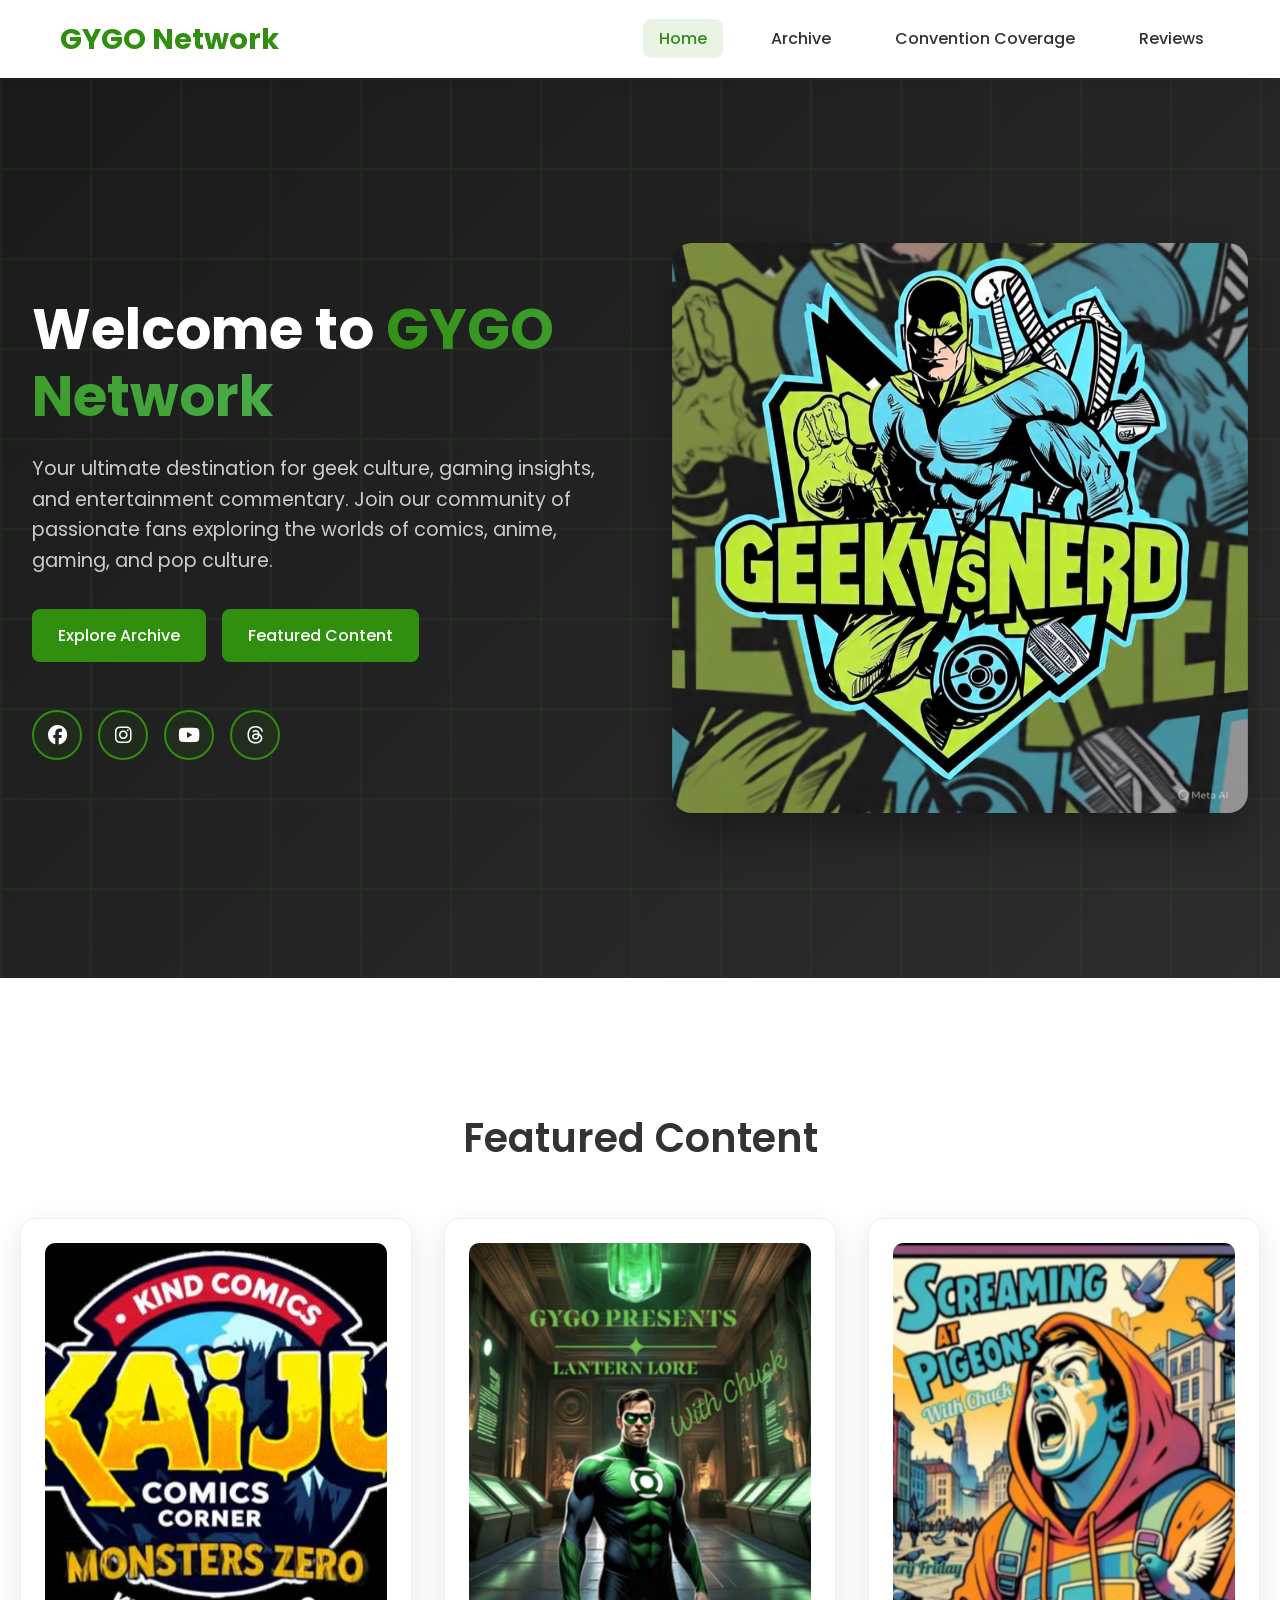
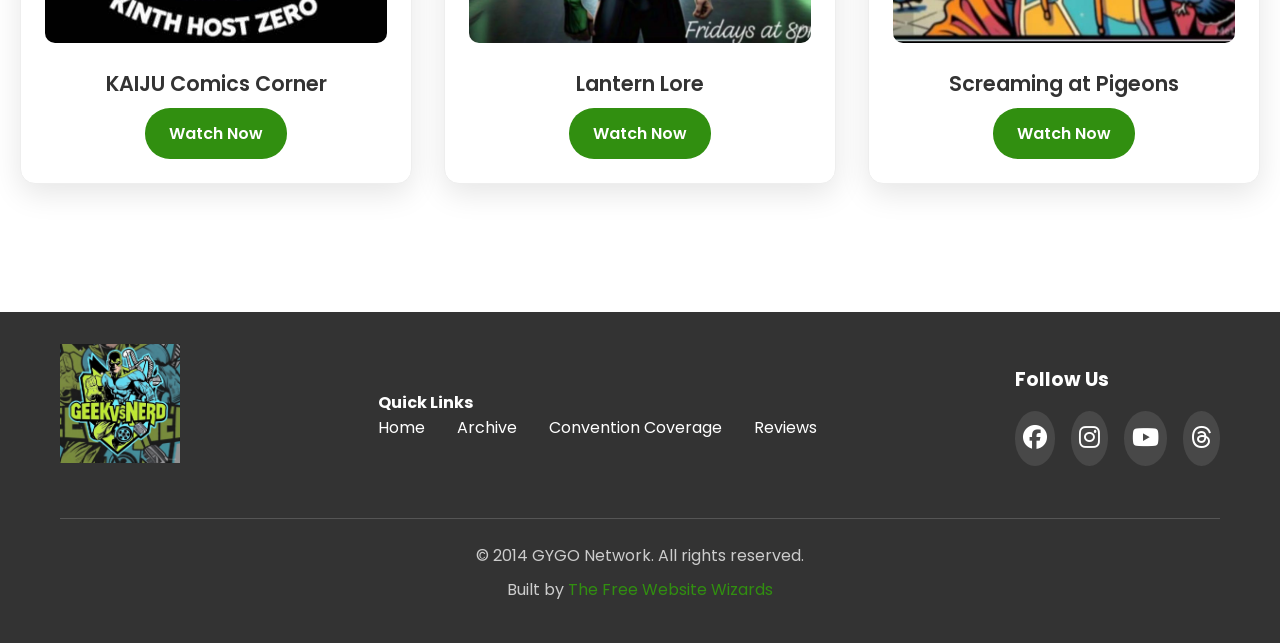
<file: index.html>
<!DOCTYPE html>
<html lang="en">
<head>
    <meta charset="UTF-8">
    <meta name="viewport" content="width=device-width, initial-scale=1.0">
    <title>GYGO Network - Podcasts • Reviews • Conventions</title>
    <link rel="stylesheet" href="styles.css">
    <link href="https://fonts.googleapis.com/css2?family=Poppins:wght@300;400;600;700&display=swap" rel="stylesheet">
    <!-- Font Awesome 6 Free (brands + solid) -->
    <link href="https://cdnjs.cloudflare.com/ajax/libs/font-awesome/6.5.2/css/all.min.css" rel="stylesheet">
</head>
<body>
    <!-- Header -->
    <header class="header">
        <div class="container">
            <div class="logo">
                <h1>GYGO Network</h1>
            </div>
            <nav class="nav">
                <ul class="nav-list">
                    <li><a href="index.html" class="nav-link active">Home</a></li>
                    <li><a href="archive.html" class="nav-link">Archive</a></li>
                    <li><a href="conventions.html" class="nav-link">Convention Coverage</a></li>
                    <li><a href="reviews.html" class="nav-link">Reviews</a></li>
                </ul>
            </nav>
            <div class="hamburger">
                <span></span>
                <span></span>
                <span></span>
            </div>
        </div>
    </header>

    <!-- Hero Section -->
    <section class="hero">
        <div class="hero-container">
            <div class="hero-left">
                <div class="hero-content">
                    <h1>Welcome to <span class="highlight">GYGO Network</span></h1>
                    <p>Your ultimate destination for geek culture, gaming insights, and entertainment commentary. Join our community of passionate fans exploring the worlds of comics, anime, gaming, and pop culture.</p>
                    <div class="cta-buttons">
                        <a href="archive.html" class="btn btn-primary">Explore Archive</a>
                        <a href="#featured" class="btn btn-secondary">Featured Content</a>
                    </div>
                    <div class="hero-social">
                        <a href="https://www.facebook.com/gygonetwork" target="_blank"><i class="fab fa-facebook"></i></a>
                        <a href="https://www.instagram.com/gygostudio/" target="_blank"><i class="fab fa-instagram"></i></a>
                        <a href="https://www.youtube.com/@GYGONetwork" target="_blank"><i class="fab fa-youtube"></i></a>
                        <a href="https://www.threads.com/@gygostudio" target="_blank"><i class="fab fa-threads"></i></a>
                    </div>
                </div>
            </div>
            <div class="hero-right">
                <img src="assets/hero.png" alt="GYGO Network Hero" class="hero-image">
            </div>
        </div>
    </section>

    <!-- Featured Section -->
    <section id="featured" class="featured">
        <div class="container">
            <h2>Featured Content</h2>
            <div class="featured-grid">
                <div class="featured-card">
                    <div class="card-image">
                        <img src="assets/1.png" alt="KAIJU Comics Corner">
                    </div>
                    <h3>KAIJU Comics Corner</h3>
                    <a href="#" class="card-link">Watch Now</a>
                </div>
                <div class="featured-card">
                    <div class="card-image">
                        <img src="assets/2.png" alt="Lantern Lore">
                    </div>
                    <h3>Lantern Lore</h3>
                    <a href="#" class="card-link">Watch Now</a>
                </div>
                <div class="featured-card">
                    <div class="card-image">
                        <img src="assets/3.png" alt="Screaming at Pigeons">
                    </div>
                    <h3>Screaming at Pigeons</h3>
                    <a href="#" class="card-link">Watch Now</a>
                </div>
            </div>
        </div>
    </section>

    <!-- Footer -->
    <footer class="footer">
        <div class="container">
            <div class="footer-content">
                <div class="footer-hero">
                    <img src="assets/hero.png" alt="GYGO Network" class="footer-logo">
                </div>
                <div class="footer-links">
                    <h4>Quick Links</h4>
                    <nav class="footer-nav">
                        <a href="index.html">Home</a>
                        <a href="archive.html">Archive</a>
                        <a href="conventions.html">Convention Coverage</a>
                        <a href="reviews.html">Reviews</a>
                    </nav>
                </div>
                <div class="footer-social">
                    <h4>Follow Us</h4>
                    <div class="social-icons">
                        <a href="https://www.facebook.com/gygonetwork" target="_blank"><i class="fab fa-facebook"></i></a>
                        <a href="https://www.instagram.com/gygostudio/" target="_blank"><i class="fab fa-instagram"></i></a>
                        <a href="https://www.youtube.com/@GYGONetwork" target="_blank"><i class="fab fa-youtube"></i></a>
                        <a href="https://www.threads.com/@gygostudio" target="_blank"><i class="fab fa-threads"></i></a>
                    </div>
                </div>
            </div>
            <div class="footer-bottom">
                <p>&copy; 2014 GYGO Network. All rights reserved.</p>
                <p class="footer-attribution">Built by <a href="https://thefreewebsitewizards.com/?fbclid=PAZXh0bgNhZW0CMTEAAad0Jm-GNlXnPPJ1LVG1DBVBoUGdRHC5m3FFwUqGHjUfujAnDPDhsINN8mAv1A_aem_owWh2qpkEErFPYCqV9cPEg" target="_blank">The Free Website Wizards</a></p>
            </div>
        </div>
    </footer>

    <script src="script.js"></script>
</body>
</html>
</file>
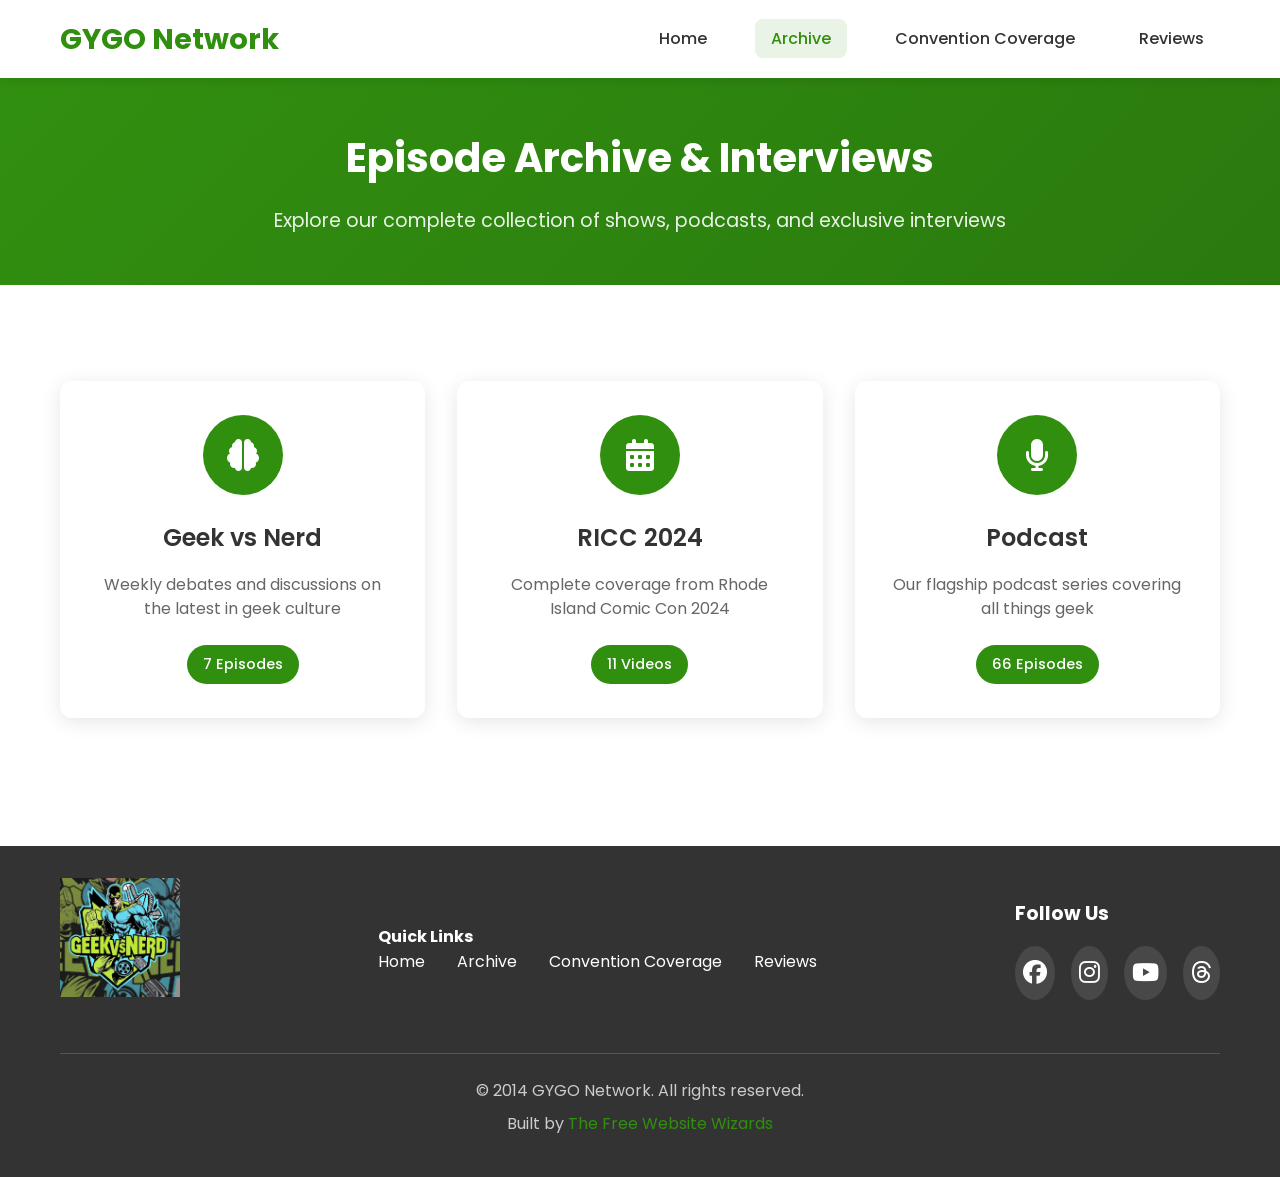
<file: archive.html>
<!DOCTYPE html>
<html lang="en">
<head>
    <meta charset="UTF-8">
    <meta name="viewport" content="width=device-width, initial-scale=1.0">
    <title>Episode Archive & Interviews - GYGO Network</title>
    <link rel="stylesheet" href="styles.css">
    <link href="https://fonts.googleapis.com/css2?family=Poppins:wght@300;400;600;700&display=swap" rel="stylesheet">
    <link rel="stylesheet" href="https://cdnjs.cloudflare.com/ajax/libs/font-awesome/6.0.0/css/all.min.css">
    <link href="https://cdnjs.cloudflare.com/ajax/libs/font-awesome/6.5.2/css/all.min.css" rel="stylesheet">
</head>
<body>
    <!-- Header -->
    <header class="header">
        <div class="container">
            <div class="logo">
                <h1>GYGO Network</h1>
            </div>
            <nav class="nav">
                <ul class="nav-list">
                    <li><a href="index.html" class="nav-link">Home</a></li>
                    <li><a href="archive.html" class="nav-link active">Archive</a></li>
                    <li><a href="conventions.html" class="nav-link">Convention Coverage</a></li>
                    <li><a href="reviews.html" class="nav-link">Reviews</a></li>
                </ul>
            </nav>
            <div class="hamburger">
                <span></span>
                <span></span>
                <span></span>
            </div>
        </div>
    </header>

    <!-- Archive Hero Section -->
    <section class="page-hero">
        <div class="container">
            <h1>Episode Archive & Interviews</h1>
            <p>Explore our complete collection of shows, podcasts, and exclusive interviews</p>
        </div>
    </section>

    <!-- Archive Categories -->
    <section class="archive-categories">
        <div class="container">
            <div class="categories-grid">
                <a href="geek-vs-nerd.html" class="category-card">
                    <div class="category-icon">
                        <i class="fas fa-brain"></i>
                    </div>
                    <h3>Geek vs Nerd</h3>
                    <p>Weekly debates and discussions on the latest in geek culture</p>
                    <span class="category-count">7 Episodes</span>
                </a>
                
                <a href="ricc-2024.html" class="category-card">
                    <div class="category-icon">
                        <i class="fas fa-calendar-alt"></i>
                    </div>
                    <h3>RICC 2024</h3>
                    <p>Complete coverage from Rhode Island Comic Con 2024</p>
                    <span class="category-count">11 Videos</span>
                </a>
                
                <a href="podcast.html" class="category-card">
                    <div class="category-icon">
                        <i class="fas fa-microphone"></i>
                    </div>
                    <h3>Podcast</h3>
                    <p>Our flagship podcast series covering all things geek</p>
                    <span class="category-count">66 Episodes</span>
                </a>
                
                <!--<a href="commentary.html" class="category-card">
                    <div class="category-icon">
                        <i class="fas fa-comments"></i>
                    </div>
                    <h3>Commentary</h3>
                    <p>In-depth commentary tracks and analysis</p>
                    <span class="category-count">30+ Videos</span>
                </a>
                
                <a href="old-school-gygo.html" class="category-card">
                    <div class="category-icon">
                        <i class="fas fa-history"></i>
                    </div>
                    <h3>Old School GYGO</h3>
                    <p>Classic episodes from the early days of GYGO Network</p>
                    <span class="category-count">50+ Episodes</span>
                </a>-->
            </div>
        </div>
    </section>

    <!-- 
    <section class="recent-episodes">
        <div class="container">
            <h2>Recent Episodes</h2>
            <div class="episodes-grid">
                <div class="episode-card">
                    <div class="episode-thumbnail">
                        <img src="https://via.placeholder.com/300x200/318f10/ffffff?text=Latest+Episode" alt="Latest Episode">
                        <div class="play-button">
                            <i class="fas fa-play"></i>
                        </div>
                    </div>
                    <div class="episode-info">
                        <h4>Episode 125: Marvel vs DC Debate</h4>
                        <p class="episode-date">December 15, 2024</p>
                        <p class="episode-description">The ultimate showdown between Marvel and DC universes...</p>
                    </div>
                </div>
                
                <div class="episode-card">
                    <div class="episode-thumbnail">
                        <img src="https://via.placeholder.com/300x200/318f10/ffffff?text=Convention+Special" alt="Convention Special">
                        <div class="play-button">
                            <i class="fas fa-play"></i>
                        </div>
                    </div>
                    <div class="episode-info">
                        <h4>RICC 2024 Highlights</h4>
                        <p class="episode-date">December 10, 2024</p>
                        <p class="episode-description">Best moments and interviews from Rhode Island Comic Con...</p>
                    </div>
                </div>
                
                <div class="episode-card">
                    <div class="episode-thumbnail">
                        <img src="https://via.placeholder.com/300x200/318f10/ffffff?text=Celebrity+Interview" alt="Celebrity Interview">
                        <div class="play-button">
                            <i class="fas fa-play"></i>
                        </div>
                    </div>
                    <div class="episode-info">
                        <h4>Exclusive: Voice Actor Spotlight</h4>
                        <p class="episode-date">December 5, 2024</p>
                        <p class="episode-description">Behind the scenes with top voice actors in animation...</p>
                    </div>
                </div>
            </div>
        </div>
    </section>-->

    <!-- Footer -->
    <footer class="footer">
        <div class="container">
            <div class="footer-content">
                <div class="footer-hero">
                    <img src="assets/hero.png" alt="GYGO Network" class="footer-logo">
                </div>
                <div class="footer-links">
                    <h4>Quick Links</h4>
                    <nav class="footer-nav">
                        <a href="index.html">Home</a>
                        <a href="archive.html">Archive</a>
                        <a href="conventions.html">Convention Coverage</a>
                        <a href="reviews.html">Reviews</a>
                    </nav>
                </div>
                <div class="footer-social">
                    <h4>Follow Us</h4>
                    <div class="social-icons">
                        <a href="https://www.facebook.com/gygonetwork" target="_blank"><i class="fab fa-facebook"></i></a>
                        <a href="https://www.instagram.com/gygostudio/" target="_blank"><i class="fab fa-instagram"></i></a>
                        <a href="https://www.youtube.com/@GYGONetwork" target="_blank"><i class="fab fa-youtube"></i></a>
                        <a href="https://www.threads.com/@gygostudio" target="_blank"><i class="fab fa-threads"></i></a>
                    </div>
                </div>
            </div>
            <div class="footer-bottom">
                <p>&copy; 2014 GYGO Network. All rights reserved.</p>
                <p class="footer-attribution">Built by <a href="https://thefreewebsitewizards.com/?fbclid=PAZXh0bgNhZW0CMTEAAad0Jm-GNlXnPPJ1LVG1DBVBoUGdRHC5m3FFwUqGHjUfujAnDPDhsINN8mAv1A_aem_owWh2qpkEErFPYCqV9cPEg" target="_blank">The Free Website Wizards</a></p>
            </div>
        </div>
    </footer>

    <script src="script.js"></script>
</body>
</html>
</file>
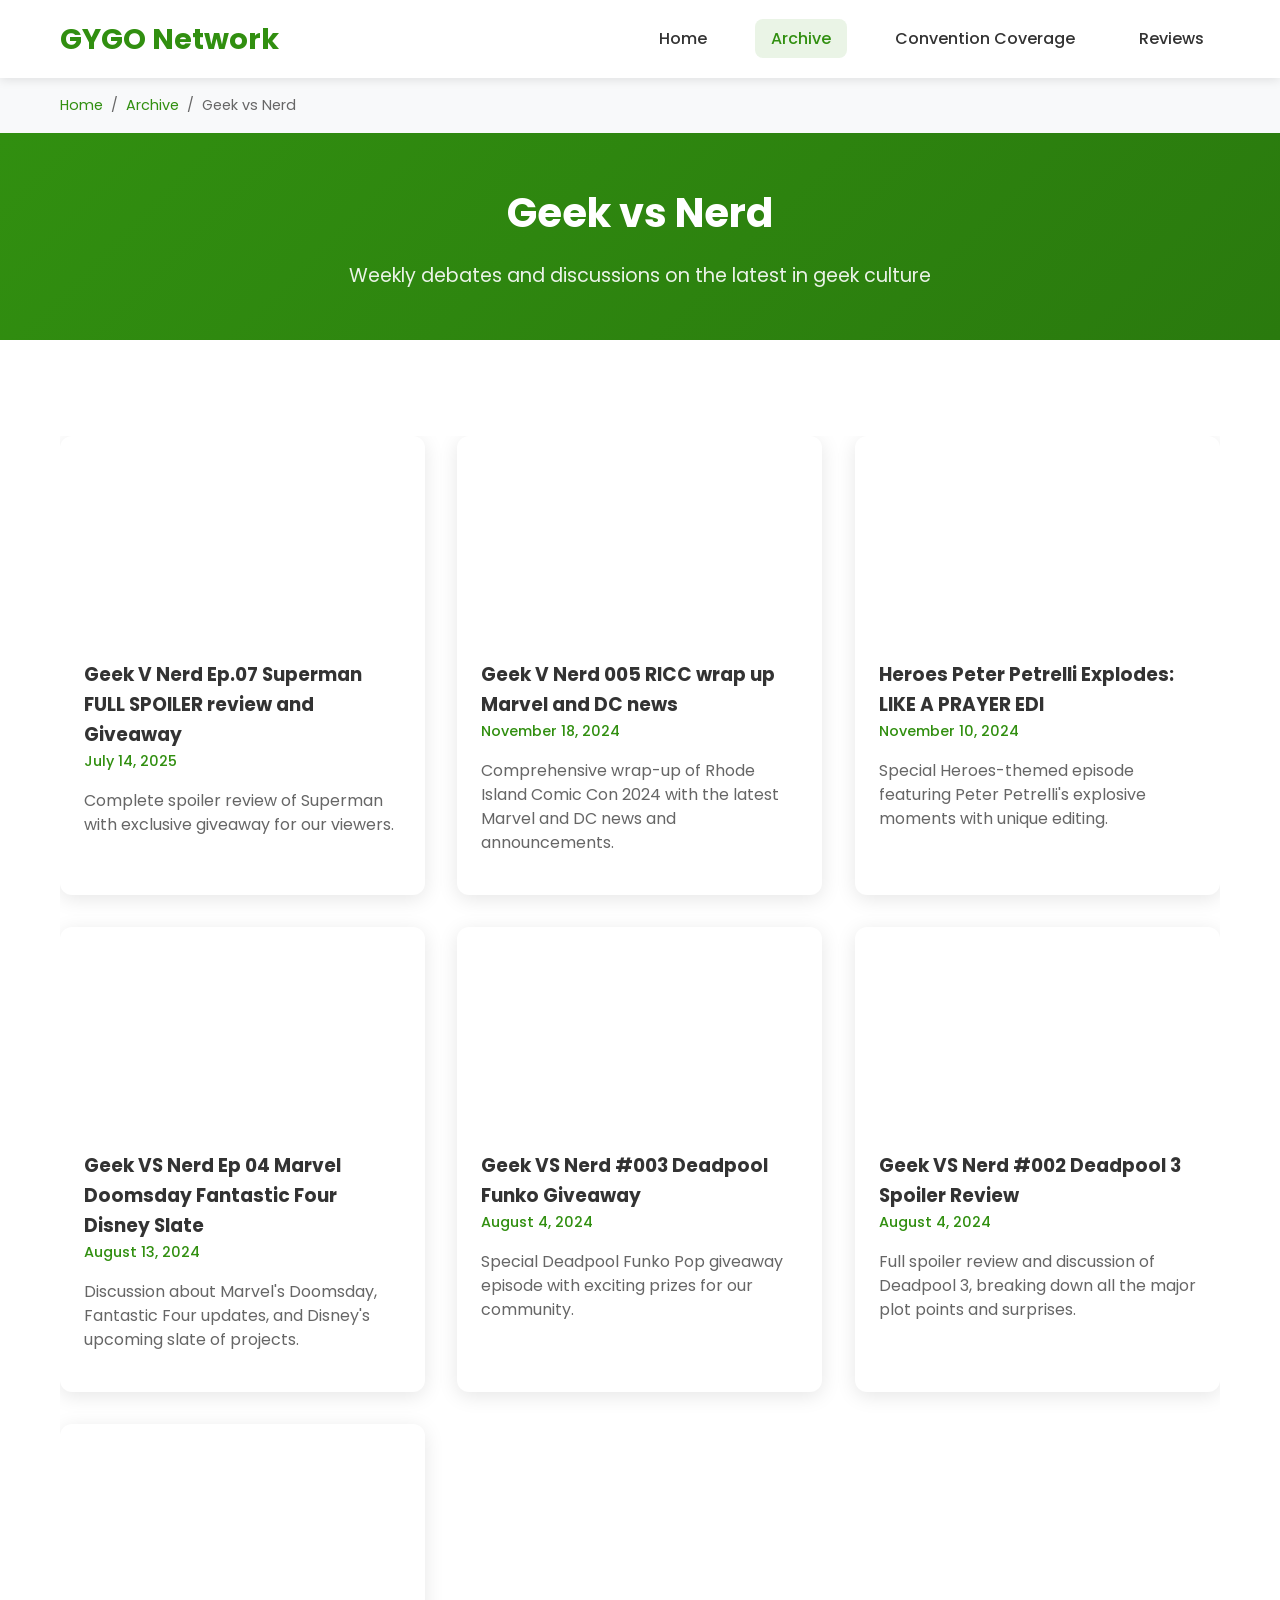
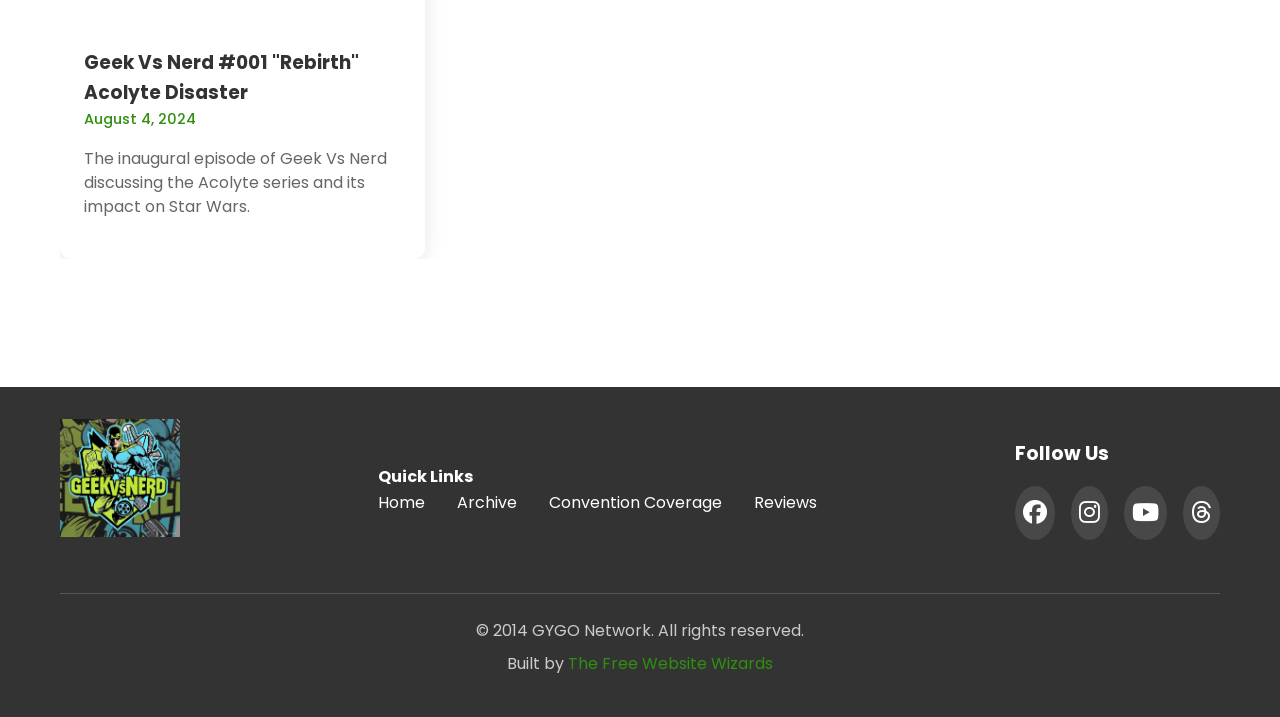
<file: geek-vs-nerd.html>
<!DOCTYPE html>
<html lang="en">
<head>
    <meta charset="UTF-8">
    <meta name="viewport" content="width=device-width, initial-scale=1.0">
    <title>Geek vs Nerd - GYGO Network</title>
    <link rel="stylesheet" href="styles.css">
    <link href="https://fonts.googleapis.com/css2?family=Poppins:wght@300;400;600;700&display=swap" rel="stylesheet">
    <link rel="stylesheet" href="https://cdnjs.cloudflare.com/ajax/libs/font-awesome/6.0.0/css/all.min.css">
    <link href="https://cdnjs.cloudflare.com/ajax/libs/font-awesome/6.5.2/css/all.min.css" rel="stylesheet">
</head>
<body>
    <!-- Header -->
    <header class="header">
        <div class="container">
            <div class="logo">
                <h1>GYGO Network</h1>
            </div>
            <nav class="nav">
                <ul class="nav-list">
                    <li><a href="index.html" class="nav-link">Home</a></li>
                    <li><a href="archive.html" class="nav-link active">Archive</a></li>
                    <li><a href="conventions.html" class="nav-link">Convention Coverage</a></li>
                    <li><a href="reviews.html" class="nav-link">Reviews</a></li>
                </ul>
            </nav>
            <div class="hamburger">
                <span></span>
                <span></span>
                <span></span>
            </div>
        </div>
    </header>

    <!-- Breadcrumb -->
    <section class="breadcrumb">
        <div class="container">
            <nav class="breadcrumb-nav">
                <a href="index.html">Home</a>
                <span>/</span>
                <a href="archive.html">Archive</a>
                <span>/</span>
                <span>Geek vs Nerd</span>
            </nav>
        </div>
    </section>

    <!-- Page Hero -->
    <section class="page-hero">
        <div class="container">
            <h1>Geek vs Nerd</h1>
            <p>Weekly debates and discussions on the latest in geek culture</p>
        </div>
    </section>

    <!-- Video Grid -->
    <section class="video-section">
        <div class="container">
            <div class="video-grid">
                <!-- Video Card 1 -->
                <div class="video-card">
                    <div class="video-wrapper">
                        <iframe src="https://www.youtube.com/embed/YFUWHbtQJZI" 
                                title="Geek V Nerd Ep.07 Superman FULL SPOILER review and Giveaway" 
                                frameborder="0" 
                                allow="accelerometer; autoplay; clipboard-write; encrypted-media; gyroscope; picture-in-picture" 
                                allowfullscreen>
                        </iframe>
                    </div>
                    <div class="video-info">
                        <h3>Geek V Nerd Ep.07 Superman FULL SPOILER review and Giveaway</h3>
                        <p class="video-date">July 14, 2025</p>
                        <p class="video-description">Complete spoiler review of Superman with exclusive giveaway for our viewers.</p>
                    </div>
                </div>

                <!-- Video Card 2 -->
                <div class="video-card">
                    <div class="video-wrapper">
                        <iframe src="https://www.youtube.com/embed/CGUruXMDbtk" 
                                title="Geek V Nerd 005 RICC wrap up Marvel and DC news" 
                                frameborder="0" 
                                allow="accelerometer; autoplay; clipboard-write; encrypted-media; gyroscope; picture-in-picture" 
                                allowfullscreen>
                        </iframe>
                    </div>
                    <div class="video-info">
                        <h3>Geek V Nerd 005 RICC wrap up Marvel and DC news</h3>
                        <p class="video-date">November 18, 2024</p>
                        <p class="video-description">Comprehensive wrap-up of Rhode Island Comic Con 2024 with the latest Marvel and DC news and announcements.</p>
                    </div>
                </div>

                <!-- Video Card 3 -->
                <div class="video-card">
                    <div class="video-wrapper">
                        <iframe src="https://www.youtube.com/embed/kGv7oNXbyD8" 
                                title="Heroes Peter Petrelli Explodes: LIKE A PRAYER EDI" 
                                frameborder="0" 
                                allow="accelerometer; autoplay; clipboard-write; encrypted-media; gyroscope; picture-in-picture" 
                                allowfullscreen>
                        </iframe>
                    </div>
                    <div class="video-info">
                        <h3>Heroes Peter Petrelli Explodes: LIKE A PRAYER EDI</h3>
                        <p class="video-date">November 10, 2024</p>
                        <p class="video-description">Special Heroes-themed episode featuring Peter Petrelli's explosive moments with unique editing.</p>
                    </div>
                </div>

                <!-- Video Card 4 -->
                <div class="video-card">
                    <div class="video-wrapper">
                        <iframe src="https://www.youtube.com/embed/ZhQ7VEPEqdc" 
                                title="Geek VS Nerd Ep 04 Marvel Doomsday Fantastic Four Disney Slate" 
                                frameborder="0" 
                                allow="accelerometer; autoplay; clipboard-write; encrypted-media; gyroscope; picture-in-picture" 
                                allowfullscreen>
                        </iframe>
                    </div>
                    <div class="video-info">
                        <h3>Geek VS Nerd Ep 04 Marvel Doomsday Fantastic Four Disney Slate</h3>
                        <p class="video-date">August 13, 2024</p>
                        <p class="video-description">Discussion about Marvel's Doomsday, Fantastic Four updates, and Disney's upcoming slate of projects.</p>
                    </div>
                </div>

                <!-- Video Card 5 -->
                <div class="video-card">
                    <div class="video-wrapper">
                        <iframe src="https://www.youtube.com/embed/hsexTrazCAc" 
                                title="Geek VS Nerd #003 Deadpool Funko Giveaway" 
                                frameborder="0" 
                                allow="accelerometer; autoplay; clipboard-write; encrypted-media; gyroscope; picture-in-picture" 
                                allowfullscreen>
                        </iframe>
                    </div>
                    <div class="video-info">
                        <h3>Geek VS Nerd #003 Deadpool Funko Giveaway</h3>
                        <p class="video-date">August 4, 2024</p>
                        <p class="video-description">Special Deadpool Funko Pop giveaway episode with exciting prizes for our community.</p>
                    </div>
                </div>

                <!-- Video Card 6 -->
                <div class="video-card">
                    <div class="video-wrapper">
                        <iframe src="https://www.youtube.com/embed/dn55IhpSNww" 
                                title="Geek VS Nerd #002 Deadpool 3 Spoiler Review" 
                                frameborder="0" 
                                allow="accelerometer; autoplay; clipboard-write; encrypted-media; gyroscope; picture-in-picture" 
                                allowfullscreen>
                        </iframe>
                    </div>
                    <div class="video-info">
                        <h3>Geek VS Nerd #002 Deadpool 3 Spoiler Review</h3>
                        <p class="video-date">August 4, 2024</p>
                        <p class="video-description">Full spoiler review and discussion of Deadpool 3, breaking down all the major plot points and surprises.</p>
                    </div>
                </div>

                <!-- Video Card 7 -->
                <div class="video-card">
                    <div class="video-wrapper">
                        <iframe src="https://www.youtube.com/embed/Dnxnk0eV0JA" 
                                title="Geek Vs Nerd #001 Rebirth Acolyte Disaster" 
                                frameborder="0" 
                                allow="accelerometer; autoplay; clipboard-write; encrypted-media; gyroscope; picture-in-picture" 
                                allowfullscreen>
                        </iframe>
                    </div>
                    <div class="video-info">
                        <h3>Geek Vs Nerd #001 "Rebirth" Acolyte Disaster</h3>
                        <p class="video-date">August 4, 2024</p>
                        <p class="video-description">The inaugural episode of Geek Vs Nerd discussing the Acolyte series and its impact on Star Wars.</p>
                    </div>
                </div>
            </div>
        </div>
    </section>

    <!-- Footer -->
    <footer class="footer">
        <div class="container">
            <div class="footer-content">
                <div class="footer-hero">
                    <img src="assets/hero.png" alt="GYGO Network" class="footer-logo">
                </div>
                <div class="footer-links">
                    <h4>Quick Links</h4>
                    <nav class="footer-nav">
                        <a href="index.html">Home</a>
                        <a href="archive.html">Archive</a>
                        <a href="conventions.html">Convention Coverage</a>
                        <a href="reviews.html">Reviews</a>
                    </nav>
                </div>
                <div class="footer-social">
                    <h4>Follow Us</h4>
                    <div class="social-icons">
                        <a href="https://www.facebook.com/gygonetwork" target="_blank"><i class="fab fa-facebook"></i></a>
                        <a href="https://www.instagram.com/gygostudio/" target="_blank"><i class="fab fa-instagram"></i></a>
                        <a href="https://www.youtube.com/@GYGONetwork" target="_blank"><i class="fab fa-youtube"></i></a>
                        <a href="https://www.threads.com/@gygostudio" target="_blank"><i class="fab fa-threads"></i></a>
                    </div>
                </div>
            </div>
            <div class="footer-bottom">
                <p>&copy; 2014 GYGO Network. All rights reserved.</p>
                <p class="footer-attribution">Built by <a href="https://thefreewebsitewizards.com/?fbclid=PAZXh0bgNhZW0CMTEAAad0Jm-GNlXnPPJ1LVG1DBVBoUGdRHC5m3FFwUqGHjUfujAnDPDhsINN8mAv1A_aem_owWh2qpkEErFPYCqV9cPEg" target="_blank">The Free Website Wizards</a></p>
            </div>
        </div>
    </footer>

    <script src="script.js"></script>
</body>
</html>
</file>
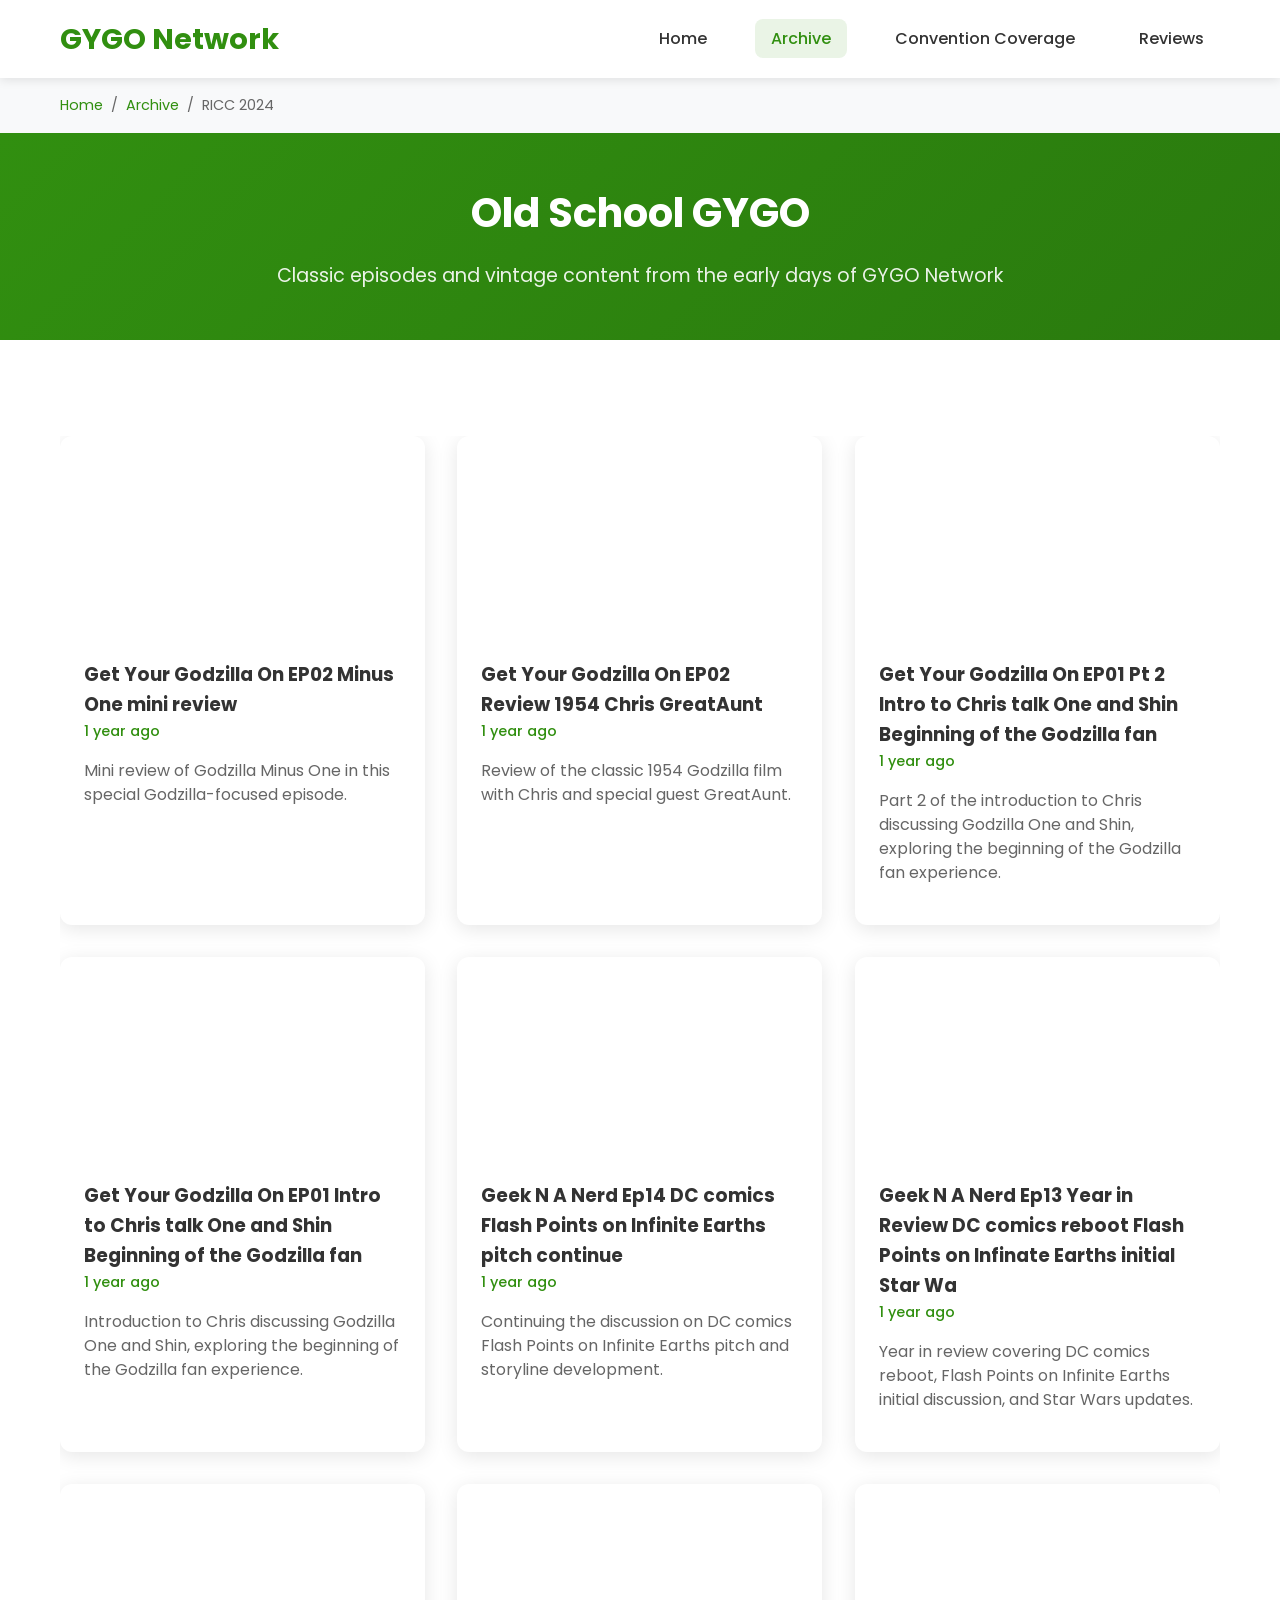
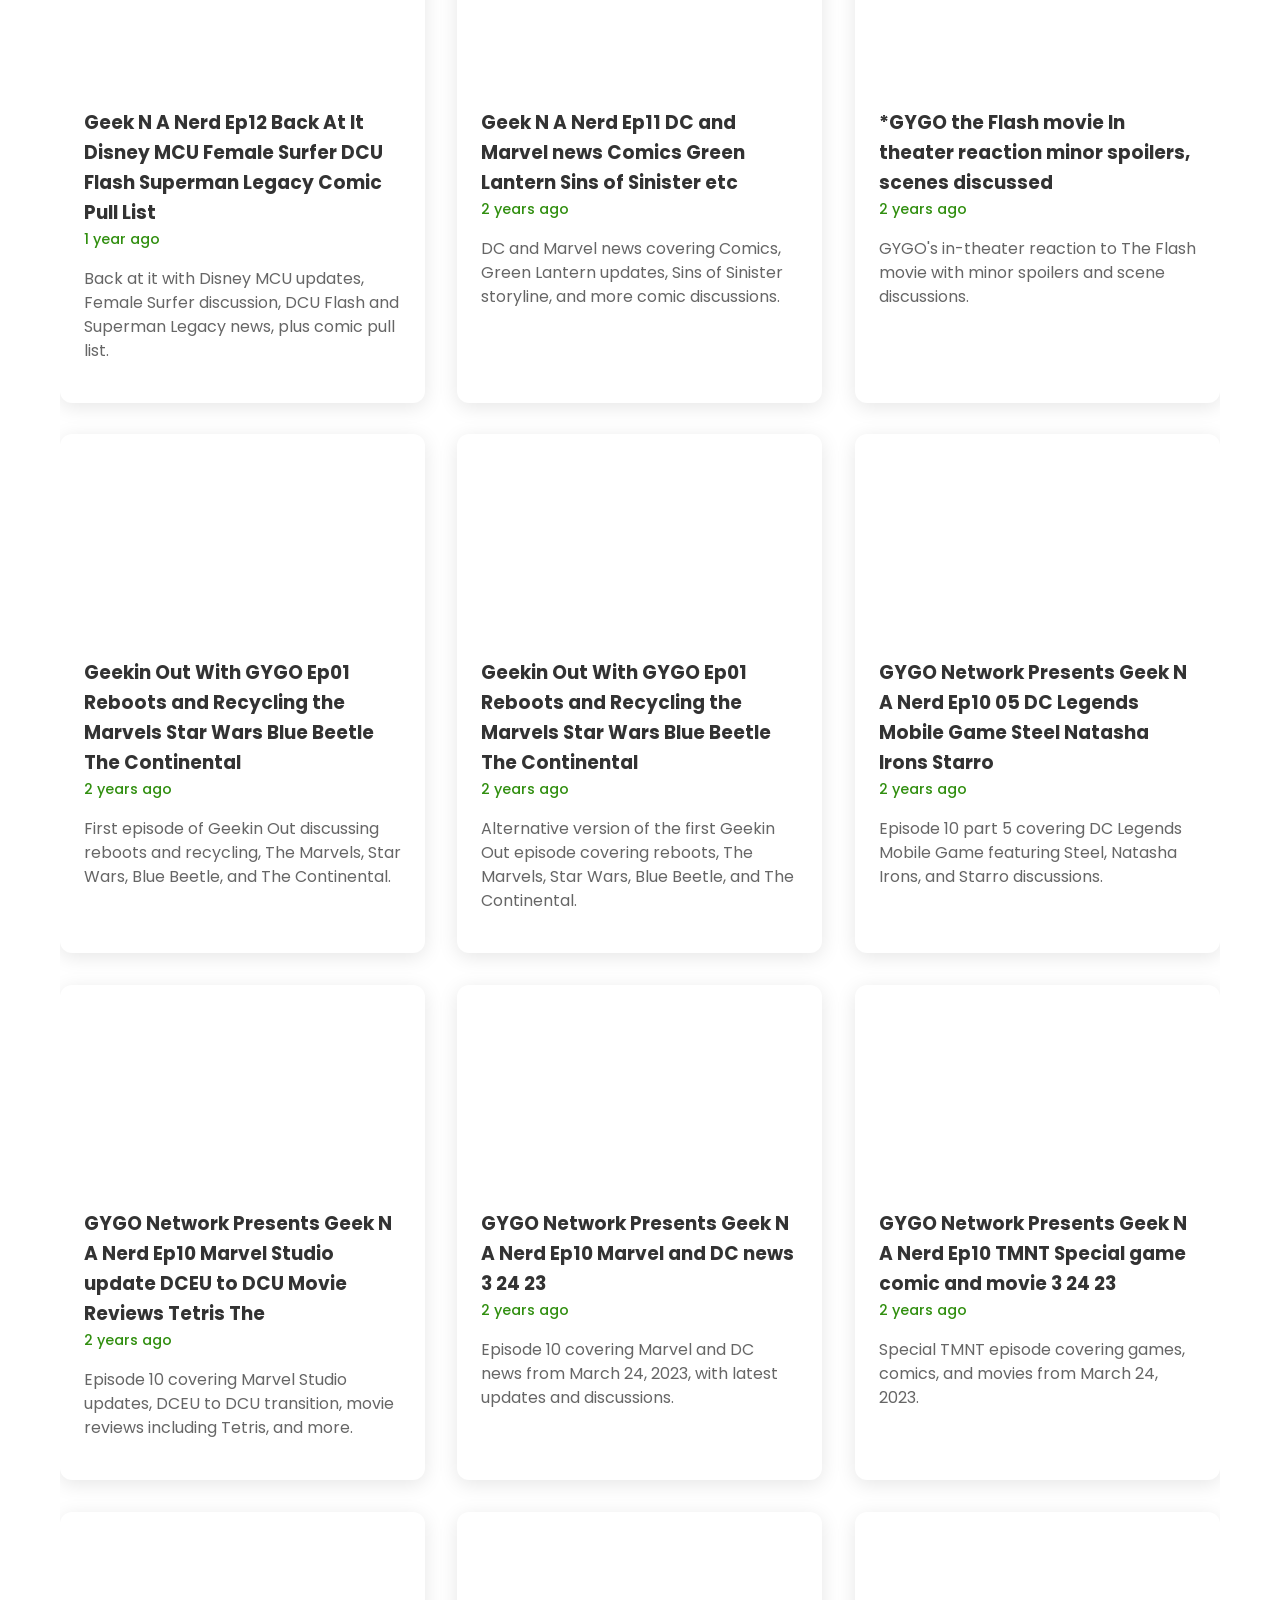
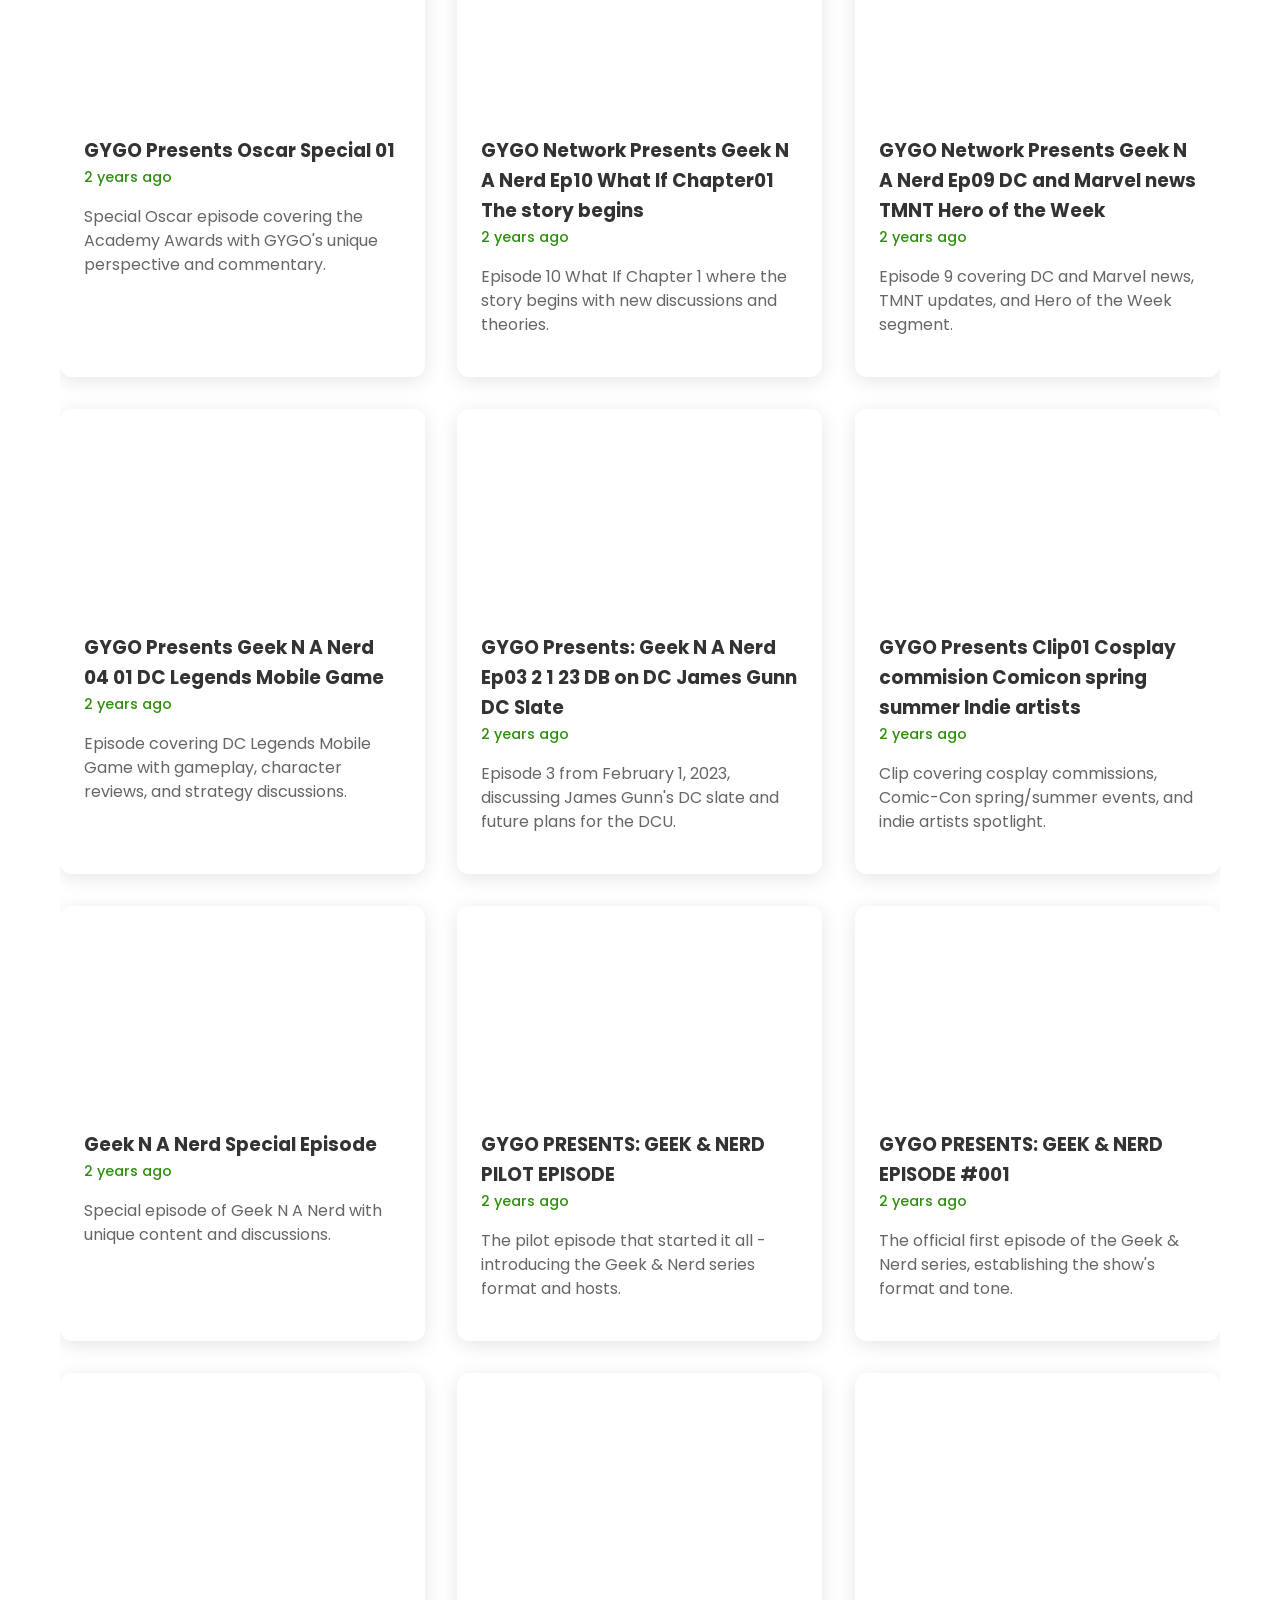
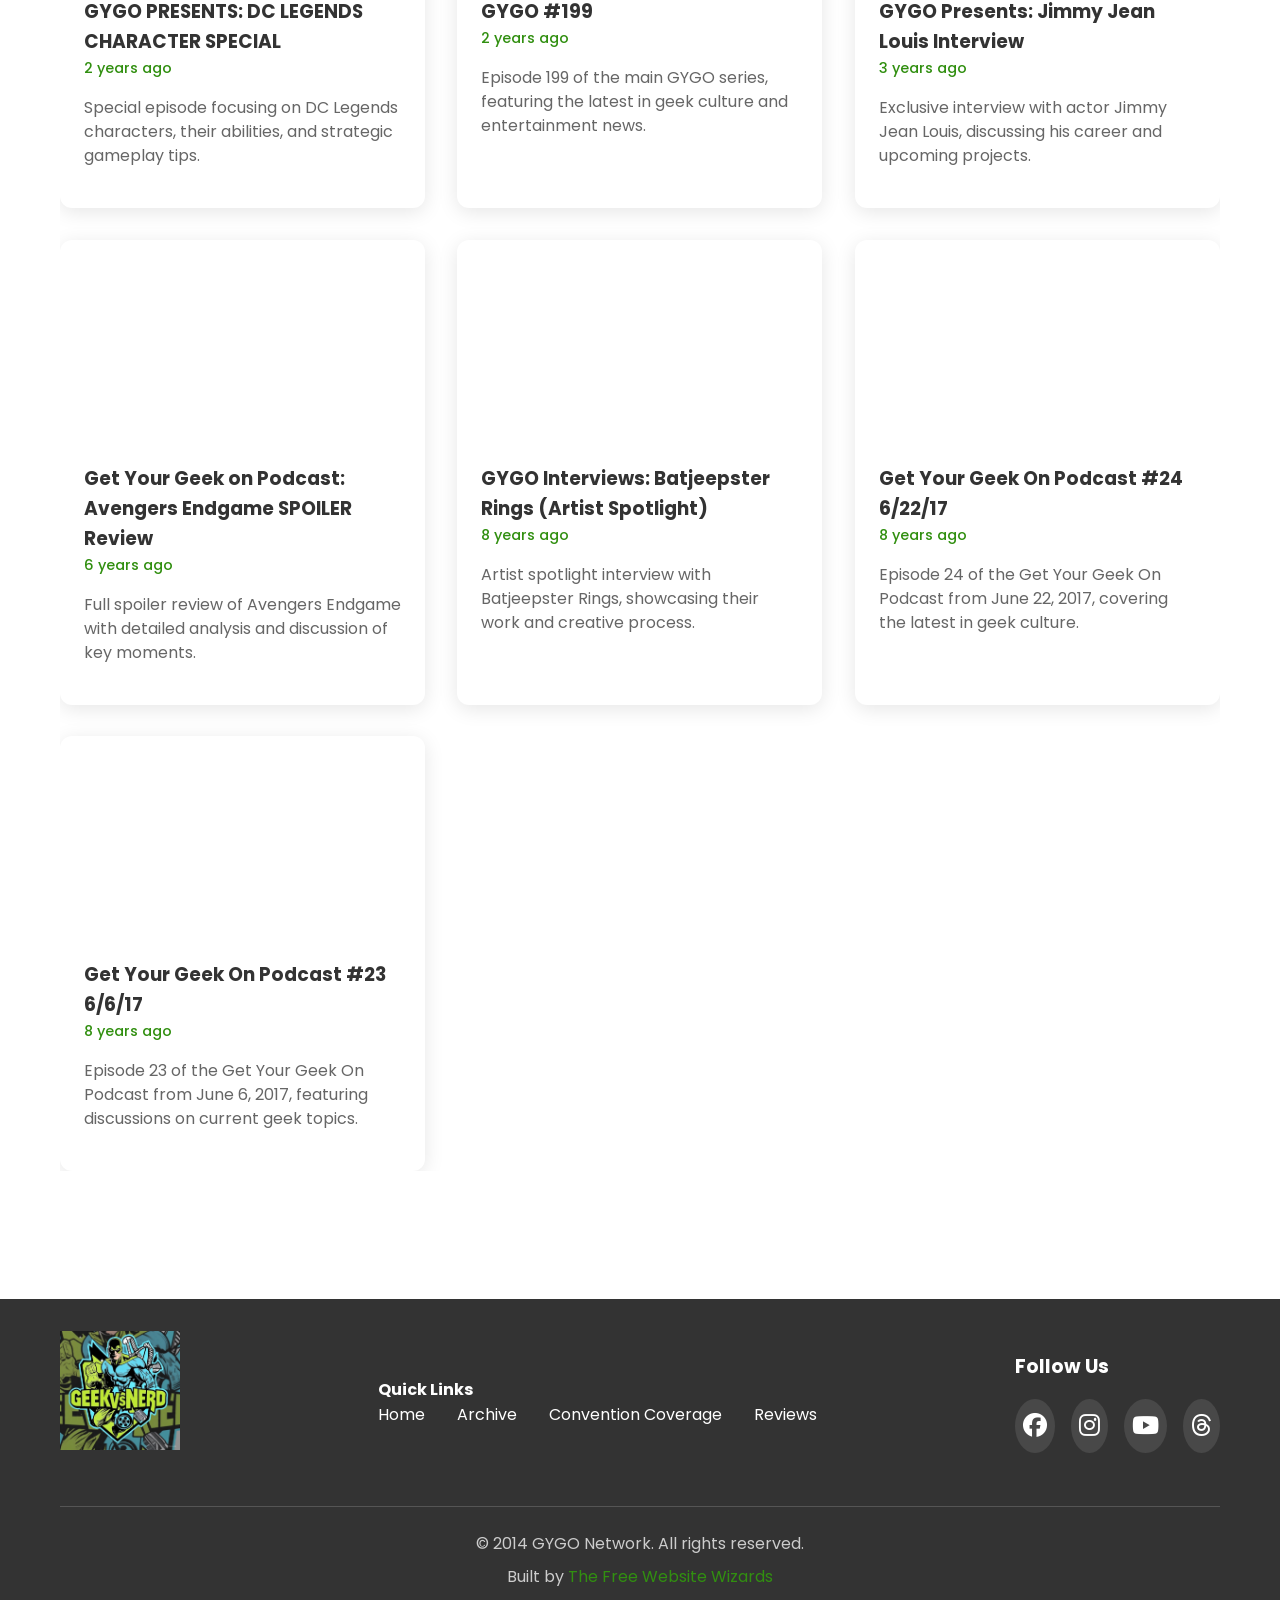
<file: old-school-gygo.html>
<!DOCTYPE html>
<html lang="en">
<head>
    <meta charset="UTF-8">
    <meta name="viewport" content="width=device-width, initial-scale=1.0">
    <title>Old School GYGO - GYGO Network</title>
    <link rel="stylesheet" href="styles.css">
    <link href="https://fonts.googleapis.com/css2?family=Poppins:wght@300;400;500;600;700&display=swap" rel="stylesheet">
    <link href="https://cdnjs.cloudflare.com/ajax/libs/font-awesome/6.5.2/css/all.min.css" rel="stylesheet">
</head>
<body>
<!-- Header -->
    <header class="header">
        <div class="container">
            <div class="logo">
                <h1>GYGO Network</h1>
            </div>
            <nav class="nav">
                <ul class="nav-list">
                    <li><a href="index.html" class="nav-link">Home</a></li>
                    <li><a href="archive.html" class="nav-link active">Archive</a></li>
                    <li><a href="conventions.html" class="nav-link">Convention Coverage</a></li>
                    <li><a href="reviews.html" class="nav-link">Reviews</a></li>
                </ul>
            </nav>
            <div class="hamburger">
                <span></span>
                <span></span>
                <span></span>
            </div>
        </div>
    </header>

    <!-- Breadcrumb -->
    <section class="breadcrumb">
        <div class="container">
            <nav class="breadcrumb-nav">
                <a href="index.html">Home</a>
                <span>/</span>
                <a href="archive.html">Archive</a>
                <span>/</span>
                <span>RICC 2024</span>
            </nav>
        </div>
    </section>

    <!-- Page Hero -->
    <section class="page-hero">
        <div class="container">
            <h1>Old School GYGO</h1>
            <p>Classic episodes and vintage content from the early days of GYGO Network</p>
        </div>
    </section>

        <section class="video-section">
            <div class="container">
                <div class="video-grid">
                    <div class="video-card">
                        <div class="video-wrapper">
                            <iframe src="https://www.youtube.com/embed/VkFhfEe1nhk" 
                                    title="Get Your Godzilla On EP02 Minus One mini review" 
                                    frameborder="0" 
                                    allow="accelerometer; autoplay; clipboard-write; encrypted-media; gyroscope; picture-in-picture" 
                                    allowfullscreen>
                            </iframe>
                        </div>
                        <div class="video-info">
                            <h3>Get Your Godzilla On EP02 Minus One mini review</h3>
                            <p class="video-date">1 year ago</p>
                            <p class="video-description">Mini review of Godzilla Minus One in this special Godzilla-focused episode.</p>
                        </div>
                    </div>

                    <div class="video-card">
                        <div class="video-wrapper">
                            <iframe src="https://www.youtube.com/embed/sxq2YP2eZf0" 
                                    title="Get Your Godzilla On EP02 Review 1954 Chris GreatAunt" 
                                    frameborder="0" 
                                    allow="accelerometer; autoplay; clipboard-write; encrypted-media; gyroscope; picture-in-picture" 
                                    allowfullscreen>
                            </iframe>
                        </div>
                        <div class="video-info">
                            <h3>Get Your Godzilla On EP02 Review 1954 Chris GreatAunt</h3>
                            <p class="video-date">1 year ago</p>
                            <p class="video-description">Review of the classic 1954 Godzilla film with Chris and special guest GreatAunt.</p>
                        </div>
                    </div>

                    <div class="video-card">
                        <div class="video-wrapper">
                            <iframe src="https://www.youtube.com/embed/6Ut4zZheBNE" 
                                    title="Get Your Godzilla On EP01 Pt 2 Intro to Chris talk One and Shin Beginning of the Godzilla fan" 
                                    frameborder="0" 
                                    allow="accelerometer; autoplay; clipboard-write; encrypted-media; gyroscope; picture-in-picture" 
                                    allowfullscreen>
                            </iframe>
                        </div>
                        <div class="video-info">
                            <h3>Get Your Godzilla On EP01 Pt 2 Intro to Chris talk One and Shin Beginning of the Godzilla fan</h3>
                            <p class="video-date">1 year ago</p>
                            <p class="video-description">Part 2 of the introduction to Chris discussing Godzilla One and Shin, exploring the beginning of the Godzilla fan experience.</p>
                        </div>
                    </div>

                    <div class="video-card">
                        <div class="video-wrapper">
                            <iframe src="https://www.youtube.com/embed/RJF7HJzYFb4" frameborder="0" allowfullscreen title="Get Your Godzilla On EP01 Intro to Chris talk One and Shin Beginning of the Godzilla fan" allow="accelerometer; autoplay; clipboard-write; encrypted-media; gyroscope; picture-in-picture; web-share"></iframe>
                        </div>
                        <div class="video-info">
                            <h3>Get Your Godzilla On EP01 Intro to Chris talk One and Shin Beginning of the Godzilla fan</h3>
                            <p class="video-date">1 year ago</p>
                            <p class="video-description">Introduction to Chris discussing Godzilla One and Shin, exploring the beginning of the Godzilla fan experience.</p>
                        </div>
                    </div>

                    <div class="video-card">
                        <div class="video-wrapper">
                            <iframe src="https://www.youtube.com/embed/BGDyuD4dWC0" frameborder="0" allowfullscreen title="Geek N A Nerd Ep14 DC comics Flash Points on Infinite Earths pitch continue" allow="accelerometer; autoplay; clipboard-write; encrypted-media; gyroscope; picture-in-picture; web-share"></iframe>
                        </div>
                        <div class="video-info">
                            <h3>Geek N A Nerd Ep14 DC comics Flash Points on Infinite Earths pitch continue</h3>
                            <p class="video-date">1 year ago</p>
                            <p class="video-description">Continuing the discussion on DC comics Flash Points on Infinite Earths pitch and storyline development.</p>
                        </div>
                    </div>

                    <div class="video-card">
                        <div class="video-wrapper">
                            <iframe src="https://www.youtube.com/embed/LaLbVcJiHsU" frameborder="0" allowfullscreen title="Geek N A Nerd Ep13 Year in Review DC comics reboot Flash Points on Infinate Earths initial Star Wa" allow="accelerometer; autoplay; clipboard-write; encrypted-media; gyroscope; picture-in-picture; web-share"></iframe>
                        </div>
                        <div class="video-info">
                            <h3>Geek N A Nerd Ep13 Year in Review DC comics reboot Flash Points on Infinate Earths initial Star Wa</h3>
                            <p class="video-date">1 year ago</p>
                            <p class="video-description">Year in review covering DC comics reboot, Flash Points on Infinite Earths initial discussion, and Star Wars updates.</p>
                        </div>
                    </div>

                    <div class="video-card">
                        <div class="video-wrapper">
                            <iframe src="https://www.youtube.com/embed/MGqcv2vwrq4" frameborder="0" allowfullscreen title="Geek N A Nerd Ep12 Back At It Disney MCU Female Surfer DCU Flash Superman Legacy Comic Pull List" allow="accelerometer; autoplay; clipboard-write; encrypted-media; gyroscope; picture-in-picture; web-share"></iframe>
                        </div>
                        <div class="video-info">
                            <h3>Geek N A Nerd Ep12 Back At It Disney MCU Female Surfer DCU Flash Superman Legacy Comic Pull List</h3>
                            <p class="video-date">1 year ago</p>
                            <p class="video-description">Back at it with Disney MCU updates, Female Surfer discussion, DCU Flash and Superman Legacy news, plus comic pull list.</p>
                        </div>
                    </div>

                    <div class="video-card">
                        <div class="video-wrapper">
                            <iframe src="https://www.youtube.com/embed/mD5rFCL3au0" frameborder="0" allowfullscreen title="Geek N A Nerd Ep11 DC and Marvel news Comics Green Lantern Sins of Sinister etc" allow="accelerometer; autoplay; clipboard-write; encrypted-media; gyroscope; picture-in-picture; web-share"></iframe>
                        </div>
                        <div class="video-info">
                            <h3>Geek N A Nerd Ep11 DC and Marvel news Comics Green Lantern Sins of Sinister etc</h3>
                            <p class="video-date">2 years ago</p>
                            <p class="video-description">DC and Marvel news covering Comics, Green Lantern updates, Sins of Sinister storyline, and more comic discussions.</p>
                        </div>
                    </div>

                    <div class="video-card">
                        <div class="video-wrapper">
                            <iframe src="https://www.youtube.com/embed/inGdG28WIMo" frameborder="0" allowfullscreen title="*GYGO the Flash movie In theater reaction minor spoilers, scenes discussed" allow="accelerometer; autoplay; clipboard-write; encrypted-media; gyroscope; picture-in-picture; web-share"></iframe>
                        </div>
                        <div class="video-info">
                            <h3>*GYGO the Flash movie In theater reaction minor spoilers, scenes discussed</h3>
                            <p class="video-date">2 years ago</p>
                            <p class="video-description">GYGO's in-theater reaction to The Flash movie with minor spoilers and scene discussions.</p>
                        </div>
                    </div>

                    <div class="video-card">
                        <div class="video-wrapper">
                            <iframe src="https://www.youtube.com/embed/EP82uc9RWnk" frameborder="0" allowfullscreen title="Geekin Out With GYGO Ep01 Reboots and Recycling the Marvels Star Wars Blue Beetle The Continental" allow="accelerometer; autoplay; clipboard-write; encrypted-media; gyroscope; picture-in-picture; web-share"></iframe>
                        </div>
                        <div class="video-info">
                            <h3>Geekin Out With GYGO Ep01 Reboots and Recycling the Marvels Star Wars Blue Beetle The Continental</h3>
                            <p class="video-date">2 years ago</p>
                            <p class="video-description">First episode of Geekin Out discussing reboots and recycling, The Marvels, Star Wars, Blue Beetle, and The Continental.</p>
                        </div>
                    </div>

                    <div class="video-card">
                        <div class="video-wrapper">
                            <iframe src="https://www.youtube.com/embed/IjgsPIp-QRY" frameborder="0" allowfullscreen title="Geekin Out With GYGO Ep01 Reboots and Recycling the Marvels Star Wars Blue Beetle The Continental" allow="accelerometer; autoplay; clipboard-write; encrypted-media; gyroscope; picture-in-picture; web-share"></iframe>
                        </div>
                        <div class="video-info">
                            <h3>Geekin Out With GYGO Ep01 Reboots and Recycling the Marvels Star Wars Blue Beetle The Continental</h3>
                            <p class="video-date">2 years ago</p>
                            <p class="video-description">Alternative version of the first Geekin Out episode covering reboots, The Marvels, Star Wars, Blue Beetle, and The Continental.</p>
                        </div>
                    </div>

                    <div class="video-card">
                        <div class="video-wrapper">
                            <iframe src="https://www.youtube.com/embed/fHLMvxF0L38" frameborder="0" allowfullscreen title="GYGO Network Presents Geek N A Nerd Ep10 05 DC Legends Mobile Game Steel Natasha Irons Starro" allow="accelerometer; autoplay; clipboard-write; encrypted-media; gyroscope; picture-in-picture; web-share"></iframe>
                        </div>
                        <div class="video-info">
                            <h3>GYGO Network Presents Geek N A Nerd Ep10 05 DC Legends Mobile Game Steel Natasha Irons Starro</h3>
                            <p class="video-date">2 years ago</p>
                            <p class="video-description">Episode 10 part 5 covering DC Legends Mobile Game featuring Steel, Natasha Irons, and Starro discussions.</p>
                        </div>
                    </div>

                    <div class="video-card">
                        <div class="video-wrapper">
                            <iframe src="https://www.youtube.com/embed/6nEc0urt-tI" frameborder="0" allowfullscreen title="GYGO Network Presents Geek N A Nerd Ep10 Marvel Studio update DCEU to DCU Movie Reviews Tetris The" allow="accelerometer; autoplay; clipboard-write; encrypted-media; gyroscope; picture-in-picture; web-share"></iframe>
                        </div>
                        <div class="video-info">
                            <h3>GYGO Network Presents Geek N A Nerd Ep10 Marvel Studio update DCEU to DCU Movie Reviews Tetris The</h3>
                            <p class="video-date">2 years ago</p>
                            <p class="video-description">Episode 10 covering Marvel Studio updates, DCEU to DCU transition, movie reviews including Tetris, and more.</p>
                        </div>
                    </div>

                    <div class="video-card">
                        <div class="video-wrapper">
                            <iframe src="https://www.youtube.com/embed/aPkuLv-jth8" frameborder="0" allowfullscreen title="GYGO Network Presents Geek N A Nerd Ep10 Marvel and DC news 3 24 23" allow="accelerometer; autoplay; clipboard-write; encrypted-media; gyroscope; picture-in-picture; web-share"></iframe>
                        </div>
                        <div class="video-info">
                            <h3>GYGO Network Presents Geek N A Nerd Ep10 Marvel and DC news 3 24 23</h3>
                            <p class="video-date">2 years ago</p>
                            <p class="video-description">Episode 10 covering Marvel and DC news from March 24, 2023, with latest updates and discussions.</p>
                        </div>
                    </div>

                    <div class="video-card">
                        <div class="video-wrapper">
                            <iframe src="https://www.youtube.com/embed/mGaDQsG17S8" frameborder="0" allowfullscreen title="GYGO Network Presents Geek N A Nerd Ep10 TMNT Special game comic and movie 3 24 23" allow="accelerometer; autoplay; clipboard-write; encrypted-media; gyroscope; picture-in-picture; web-share"></iframe>
                        </div>
                        <div class="video-info">
                            <h3>GYGO Network Presents Geek N A Nerd Ep10 TMNT Special game comic and movie 3 24 23</h3>
                            <p class="video-date">2 years ago</p>
                            <p class="video-description">Special TMNT episode covering games, comics, and movies from March 24, 2023.</p>
                        </div>
                    </div>

                    <div class="video-card">
                        <div class="video-wrapper">
                            <iframe src="https://www.youtube.com/embed/gxw9-os_7nI" frameborder="0" allowfullscreen title="GYGO Presents Oscar Special 01" allow="accelerometer; autoplay; clipboard-write; encrypted-media; gyroscope; picture-in-picture; web-share"></iframe>
                        </div>
                        <div class="video-info">
                            <h3>GYGO Presents Oscar Special 01</h3>
                            <p class="video-date">2 years ago</p>
                            <p class="video-description">Special Oscar episode covering the Academy Awards with GYGO's unique perspective and commentary.</p>
                        </div>
                    </div>

                    <div class="video-card">
                        <div class="video-wrapper">
                            <iframe src="https://www.youtube.com/embed/_UMv3WfEsvg" frameborder="0" allowfullscreen title="GYGO Network Presents Geek N A Nerd Ep10 What If Chapter01 The story begins" allow="accelerometer; autoplay; clipboard-write; encrypted-media; gyroscope; picture-in-picture; web-share"></iframe>
                        </div>
                        <div class="video-info">
                            <h3>GYGO Network Presents Geek N A Nerd Ep10 What If Chapter01 The story begins</h3>
                            <p class="video-date">2 years ago</p>
                            <p class="video-description">Episode 10 What If Chapter 1 where the story begins with new discussions and theories.</p>
                        </div>
                    </div>

                    <div class="video-card">
                        <div class="video-wrapper">
                            <iframe src="https://www.youtube.com/embed/gGlJrbL7b5Y" frameborder="0" allowfullscreen title="GYGO Network Presents Geek N A Nerd Ep09 DC and Marvel news TMNT Hero of the Week" allow="accelerometer; autoplay; clipboard-write; encrypted-media; gyroscope; picture-in-picture; web-share"></iframe>
                        </div>
                        <div class="video-info">
                            <h3>GYGO Network Presents Geek N A Nerd Ep09 DC and Marvel news TMNT Hero of the Week</h3>
                            <p class="video-date">2 years ago</p>
                            <p class="video-description">Episode 9 covering DC and Marvel news, TMNT updates, and Hero of the Week segment.</p>
                        </div>
                    </div>

                    <div class="video-card">
                        <div class="video-wrapper">
                            <iframe src="https://www.youtube.com/embed/6eGQI8J1hRE" frameborder="0" allowfullscreen title="GYGO Presents Geek N A Nerd 04 01 DC Legends Mobile Game" allow="accelerometer; autoplay; clipboard-write; encrypted-media; gyroscope; picture-in-picture; web-share"></iframe>
                        </div>
                        <div class="video-info">
                            <h3>GYGO Presents Geek N A Nerd 04 01 DC Legends Mobile Game</h3>
                            <p class="video-date">2 years ago</p>
                            <p class="video-description">Episode covering DC Legends Mobile Game with gameplay, character reviews, and strategy discussions.</p>
                        </div>
                    </div>

                    <div class="video-card">
                        <div class="video-wrapper">
                            <iframe src="https://www.youtube.com/embed/uLKnjAyAyn0" frameborder="0" allowfullscreen title="GYGO Presents: Geek N A Nerd Ep03 2 1 23 DB on DC James Gunn DC Slate" allow="accelerometer; autoplay; clipboard-write; encrypted-media; gyroscope; picture-in-picture; web-share"></iframe>
                        </div>
                        <div class="video-info">
                            <h3>GYGO Presents: Geek N A Nerd Ep03 2 1 23 DB on DC James Gunn DC Slate</h3>
                            <p class="video-date">2 years ago</p>
                            <p class="video-description">Episode 3 from February 1, 2023, discussing James Gunn's DC slate and future plans for the DCU.</p>
                        </div>
                    </div>

                    <div class="video-card">
                        <div class="video-wrapper">
                            <iframe src="https://www.youtube.com/embed/H7GDIAU_DGQ" frameborder="0" allowfullscreen title="GYGO Presents Clip01 Cosplay commision Comicon spring summer Indie artists" allow="accelerometer; autoplay; clipboard-write; encrypted-media; gyroscope; picture-in-picture; web-share"></iframe>
                        </div>
                        <div class="video-info">
                            <h3>GYGO Presents Clip01 Cosplay commision Comicon spring summer Indie artists</h3>
                            <p class="video-date">2 years ago</p>
                            <p class="video-description">Clip covering cosplay commissions, Comic-Con spring/summer events, and indie artists spotlight.</p>
                        </div>
                    </div>

                    <div class="video-card">
                        <div class="video-wrapper">
                            <iframe src="https://www.youtube.com/embed/D6dzdT_TKX0" frameborder="0" allowfullscreen title="Geek N A Nerd Special Episode" allow="accelerometer; autoplay; clipboard-write; encrypted-media; gyroscope; picture-in-picture; web-share"></iframe>
                        </div>
                        <div class="video-info">
                            <h3>Geek N A Nerd Special Episode</h3>
                            <p class="video-date">2 years ago</p>
                            <p class="video-description">Special episode of Geek N A Nerd with unique content and discussions.</p>
                        </div>
                    </div>

                    <div class="video-card">
                        <div class="video-wrapper">
                            <iframe src="https://www.youtube.com/embed/cwZfzhvBgYY" frameborder="0" allowfullscreen title="GYGO PRESENTS: GEEK & NERD PILOT EPISODE" allow="accelerometer; autoplay; clipboard-write; encrypted-media; gyroscope; picture-in-picture; web-share"></iframe>
                        </div>
                        <div class="video-info">
                            <h3>GYGO PRESENTS: GEEK & NERD PILOT EPISODE</h3>
                            <p class="video-date">2 years ago</p>
                            <p class="video-description">The pilot episode that started it all - introducing the Geek & Nerd series format and hosts.</p>
                        </div>
                    </div>

                    <div class="video-card">
                        <div class="video-wrapper">
                            <iframe src="https://www.youtube.com/embed/Ip9sL33RC74" frameborder="0" allowfullscreen title="GYGO PRESENTS: GEEK & NERD EPISODE #001" allow="accelerometer; autoplay; clipboard-write; encrypted-media; gyroscope; picture-in-picture; web-share"></iframe>
                        </div>
                        <div class="video-info">
                            <h3>GYGO PRESENTS: GEEK & NERD EPISODE #001</h3>
                            <p class="video-date">2 years ago</p>
                            <p class="video-description">The official first episode of the Geek & Nerd series, establishing the show's format and tone.</p>
                        </div>
                    </div>

                    <div class="video-card">
                        <div class="video-wrapper">
                            <iframe src="https://www.youtube.com/embed/bBHXEJEvNF0" frameborder="0" allowfullscreen title="GYGO PRESENTS: DC LEGENDS CHARACTER SPECIAL" allow="accelerometer; autoplay; clipboard-write; encrypted-media; gyroscope; picture-in-picture; web-share"></iframe>
                        </div>
                        <div class="video-info">
                            <h3>GYGO PRESENTS: DC LEGENDS CHARACTER SPECIAL</h3>
                            <p class="video-date">2 years ago</p>
                            <p class="video-description">Special episode focusing on DC Legends characters, their abilities, and strategic gameplay tips.</p>
                        </div>
                    </div>

                    <div class="video-card">
                        <div class="video-wrapper">
                            <iframe src="https://www.youtube.com/embed/IhXYw_eeWTU" frameborder="0" allowfullscreen title="GYGO #199" allow="accelerometer; autoplay; clipboard-write; encrypted-media; gyroscope; picture-in-picture; web-share"></iframe>
                        </div>
                        <div class="video-info">
                            <h3>GYGO #199</h3>
                            <p class="video-date">2 years ago</p>
                            <p class="video-description">Episode 199 of the main GYGO series, featuring the latest in geek culture and entertainment news.</p>
                        </div>
                    </div>

                    <div class="video-card">
                        <div class="video-wrapper">
                            <iframe src="https://www.youtube.com/embed/1powjP01KoE" frameborder="0" allowfullscreen title="GYGO Presents: Jimmy Jean Louis Interview" allow="accelerometer; autoplay; clipboard-write; encrypted-media; gyroscope; picture-in-picture; web-share"></iframe>
                        </div>
                        <div class="video-info">
                            <h3>GYGO Presents: Jimmy Jean Louis Interview</h3>
                            <p class="video-date">3 years ago</p>
                            <p class="video-description">Exclusive interview with actor Jimmy Jean Louis, discussing his career and upcoming projects.</p>
                        </div>
                    </div>

                    <div class="video-card">
                        <div class="video-wrapper">
                            <iframe src="https://www.youtube.com/embed/6NQDf4kMtb4" frameborder="0" allowfullscreen title="Get Your Geek on Podcast: Avengers Endgame SPOILER Review" allow="accelerometer; autoplay; clipboard-write; encrypted-media; gyroscope; picture-in-picture; web-share"></iframe>
                        </div>
                        <div class="video-info">
                            <h3>Get Your Geek on Podcast: Avengers Endgame SPOILER Review</h3>
                            <p class="video-date">6 years ago</p>
                            <p class="video-description">Full spoiler review of Avengers Endgame with detailed analysis and discussion of key moments.</p>
                        </div>
                    </div>

                    <div class="video-card">
                        <div class="video-wrapper">
                            <iframe src="https://www.youtube.com/embed/wL_r2aSre9w" frameborder="0" allowfullscreen title="GYGO Interviews: Batjeepster Rings (Artist Spotlight)" allow="accelerometer; autoplay; clipboard-write; encrypted-media; gyroscope; picture-in-picture; web-share"></iframe>
                        </div>
                        <div class="video-info">
                            <h3>GYGO Interviews: Batjeepster Rings (Artist Spotlight)</h3>
                            <p class="video-date">8 years ago</p>
                            <p class="video-description">Artist spotlight interview with Batjeepster Rings, showcasing their work and creative process.</p>
                        </div>
                    </div>

                    <div class="video-card">
                        <div class="video-wrapper">
                            <iframe src="https://www.youtube.com/embed/gcPVo2quvZQ" frameborder="0" allowfullscreen title="Get Your Geek On Podcast #24 6/22/17" allow="accelerometer; autoplay; clipboard-write; encrypted-media; gyroscope; picture-in-picture; web-share"></iframe>
                        </div>
                        <div class="video-info">
                            <h3>Get Your Geek On Podcast #24 6/22/17</h3>
                            <p class="video-date">8 years ago</p>
                            <p class="video-description">Episode 24 of the Get Your Geek On Podcast from June 22, 2017, covering the latest in geek culture.</p>
                        </div>
                    </div>

                    <div class="video-card">
                        <div class="video-wrapper">
                            <iframe src="https://www.youtube.com/embed/WyVvJrayD8Y" frameborder="0" allowfullscreen title="Get Your Geek On Podcast #23 6/6/17" allow="accelerometer; autoplay; clipboard-write; encrypted-media; gyroscope; picture-in-picture; web-share"></iframe>
                        </div>
                        <div class="video-info">
                            <h3>Get Your Geek On Podcast #23 6/6/17</h3>
                            <p class="video-date">8 years ago</p>
                            <p class="video-description">Episode 23 of the Get Your Geek On Podcast from June 6, 2017, featuring discussions on current geek topics.</p>
                        </div>
                    </div>
                </div>
            </div>
        </section>
    </main>

    <!-- Footer -->
    <footer class="footer">
        <div class="container">
            <div class="footer-content">
                <div class="footer-hero">
                    <img src="assets/hero.png" alt="GYGO Network" class="footer-logo">
                </div>
                <div class="footer-links">
                    <h4>Quick Links</h4>
                    <nav class="footer-nav">
                        <a href="index.html">Home</a>
                        <a href="archive.html">Archive</a>
                        <a href="conventions.html">Convention Coverage</a>
                        <a href="reviews.html">Reviews</a>
                    </nav>
                </div>
                <div class="footer-social">
                    <h4>Follow Us</h4>
                    <div class="social-icons">
                        <a href="https://www.facebook.com/gygonetwork" target="_blank"><i class="fab fa-facebook"></i></a>
                        <a href="https://www.instagram.com/gygostudio/" target="_blank"><i class="fab fa-instagram"></i></a>
                        <a href="https://www.youtube.com/@GYGONetwork" target="_blank"><i class="fab fa-youtube"></i></a>
                        <a href="https://www.threads.com/@gygostudio" target="_blank"><i class="fab fa-threads"></i></a>
                    </div>
                </div>
            </div>
            <div class="footer-bottom">
                <p>&copy; 2014 GYGO Network. All rights reserved.</p>
                <p class="footer-attribution">Built by <a href="https://thefreewebsitewizards.com/?fbclid=PAZXh0bgNhZW0CMTEAAad0Jm-GNlXnPPJ1LVG1DBVBoUGdRHC5m3FFwUqGHjUfujAnDPDhsINN8mAv1A_aem_owWh2qpkEErFPYCqV9cPEg" target="_blank">The Free Website Wizards</a></p>
            </div>
        </div>
    </footer>

    <script src="script.js"></script>
</body>
</html>
</file>
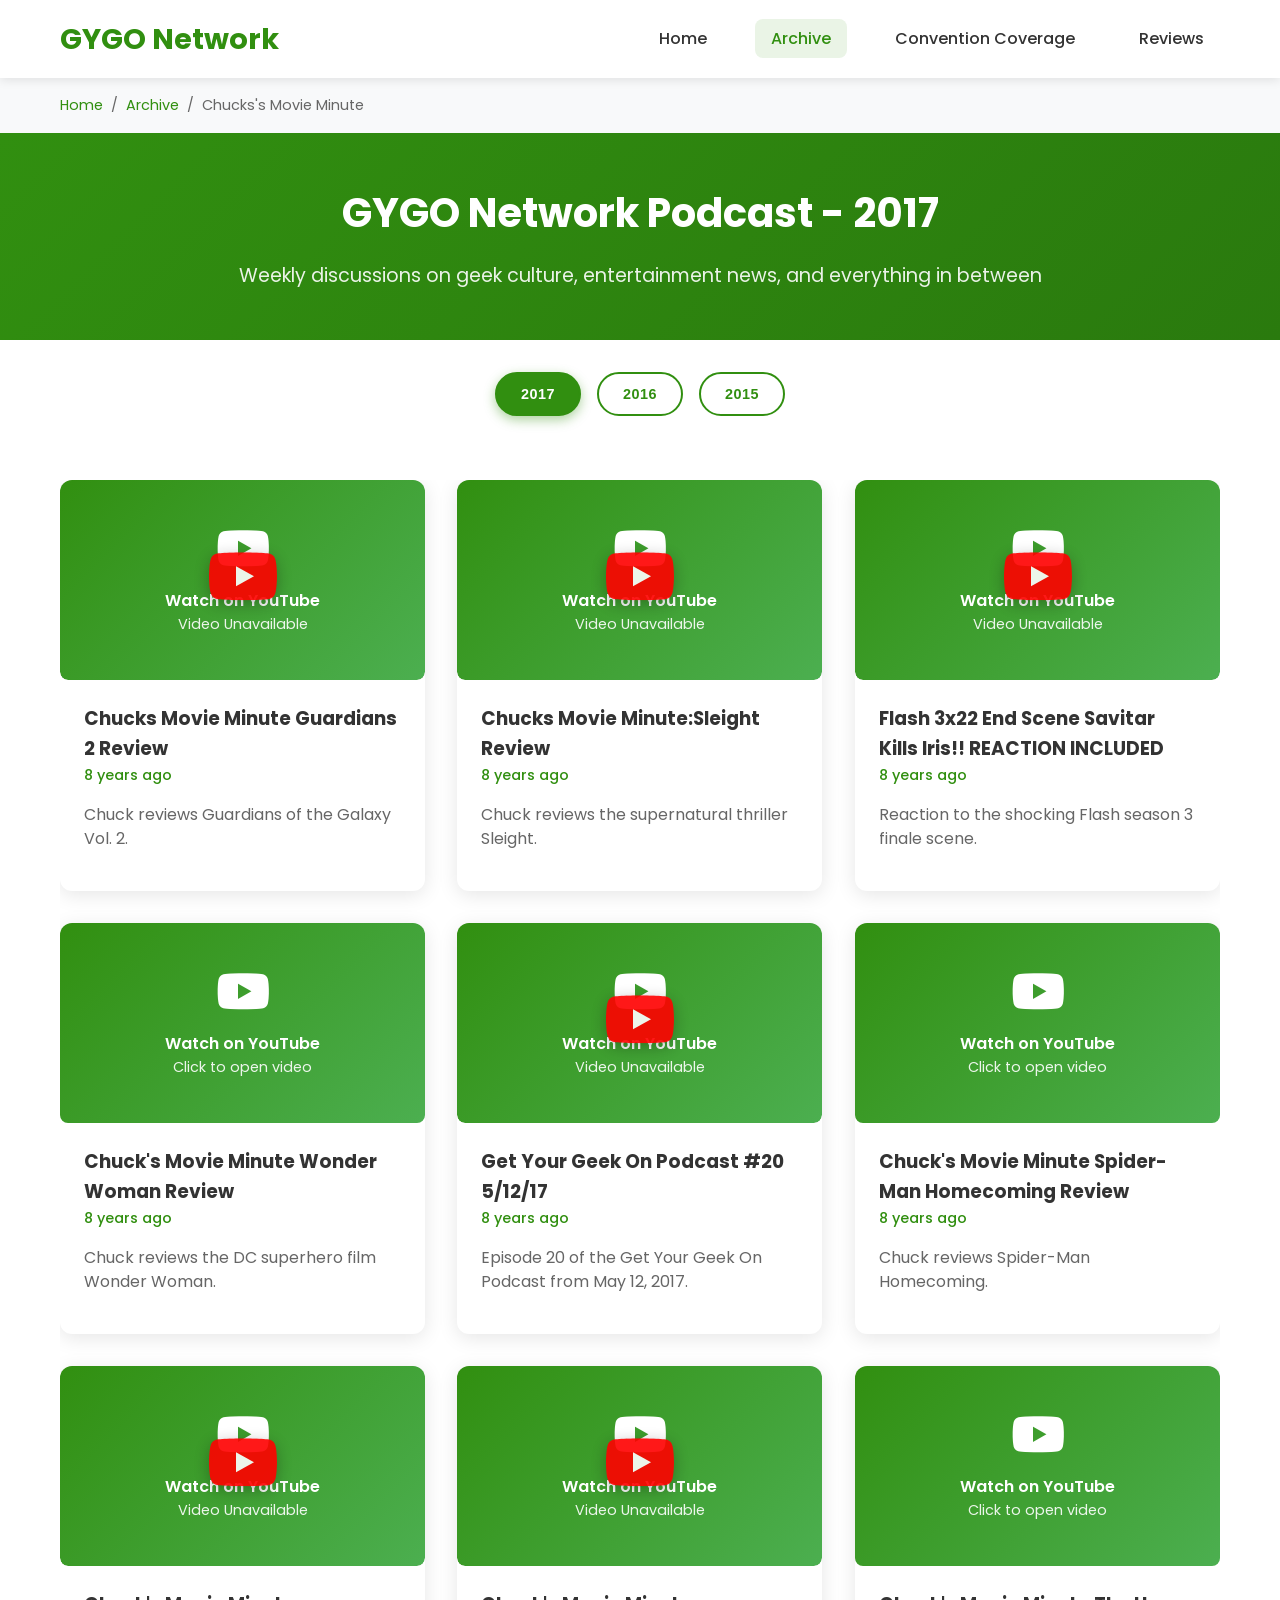
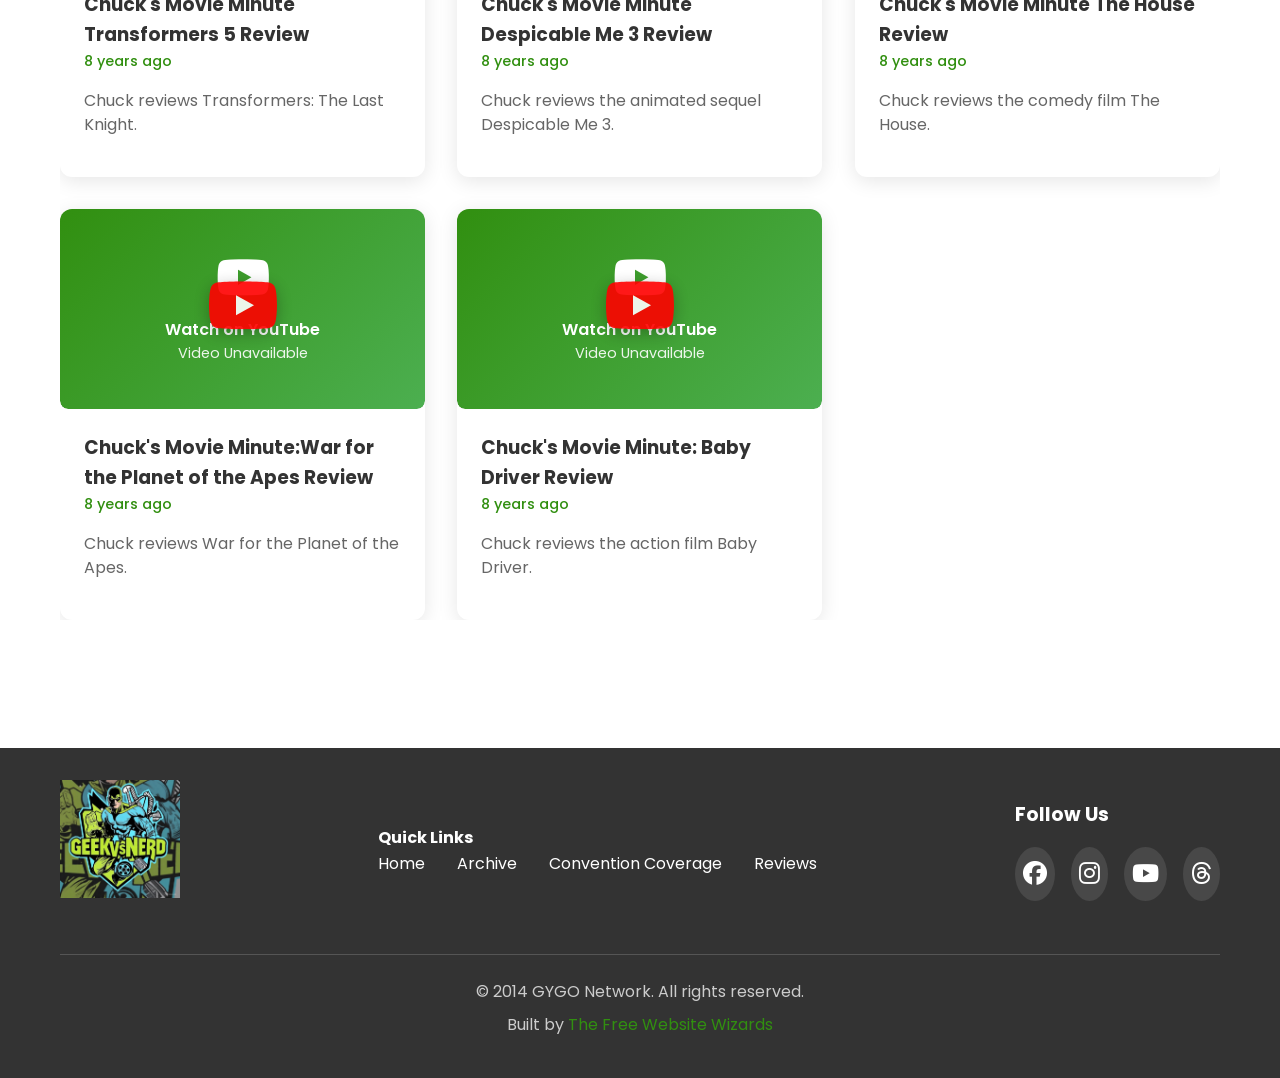
<file: podcast.html>
<!DOCTYPE html>
<html lang="en">
<head>
    <meta charset="UTF-8">
    <meta name="viewport" content="width=device-width, initial-scale=1.0">
    <title>RICC 2024 - GYGO Network</title>
    <link rel="stylesheet" href="styles.css">
    <link href="https://fonts.googleapis.com/css2?family=Poppins:wght@300;400;500;600;700&display=swap" rel="stylesheet">
    <link href="https://cdnjs.cloudflare.com/ajax/libs/font-awesome/6.5.2/css/all.min.css" rel="stylesheet">
<body>
    <!-- Header -->
    <header class="header">
        <div class="container">
            <div class="logo">
                <h1>GYGO Network</h1>
            </div>
            <nav class="nav">
                <ul class="nav-list">
                    <li><a href="index.html" class="nav-link">Home</a></li>
                    <li><a href="archive.html" class="nav-link active">Archive</a></li>
                    <li><a href="conventions.html" class="nav-link">Convention Coverage</a></li>
                    <li><a href="reviews.html" class="nav-link">Reviews</a></li>
                </ul>
            </nav>
            <div class="hamburger">
                <span></span>
                <span></span>
                <span></span>
            </div>
        </div>
    </header>

    <!-- Breadcrumb -->
    <section class="breadcrumb">
        <div class="container">
            <nav class="breadcrumb-nav">
                <a href="index.html">Home</a>
                <span>/</span>
                <a href="archive.html">Archive</a>
                <span>/</span>
                <span>Chucks's Movie Minute</span>
            </nav>
        </div>
    </section>

    <!-- Page Hero -->
    <section class="page-hero">
        <div class="container">
            <h1>GYGO Network Podcast</h1>
            <p>Weekly discussions on geek culture, entertainment news, and everything in between</p>
        </div>
    </section>

    <!-- Year Filter -->
    <section class="podcast-filter-section">
        <div class="container">
            <div class="filter-buttons">
                <button class="filter-btn active" data-year="2017">2017</button>
                <button class="filter-btn" data-year="2016">2016</button>
                <button class="filter-btn" data-year="2015">2015</button>
            </div>
        </div>
    </section>

        <!-- Video Grid -->
    <section class="podcast-video-section">
        <div class="container">
            <div class="video-grid">
                <!-- Video Card 1 -->
                <div class="video-card" data-year="2017">
                    <div class="video-wrapper">
                        <iframe loading="lazy" src="https://www.youtube.com/embed/a3bYx_aC8hs" 
                                title="Chucks Movie Minute Guardians 2 Review" 
                                frameborder="0" 
                                allow="accelerometer; autoplay; clipboard-write; encrypted-media; gyroscope; picture-in-picture" 
                                allowfullscreen>
                        </iframe>
                    </div>
                    <div class="video-info">
                        <h3>Chucks Movie Minute Guardians 2 Review</h3>
                        <p class="video-date">8 years ago</p>
                        <p class="video-description">Chuck reviews Guardians of the Galaxy Vol. 2.</p>
                    </div>
                </div>

                <!-- Video Card 2 -->
                <div class="video-card" data-year="2017">
                    <div class="video-wrapper">
                        <iframe loading="lazy" src="https://www.youtube.com/embed/E2fVfDOsXEU" 
                                title="Chucks Movie Minute:Sleight Review" 
                                frameborder="0" 
                                allow="accelerometer; autoplay; clipboard-write; encrypted-media; gyroscope; picture-in-picture" 
                                allowfullscreen>
                        </iframe>
                    </div>
                    <div class="video-info">
                        <h3>Chucks Movie Minute:Sleight Review</h3>
                        <p class="video-date">8 years ago</p>
                        <p class="video-description">Chuck reviews the supernatural thriller Sleight.</p>
                    </div>
                </div>

                <!-- Video Card 3 -->
                <div class="video-card" data-year="2017">
                    <div class="video-wrapper">
                        <iframe loading="lazy" src="https://www.youtube.com/embed/mmtckUr-Fyc" 
                                title="Flash 3x22 End Scene Savitar Kills Iris!! REACTION INCLUDED" 
                                frameborder="0" 
                                allow="accelerometer; autoplay; clipboard-write; encrypted-media; gyroscope; picture-in-picture" 
                                allowfullscreen>
                        </iframe>
                    </div>
                    <div class="video-info">
                        <h3>Flash 3x22 End Scene Savitar Kills Iris!! REACTION INCLUDED</h3>
                        <p class="video-date">8 years ago</p>
                        <p class="video-description">Reaction to the shocking Flash season 3 finale scene.</p>
                    </div>
                </div>

                <!-- Video Card 4 -->
                <div class="video-card" data-year="2017">
                    <div class="video-wrapper">
                        <div class="video-placeholder" onclick="window.open('https://www.youtube.com/watch?v=B_yRt_vDbs4', '_blank')" style="background: linear-gradient(135deg, #318f10, #4CAF50); display: flex; align-items: center; justify-content: center; height: 200px; cursor: pointer; border-radius: 8px;">
                            <div style="text-align: center; color: white;">
                                <i class="fab fa-youtube" style="font-size: 3rem; margin-bottom: 1rem;"></i>
                                <p style="margin: 0; font-weight: 600;">Watch on YouTube</p>
                                <p style="margin: 0; font-size: 0.9rem; opacity: 0.9;">Click to open video</p>
                            </div>
                        </div>
                    </div>
                    <div class="video-info">
                        <h3>Chuck's Movie Minute Wonder Woman Review</h3>
                        <p class="video-date">8 years ago</p>
                        <p class="video-description">Chuck reviews the DC superhero film Wonder Woman.</p>
                    </div>
                </div>

                <!-- Video Card 5 -->
                <div class="video-card" data-year="2017">
                    <div class="video-wrapper">
                        <iframe loading="lazy" src="https://www.youtube.com/embed/C8ctXxHWd8E" 
                                title="Get Your Geek On Podcast #20 5/12/17" 
                                frameborder="0" 
                                allow="accelerometer; autoplay; clipboard-write; encrypted-media; gyroscope; picture-in-picture" 
                                allowfullscreen>
                        </iframe>
                    </div>
                    <div class="video-info">
                        <h3>Get Your Geek On Podcast #20 5/12/17</h3>
                        <p class="video-date">8 years ago</p>
                        <p class="video-description">Episode 20 of the Get Your Geek On Podcast from May 12, 2017.</p>
                    </div>
                </div>

                <!-- Video Card 6 -->
                <div class="video-card" data-year="2017">
                    <div class="video-wrapper">
                        <div class="video-placeholder" onclick="window.open('https://www.youtube.com/watch?v=A9sCFKVR0g8', '_blank')" style="background: linear-gradient(135deg, #318f10, #4CAF50); display: flex; align-items: center; justify-content: center; height: 200px; cursor: pointer; border-radius: 8px;">
                            <div style="text-align: center; color: white;">
                                <i class="fab fa-youtube" style="font-size: 3rem; margin-bottom: 1rem;"></i>
                                <p style="margin: 0; font-weight: 600;">Watch on YouTube</p>
                                <p style="margin: 0; font-size: 0.9rem; opacity: 0.9;">Click to open video</p>
                            </div>
                        </div>
                    </div>
                    <div class="video-info">
                        <h3>Chuck's Movie Minute Spider-Man Homecoming Review</h3>
                        <p class="video-date">8 years ago</p>
                        <p class="video-description">Chuck reviews Spider-Man Homecoming.</p>
                    </div>
                </div>

                <!-- Video Card 7 -->
                <div class="video-card">
                    <div class="video-wrapper">
                        <iframe loading="lazy" src="https://www.youtube.com/embed/j2SDUut26ws" 
                                title="Chuck's Movie Minute Transformers 5 Review" 
                                frameborder="0" 
                                allow="accelerometer; autoplay; clipboard-write; encrypted-media; gyroscope; picture-in-picture" 
                                allowfullscreen>
                        </iframe>
                    </div>
                    <div class="video-info">
                        <h3>Chuck's Movie Minute Transformers 5 Review</h3>
                        <p class="video-date">8 years ago</p>
                        <p class="video-description">Chuck reviews Transformers: The Last Knight.</p>
                    </div>
                </div>

                <!-- Video Card 8 -->
                <div class="video-card">
                    <div class="video-wrapper">
                        <iframe loading="lazy" src="https://www.youtube.com/embed/o6_6sP8UjEs" 
                                title="Chuck's Movie Minute Despicable Me 3 Review" 
                                frameborder="0" 
                                allow="accelerometer; autoplay; clipboard-write; encrypted-media; gyroscope; picture-in-picture" 
                                allowfullscreen>
                        </iframe>
                    </div>
                    <div class="video-info">
                        <h3>Chuck's Movie Minute Despicable Me 3 Review</h3>
                        <p class="video-date">8 years ago</p>
                        <p class="video-description">Chuck reviews the animated sequel Despicable Me 3.</p>
                    </div>
                </div>

                <!-- Video Card 9 -->
                <div class="video-card" data-year="2017">
                    <div class="video-wrapper">
                        <div class="video-placeholder" onclick="window.open('https://www.youtube.com/watch?v=RkVTcfhM6OA', '_blank')" style="background: linear-gradient(135deg, #318f10, #4CAF50); display: flex; align-items: center; justify-content: center; height: 200px; cursor: pointer; border-radius: 8px;">
                            <div style="text-align: center; color: white;">
                                <i class="fab fa-youtube" style="font-size: 3rem; margin-bottom: 1rem;"></i>
                                <p style="margin: 0; font-weight: 600;">Watch on YouTube</p>
                                <p style="margin: 0; font-size: 0.9rem; opacity: 0.9;">Click to open video</p>
                            </div>
                        </div>
                    </div>
                    <div class="video-info">
                        <h3>Chuck's Movie Minute The House Review</h3>
                        <p class="video-date">8 years ago</p>
                        <p class="video-description">Chuck reviews the comedy film The House.</p>
                    </div>
                </div>

                <!-- Video Card 10 -->
                <div class="video-card">
                    <div class="video-wrapper">
                        <iframe loading="lazy" src="https://www.youtube.com/embed/-fDrl9Z_Mqk" 
                                title="Chuck's Movie Minute:War for the Planet of the Apes Review" 
                                frameborder="0" 
                                allow="accelerometer; autoplay; clipboard-write; encrypted-media; gyroscope; picture-in-picture" 
                                allowfullscreen>
                        </iframe>
                    </div>
                    <div class="video-info">
                        <h3>Chuck's Movie Minute:War for the Planet of the Apes Review</h3>
                        <p class="video-date">8 years ago</p>
                        <p class="video-description">Chuck reviews War for the Planet of the Apes.</p>
                    </div>
                </div>

                <!-- Video Card 11 -->
                <div class="video-card">
                    <div class="video-wrapper">
                        <iframe loading="lazy" src="https://www.youtube.com/embed/Nft1t8HaGLA" 
                                title="Chuck's Movie Minute: Baby Driver Review" 
                                frameborder="0" 
                                allow="accelerometer; autoplay; clipboard-write; encrypted-media; gyroscope; picture-in-picture" 
                                allowfullscreen>
                        </iframe>
                    </div>
                    <div class="video-info">
                        <h3>Chuck's Movie Minute: Baby Driver Review</h3>
                        <p class="video-date">8 years ago</p>
                        <p class="video-description">Chuck reviews the action film Baby Driver.</p>
                    </div>
                </div>

                <!-- Video Card 12 -->
                <div class="video-card">
                    <div class="video-wrapper">
                        <div class="video-placeholder" onclick="window.open('https://www.youtube.com/watch?v=KmsoAtVO8NU', '_blank')" style="background: linear-gradient(135deg, #318f10, #4CAF50); display: flex; align-items: center; justify-content: center; height: 200px; cursor: pointer; border-radius: 8px;">
                            <div style="text-align: center; color: white;">
                                <i class="fab fa-youtube" style="font-size: 3rem; margin-bottom: 1rem;"></i>
                                <p style="margin: 0; font-weight: 600;">Watch on YouTube</p>
                                <p style="margin: 0; font-size: 0.9rem; opacity: 0.9;">Click to open video</p>
                            </div>
                        </div>
                    </div>
                    <div class="video-info">
                        <h3>Chuck's Movie Minute "Goosebumps Review"</h3>
                        <p class="video-date">9 years ago</p>
                        <p class="video-description">Chuck reviews the family horror film Goosebumps.</p>
                    </div>
                </div>

                <!-- Video Card 26 -->
                <div class="video-card">
                    <div class="video-wrapper">
                        <div class="video-placeholder" onclick="window.open('https://www.youtube.com/watch?v=ihg6As4xNXI', '_blank')" style="background: linear-gradient(135deg, #318f10, #4CAF50); display: flex; align-items: center; justify-content: center; height: 200px; cursor: pointer; border-radius: 8px;">
                            <div style="text-align: center; color: white;">
                                <i class="fab fa-youtube" style="font-size: 3rem; margin-bottom: 1rem;"></i>
                                <p style="margin: 0; font-weight: 600;">Watch on YouTube</p>
                                <p style="margin: 0; font-size: 0.9rem; opacity: 0.9;">Click to open video</p>
                            </div>
                        </div>
                    </div>
                    <div class="video-info">
                        <h3>What's POPping Episode 2 "Flash pops"</h3>
                        <p class="video-date">9 years ago</p>
                        <p class="video-description">Episode 2 of What's POPping featuring Flash collectibles.</p>
                    </div>
                </div>

                <!-- Video Card 27 -->
                <div class="video-card">
                    <div class="video-wrapper">
                        <div class="video-placeholder" onclick="window.open('https://www.youtube.com/watch?v=kF2Z8hQ4MXc', '_blank')" style="background: linear-gradient(135deg, #318f10, #4CAF50); display: flex; align-items: center; justify-content: center; height: 200px; cursor: pointer; border-radius: 8px;">
                            <div style="text-align: center; color: white;">
                                <i class="fab fa-youtube" style="font-size: 3rem; margin-bottom: 1rem;"></i>
                                <p style="margin: 0; font-weight: 600;">Watch on YouTube</p>
                                <p style="margin: 0; font-size: 0.9rem; opacity: 0.9;">Click to open video</p>
                            </div>
                        </div>
                    </div>
                    <div class="video-info">
                        <h3>Chuck's Movie Minute "The Martian Review"</h3>
                        <p class="video-date">9 years ago</p>
                        <p class="video-description">Chuck reviews Ridley Scott's The Martian starring Matt Damon.</p>
                    </div>
                </div>

                <!-- Video Card 28 -->
                <div class="video-card">
                    <div class="video-wrapper">
                        <div class="video-placeholder" onclick="window.open('https://www.youtube.com/watch?v=k1JC0CtKqA0', '_blank')" style="background: linear-gradient(135deg, #318f10, #4CAF50); display: flex; align-items: center; justify-content: center; height: 200px; cursor: pointer; border-radius: 8px;">
                            <div style="text-align: center; color: white;">
                                <i class="fab fa-youtube" style="font-size: 3rem; margin-bottom: 1rem;"></i>
                                <p style="margin: 0; font-weight: 600;">Watch on YouTube</p>
                                <p style="margin: 0; font-size: 0.9rem; opacity: 0.9;">Click to open video</p>
                            </div>
                        </div>
                    </div>
                    <div class="video-info">
                        <h3>Chucks Movie Minute "Pan Review"</h3>
                        <p class="video-date">9 years ago</p>
                        <p class="video-description">Chuck reviews the Peter Pan origin story film Pan.</p>
                    </div>
                </div>

                <!-- Video Card 29 -->
                    <div class="video-card">
                        <div class="video-wrapper">
                            <iframe loading="lazy" src="https://www.youtube.com/embed/R3mTQb2u-SY" 
                                    title="DBZ Revival of F Review" 
                                    frameborder="0" 
                                    allow="accelerometer; autoplay; clipboard-write; encrypted-media; gyroscope; picture-in-picture" 
                                    allowfullscreen>
                            </iframe>
                        </div>
                        <div class="video-info">
                            <h3>DBZ Revival of F Review</h3>
                            <p class="video-date">9 years ago</p>
                            <p class="video-description">Chuck reviews Dragon Ball Z: Resurrection 'F'.</p>
                        </div>
                    </div>

                    <!-- Video Card 30 -->
                    <div class="video-card">
                        <div class="video-wrapper">
                            <iframe src="https://www.youtube.com/embed/MVjX3mEQ2GI" 
                                    title="Dstyle Customs Special POP Talk with Chuck" 
                                    frameborder="0" 
                                    allow="accelerometer; autoplay; clipboard-write; encrypted-media; gyroscope; picture-in-picture" 
                                    allowfullscreen>
                            </iframe>
                        </div>
                        <div class="video-info">
                            <h3>Dstyle Customs Special POP Talk with Chuck</h3>
                            <p class="video-date">9 years ago</p>
                            <p class="video-description">Special episode featuring Chuck discussing collectibles with Dstyle Customs.</p>
                        </div>
                    </div>

                    <!-- Video Card 31 -->
                    <div class="video-card">
                        <div class="video-wrapper">
                            <iframe src="https://www.youtube.com/embed/wKUT8yO6vMI" 
                                    title="TV Tonight With Chuck Big Bang Theory" 
                                    frameborder="0" 
                                    allow="accelerometer; autoplay; clipboard-write; encrypted-media; gyroscope; picture-in-picture" 
                                    allowfullscreen>
                            </iframe>
                        </div>
                        <div class="video-info">
                            <h3>TV Tonight With Chuck "Big Bang Theory"</h3>
                            <p class="video-date">9 years ago</p>
                            <p class="video-description">Chuck discusses The Big Bang Theory on TV Tonight.</p>
                        </div>
                    </div>

                    <!-- Video Card 32 -->
                    <div class="video-card">
                        <div class="video-wrapper">
                            <iframe src="https://www.youtube.com/embed/daPu4BnIZ9Q" 
                                    title="Chuck's Movie Minute Black Mass Review" 
                                    frameborder="0" 
                                    allow="accelerometer; autoplay; clipboard-write; encrypted-media; gyroscope; picture-in-picture" 
                                    allowfullscreen>
                            </iframe>
                        </div>
                        <div class="video-info">
                            <h3>Chuck's Movie Minute "Black Mass Review"</h3>
                            <p class="video-date">9 years ago</p>
                            <p class="video-description">Chuck reviews Black Mass starring Johnny Depp.</p>
                        </div>
                    </div>

                    <!-- Video Card 33 -->
                    <div class="video-card">
                        <div class="video-wrapper">
                            <iframe src="https://www.youtube.com/embed/0yTHbIjJbz4" 
                                    title="Chucks Movie Minute American Ultra Review" 
                                    frameborder="0" 
                                    allow="accelerometer; autoplay; clipboard-write; encrypted-media; gyroscope; picture-in-picture" 
                                    allowfullscreen>
                            </iframe>
                        </div>
                        <div class="video-info">
                            <h3>Chucks Movie Minute "American Ultra Review"</h3>
                            <p class="video-date">10 years ago</p>
                            <p class="video-description">Chuck reviews the action comedy American Ultra.</p>
                        </div>
                    </div>

                    <!-- Video Card 34 -->
                    <div class="video-card">
                        <div class="video-wrapper">
                            <iframe src="https://www.youtube.com/embed/Cq8AME_cqo4" 
                                    title="Chucks Movie Minute Straight Outta Compton Review" 
                                    frameborder="0" 
                                    allow="accelerometer; autoplay; clipboard-write; encrypted-media; gyroscope; picture-in-picture" 
                                    allowfullscreen>
                            </iframe>
                        </div>
                        <div class="video-info">
                            <h3>Chucks Movie Minute "Straight Outta Compton Review"</h3>
                            <p class="video-date">10 years ago</p>
                            <p class="video-description">Chuck reviews the N.W.A biopic Straight Outta Compton.</p>
                        </div>
                    </div>

                    <!-- Video Card 35 -->
                    <div class="video-card">
                        <div class="video-wrapper">
                            <iframe src="https://www.youtube.com/embed/mHLFYgdw1HM" 
                                    title="Chucks Movie Minute Shaun the Sheep Review" 
                                    frameborder="0" 
                                    allow="accelerometer; autoplay; clipboard-write; encrypted-media; gyroscope; picture-in-picture" 
                                    allowfullscreen>
                            </iframe>
                        </div>
                        <div class="video-info">
                            <h3>Chucks Movie Minute "Shaun the Sheep Review"</h3>
                            <p class="video-date">10 years ago</p>
                            <p class="video-description">Chuck reviews the animated film Shaun the Sheep Movie.</p>
                        </div>
                    </div>

                    <!-- Video Card 36 -->
                    <div class="video-card">
                        <div class="video-wrapper">
                            <iframe src="https://www.youtube.com/embed/6pbgP09piLo" 
                                    title="Chuck's Movie Minute Fantastic Four Review" 
                                    frameborder="0" 
                                    allow="accelerometer; autoplay; clipboard-write; encrypted-media; gyroscope; picture-in-picture" 
                                    allowfullscreen>
                            </iframe>
                        </div>
                        <div class="video-info">
                            <h3>Chuck's Movie Minute "Fantastic Four Review"</h3>
                            <p class="video-date">10 years ago</p>
                            <p class="video-description">Chuck reviews the 2015 Fantastic Four reboot.</p>
                        </div>
                    </div>

                    <!-- Video Card 37 -->
                    <div class="video-card">
                        <div class="video-wrapper">
                            <iframe src="https://www.youtube.com/embed/WAlFoPQ-ZD8" 
                                    title="Chucks Movie Minute Dragonball Z Revival of F" 
                                    frameborder="0" 
                                    allow="accelerometer; autoplay; clipboard-write; encrypted-media; gyroscope; picture-in-picture" 
                                    allowfullscreen>
                            </iframe>
                        </div>
                        <div class="video-info">
                            <h3>Chucks Movie Minute "Dragonball Z Revival of F"</h3>
                            <p class="video-date">10 years ago</p>
                            <p class="video-description">Chuck reviews Dragon Ball Z: Resurrection 'F' movie.</p>
                        </div>
                    </div>

                    <!-- Video Card 38 -->
                    <div class="video-card">
                        <div class="video-wrapper">
                            <iframe src="https://www.youtube.com/embed/Bwu26zwAuG0" 
                                    title="Chuck's Movie Minute Vacation Movie Review" 
                                    frameborder="0" 
                                    allow="accelerometer; autoplay; clipboard-write; encrypted-media; gyroscope; picture-in-picture" 
                                    allowfullscreen>
                            </iframe>
                        </div>
                        <div class="video-info">
                            <h3>Chuck's Movie Minute "Vacation Movie Review"</h3>
                            <p class="video-date">10 years ago</p>
                            <p class="video-description">Chuck reviews the 2015 Vacation comedy sequel.</p>
                        </div>
                    </div>

                    <!-- Video Card 39 -->
                    <div class="video-card">
                        <div class="video-wrapper">
                            <iframe src="https://www.youtube.com/embed/uIYr8fI-fpQ" 
                                    title="Chuck's Interview w Dan Dufault DD Studio Art" 
                                    frameborder="0" 
                                    allow="accelerometer; autoplay; clipboard-write; encrypted-media; gyroscope; picture-in-picture" 
                                    allowfullscreen>
                            </iframe>
                        </div>
                        <div class="video-info">
                            <h3>Chuck's Interview w/ Dan Dufault (DD Studio Art)</h3>
                            <p class="video-date">9 years ago</p>
                            <p class="video-description">Chuck interviews artist Dan Dufault from DD Studio Art.</p>
                        </div>
                    </div>

                    <!-- Video Card 40 -->
                    <div class="video-card">
                        <div class="video-wrapper">
                            <iframe src="https://www.youtube.com/embed/TfdVfauN-08" 
                                    title="Chuck's Movie Minute The Good Dinosaur Review" 
                                    frameborder="0" 
                                    allow="accelerometer; autoplay; clipboard-write; encrypted-media; gyroscope; picture-in-picture" 
                                    allowfullscreen>
                            </iframe>
                        </div>
                        <div class="video-info">
                            <h3>Chuck's Movie Minute "The Good Dinosaur Review"</h3>
                            <p class="video-date">9 years ago</p>
                            <p class="video-description">Chuck reviews Pixar's The Good Dinosaur.</p>
                        </div>
                    </div>

                    <!-- Video Card 41 -->
                    <div class="video-card">
                        <div class="video-wrapper">
                            <iframe src="https://www.youtube.com/embed/l2MFQPWlxqg" 
                                    title="DD Studio Art Interview @NECC" 
                                    frameborder="0" 
                                    allow="accelerometer; autoplay; clipboard-write; encrypted-media; gyroscope; picture-in-picture" 
                                    allowfullscreen>
                            </iframe>
                        </div>
                        <div class="video-info">
                            <h3>DD Studio Art Interview @NECC</h3>
                            <p class="video-date">9 years ago</p>
                            <p class="video-description">Interview with DD Studio Art at Northeast Comic Con.</p>
                        </div>
                    </div>

                    <!-- Video Card 42 -->
                    <div class="video-card">
                        <div class="video-wrapper">
                            <iframe src="https://www.youtube.com/embed/DpPqehxUVmE" 
                                    title="Chucks Movie Minute Concussion Review" 
                                    frameborder="0" 
                                    allow="accelerometer; autoplay; clipboard-write; encrypted-media; gyroscope; picture-in-picture" 
                                    allowfullscreen>
                            </iframe>
                        </div>
                        <div class="video-info">
                            <h3>Chucks Movie Minute "Concussion Review"</h3>
                            <p class="video-date">9 years ago</p>
                            <p class="video-description">Chuck reviews Concussion starring Will Smith.</p>
                        </div>
                    </div>

                    <!-- Video Card 43 -->
                    <div class="video-card">
                        <div class="video-wrapper">
                            <div class="video-placeholder" onclick="window.open('https://www.youtube.com/watch?v=3pXcPnGXiLg', '_blank')" style="background: linear-gradient(135deg, #318f10, #4CAF50); display: flex; align-items: center; justify-content: center; height: 200px; cursor: pointer; border-radius: 8px;">
                                <div style="text-align: center; color: white;">
                                    <i class="fab fa-youtube" style="font-size: 3rem; margin-bottom: 1rem;"></i>
                                    <p style="margin: 0; font-weight: 600;">Watch on YouTube</p>
                                    <p style="margin: 0; font-size: 0.9rem; opacity: 0.9;">Click to open video</p>
                                </div>
                            </div>
                        </div>
                        <div class="video-info">
                            <h3>Batman V Superman PSA</h3>
                            <p class="video-date">9 years ago</p>
                            <p class="video-description">Public service announcement about Batman V Superman.</p>
                        </div>
                    </div>

                    <!-- Video Card 44 -->
                    <div class="video-card">
                        <div class="video-wrapper">
                            <div class="video-placeholder" onclick="window.open('https://www.youtube.com/watch?v=qzCSqjvN7Zo', '_blank')" style="background: linear-gradient(135deg, #318f10, #4CAF50); display: flex; align-items: center; justify-content: center; height: 200px; cursor: pointer; border-radius: 8px;">
                                <div style="text-align: center; color: white;">
                                    <i class="fab fa-youtube" style="font-size: 3rem; margin-bottom: 1rem;"></i>
                                    <p style="margin: 0; font-weight: 600;">Watch on YouTube</p>
                                    <p style="margin: 0; font-size: 0.9rem; opacity: 0.9;">Click to open video</p>
                                </div>
                            </div>
                        </div>
                        <div class="video-info">
                            <h3>Critics Corner Episode 1</h3>
                            <p class="video-date">9 years ago</p>
                            <p class="video-description">The first episode of Critics Corner discussion series.</p>
                        </div>
                    </div>

                    <!-- Video Card 45 -->
                    <div class="video-card">
                        <div class="video-wrapper">
                            <iframe src="https://www.youtube.com/embed/EvK8zYYcmQw" 
                                    title="Critics Corner EP2" 
                                    frameborder="0" 
                                    allow="accelerometer; autoplay; clipboard-write; encrypted-media; gyroscope; picture-in-picture" 
                                    allowfullscreen>
                            </iframe>
                        </div>
                        <div class="video-info">
                            <h3>Critics Corner EP2</h3>
                            <p class="video-date">9 years ago</p>
                            <p class="video-description">The second episode of Critics Corner discussion series.</p>
                        </div>
                    </div>

                    <!-- Video Card 46 -->
                    <div class="video-card">
                        <div class="video-wrapper">
                            <div class="video-placeholder" onclick="window.open('https://www.youtube.com/watch?v=w5uoKzVUN84', '_blank')" style="background: linear-gradient(135deg, #318f10, #4CAF50); display: flex; align-items: center; justify-content: center; height: 200px; cursor: pointer; border-radius: 8px;">
                                <div style="text-align: center; color: white;">
                                    <i class="fab fa-youtube" style="font-size: 3rem; margin-bottom: 1rem;"></i>
                                    <p style="margin: 0; font-weight: 600;">Watch on YouTube</p>
                                    <p style="margin: 0; font-size: 0.9rem; opacity: 0.9;">Click to open video</p>
                                </div>
                            </div>
                        </div>
                        <div class="video-info">
                            <h3>Critics Corner #3</h3>
                            <p class="video-date">9 years ago</p>
                            <p class="video-description">The third episode of Critics Corner discussion series.</p>
                        </div>
                    </div>

                    <!-- Video Card 47 -->
                    <div class="video-card">
                        <div class="video-wrapper">
                            <iframe src="https://www.youtube.com/embed/5PAX24VQwdo" 
                                    title="Critics Corner #4" 
                                    frameborder="0" 
                                    allow="accelerometer; autoplay; clipboard-write; encrypted-media; gyroscope; picture-in-picture" 
                                    allowfullscreen>
                            </iframe>
                        </div>
                        <div class="video-info">
                            <h3>Critics Corner #4</h3>
                            <p class="video-date">9 years ago</p>
                            <p class="video-description">The fourth episode of Critics Corner discussion series.</p>
                        </div>
                    </div>

                    <!-- Video Card 48 -->
                    <div class="video-card">
                        <div class="video-wrapper">
                            <div class="video-placeholder" onclick="window.open('https://www.youtube.com/watch?v=QjyjkAW1Z28', '_blank')" style="background: linear-gradient(135deg, #318f10, #4CAF50); display: flex; align-items: center; justify-content: center; height: 200px; cursor: pointer; border-radius: 8px;">
                                <div style="text-align: center; color: white;">
                                    <i class="fab fa-youtube" style="font-size: 3rem; margin-bottom: 1rem;"></i>
                                    <p style="margin: 0; font-weight: 600;">Watch on YouTube</p>
                                    <p style="margin: 0; font-size: 0.9rem; opacity: 0.9;">Click to open video</p>
                                </div>
                            </div>
                        </div>
                        <div class="video-info">
                            <h3>Get Your Geek On Podcast #001</h3>
                            <p class="video-date">9 years ago</p>
                            <p class="video-description">The very first episode of Get Your Geek On Podcast.</p>
                        </div>
                    </div>

                    <!-- Video Card 49 -->
                    <div class="video-card">
                        <div class="video-wrapper">
                            <iframe src="https://www.youtube.com/embed/5AWLrWQ1Flg" 
                                    title="Critics Corner #5" 
                                    frameborder="0" 
                                    allow="accelerometer; autoplay; clipboard-write; encrypted-media; gyroscope; picture-in-picture" 
                                    allowfullscreen>
                            </iframe>
                        </div>
                        <div class="video-info">
                            <h3>Critics Corner #5</h3>
                            <p class="video-date">9 years ago</p>
                            <p class="video-description">The fifth episode of Critics Corner discussion series.</p>
                        </div>
                    </div>

                    <!-- Video Card 50 -->
                    <div class="video-card">
                        <div class="video-wrapper">
                            <iframe src="https://www.youtube.com/embed/RC-JuSHR8RM" 
                                    title="Get Your Geek On #002" 
                                    frameborder="0" 
                                    allow="accelerometer; autoplay; clipboard-write; encrypted-media; gyroscope; picture-in-picture" 
                                    allowfullscreen>
                            </iframe>
                        </div>
                        <div class="video-info">
                            <h3>Get Your Geek On #002</h3>
                            <p class="video-date">9 years ago</p>
                            <p class="video-description">The second episode of Get Your Geek On Podcast.</p>
                        </div>
                    </div>

                    <!-- Video Card 51 -->
                    <div class="video-card">
                        <div class="video-wrapper">
                            <div class="video-placeholder" onclick="window.open('https://www.youtube.com/watch?v=jlwYrdRBYZ8', '_blank')" style="background: linear-gradient(135deg, #318f10, #4CAF50); display: flex; align-items: center; justify-content: center; height: 200px; cursor: pointer; border-radius: 8px;">
                                <div style="text-align: center; color: white;">
                                    <i class="fab fa-youtube" style="font-size: 3rem; margin-bottom: 1rem;"></i>
                                    <p style="margin: 0; font-weight: 600;">Watch on YouTube</p>
                                    <p style="margin: 0; font-size: 0.9rem; opacity: 0.9;">Click to open video</p>
                                </div>
                            </div>
                        </div>
                        <div class="video-info">
                            <h3>Critics Corner #6</h3>
                            <p class="video-date">9 years ago</p>
                            <p class="video-description">The sixth episode of Critics Corner discussion series.</p>
                        </div>
                    </div>

                    <!-- Video Card 52 -->
                    <div class="video-card">
                        <div class="video-wrapper">
                            <iframe src="https://www.youtube.com/embed/6zSnZZeg_wU" 
                                    title="Get Your Geek On Podcast #003" 
                                    frameborder="0" 
                                    allow="accelerometer; autoplay; clipboard-write; encrypted-media; gyroscope; picture-in-picture" 
                                    allowfullscreen>
                            </iframe>
                        </div>
                        <div class="video-info">
                            <h3>Get Your Geek On Podcast #003</h3>
                            <p class="video-date">9 years ago</p>
                            <p class="video-description">The third episode of Get Your Geek On Podcast.</p>
                        </div>
                    </div>

                    <!-- Video Card 53 -->
                    <div class="video-card">
                        <div class="video-wrapper">
                            <div class="video-placeholder" onclick="window.open('https://www.youtube.com/watch?v=ncdzru8pOJE', '_blank')" style="background: linear-gradient(135deg, #318f10, #4CAF50); display: flex; align-items: center; justify-content: center; height: 200px; cursor: pointer; border-radius: 8px;">
                                <div style="text-align: center; color: white;">
                                    <i class="fab fa-youtube" style="font-size: 3rem; margin-bottom: 1rem;"></i>
                                    <p style="margin: 0; font-weight: 600;">Watch on YouTube</p>
                                    <p style="margin: 0; font-size: 0.9rem; opacity: 0.9;">Click to open video</p>
                                </div>
                            </div>
                        </div>
                        <div class="video-info">
                            <h3>Critics Corner #7</h3>
                            <p class="video-date">9 years ago</p>
                            <p class="video-description">The seventh episode of Critics Corner discussion series.</p>
                        </div>
                    </div>

                    <!-- Video Card 54 -->
                    <div class="video-card">
                        <div class="video-wrapper">
                            <div class="video-placeholder" onclick="window.open('https://www.youtube.com/watch?v=ARTWLRa2bZQ', '_blank')" style="background: linear-gradient(135deg, #318f10, #4CAF50); display: flex; align-items: center; justify-content: center; height: 200px; cursor: pointer; border-radius: 8px;">
                                <div style="text-align: center; color: white;">
                                    <i class="fab fa-youtube" style="font-size: 3rem; margin-bottom: 1rem;"></i>
                                    <p style="margin: 0; font-weight: 600;">Watch on YouTube</p>
                                    <p style="margin: 0; font-size: 0.9rem; opacity: 0.9;">Click to open video</p>
                                </div>
                            </div>
                        </div>
                        <div class="video-info">
                            <h3>Critics Corner #8</h3>
                            <p class="video-date">9 years ago</p>
                            <p class="video-description">The eighth episode of Critics Corner discussion series.</p>
                        </div>
                    </div>

                    <!-- Video Card 55 -->
                    <div class="video-card">
                        <div class="video-wrapper">
                            <iframe src="https://www.youtube.com/embed/IYBrQGgc-DI" 
                                    title="Get Your Geek On #004" 
                                    frameborder="0" 
                                    allow="accelerometer; autoplay; clipboard-write; encrypted-media; gyroscope; picture-in-picture" 
                                    allowfullscreen>
                            </iframe>
                        </div>
                        <div class="video-info">
                            <h3>Get Your Geek On #004</h3>
                            <p class="video-date">9 years ago</p>
                            <p class="video-description">The fourth episode of Get Your Geek On Podcast.</p>
                        </div>
                    </div>

                    <!-- Video Card 56 -->
                    <div class="video-card">
                        <div class="video-wrapper">
                            <iframe src="https://www.youtube.com/embed/TVb5y_qm6kk" 
                                    title="Get your geek on podcast #6 Justice League Doom" 
                                    frameborder="0" 
                                    allow="accelerometer; autoplay; clipboard-write; encrypted-media; gyroscope; picture-in-picture" 
                                    allowfullscreen>
                            </iframe>
                        </div>
                        <div class="video-info">
                            <h3>Get your geek on podcast #6 Justice League Doom</h3>
                            <p class="video-date">9 years ago</p>
                            <p class="video-description">Episode 6 discussing Justice League Doom.</p>
                        </div>
                    </div>

                    <!-- Video Card 57 -->
                    <div class="video-card">
                        <div class="video-wrapper">
                            <iframe src="https://www.youtube.com/embed/Dpk3c-LLN6M" 
                                    title="CC 10" 
                                    frameborder="0" 
                                    allow="accelerometer; autoplay; clipboard-write; encrypted-media; gyroscope; picture-in-picture" 
                                    allowfullscreen>
                            </iframe>
                        </div>
                        <div class="video-info">
                            <h3>CC 10</h3>
                            <p class="video-date">9 years ago</p>
                            <p class="video-description">Critics Corner episode 10.</p>
                        </div>
                    </div>

                    <!-- Video Card 58 -->
                    <div class="video-card">
                        <div class="video-wrapper">
                            <iframe src="https://www.youtube.com/embed/vgCLAvT2gH0" 
                                    title="Northeast Comic Con 2016 Get Your Geek On Podcast #5" 
                                    frameborder="0" 
                                    allow="accelerometer; autoplay; clipboard-write; encrypted-media; gyroscope; picture-in-picture" 
                                    allowfullscreen>
                            </iframe>
                        </div>
                        <div class="video-info">
                            <h3>Northeast Comic Con 2016 Get Your Geek On Podcast #5</h3>
                            <p class="video-date">9 years ago</p>
                            <p class="video-description">Special episode from Northeast Comic Con 2016.</p>
                        </div>
                    </div>

                    <!-- Video Card 59 -->
                    <div class="video-card">
                        <div class="video-wrapper">
                            <iframe src="https://www.youtube.com/embed/WrTURh5DAcA" 
                                    title="Chucks Movie Minute Deadpool w Griffin Review" 
                                    frameborder="0" 
                                    allow="accelerometer; autoplay; clipboard-write; encrypted-media; gyroscope; picture-in-picture" 
                                    allowfullscreen>
                            </iframe>
                        </div>
                        <div class="video-info">
                            <h3>Chucks Movie Minute "Deadpool w Griffin Review"</h3>
                            <p class="video-date">9 years ago</p>
                            <p class="video-description">Chuck and Griffin review Deadpool.</p>
                        </div>
                    </div>

                    <!-- Video Card 60 -->
                    <div class="video-card">
                        <div class="video-wrapper">
                            <iframe src="https://www.youtube.com/embed/KzSsRcIQhfE" 
                                    title="Best Movies Ever!! GET YOUR GEEK ON #7 SPECIAL" 
                                    frameborder="0" 
                                    allow="accelerometer; autoplay; clipboard-write; encrypted-media; gyroscope; picture-in-picture" 
                                    allowfullscreen>
                            </iframe>
                        </div>
                        <div class="video-info">
                            <h3>Best Movies Ever!! GET YOUR GEEK ON #7 SPECIAL</h3>
                            <p class="video-date">9 years ago</p>
                            <p class="video-description">Special episode discussing the best movies ever.</p>
                        </div>
                    </div>

                    <!-- Video Card 61 -->
                    <div class="video-card">
                        <div class="video-wrapper">
                            <iframe src="https://www.youtube.com/embed/0r73As-p4YY" 
                                    title="STRANGER THINGS REVIEWERS Get Your Geek On #8 Special" 
                                    frameborder="0" 
                                    allow="accelerometer; autoplay; clipboard-write; encrypted-media; gyroscope; picture-in-picture" 
                                    allowfullscreen>
                            </iframe>
                        </div>
                        <div class="video-info">
                            <h3>STRANGER THINGS REVIEWERS Get Your Geek On #8 Special</h3>
                            <p class="video-date">9 years ago</p>
                            <p class="video-description">Special episode reviewing Stranger Things.</p>
                        </div>
                    </div>

                    <!-- Video Card 62 -->
                    <div class="video-card">
                        <div class="video-wrapper">
                            <iframe src="https://www.youtube.com/embed/QR7-Zo7BWDo" 
                                    title="GYGO Interviews: Actor Hunter Womack Pt 4" 
                                    frameborder="0" 
                                    allow="accelerometer; autoplay; clipboard-write; encrypted-media; gyroscope; picture-in-picture" 
                                    allowfullscreen>
                            </iframe>
                        </div>
                        <div class="video-info">
                            <h3>GYGO Interviews: Actor Hunter Womack Pt 4</h3>
                            <p class="video-date">9 years ago</p>
                            <p class="video-description">Part 4 of the interview with actor Hunter Womack.</p>
                        </div>
                    </div>

                    <!-- Video Card 63 -->
                    <div class="video-card">
                        <div class="video-wrapper">
                            <iframe src="https://www.youtube.com/embed/wg53gjt0qAg" 
                                    title="GYGO Interviews: Actor Hunter Womack Pt 2" 
                                    frameborder="0" 
                                    allow="accelerometer; autoplay; clipboard-write; encrypted-media; gyroscope; picture-in-picture" 
                                    allowfullscreen>
                            </iframe>
                        </div>
                        <div class="video-info">
                            <h3>GYGO Interviews: Actor Hunter Womack Pt 2</h3>
                            <p class="video-date">9 years ago</p>
                            <p class="video-description">Part 2 of the interview with actor Hunter Womack.</p>
                        </div>
                    </div>

                    <!-- Video Card 64 -->
                    <div class="video-card">
                        <div class="video-wrapper">
                            <iframe src="https://www.youtube.com/embed/ORzwoSp5geM" 
                                    title="GYGO Interviews: Actor Hunter Womack Pt 3" 
                                    frameborder="0" 
                                    allow="accelerometer; autoplay; clipboard-write; encrypted-media; gyroscope; picture-in-picture" 
                                    allowfullscreen>
                            </iframe>
                        </div>
                        <div class="video-info">
                            <h3>GYGO Interviews: Actor Hunter Womack Pt 3</h3>
                            <p class="video-date">9 years ago</p>
                            <p class="video-description">Part 3 of the interview with actor Hunter Womack.</p>
                        </div>
                    </div>

                    <!-- Video Card 65 -->
                    <div class="video-card">
                        <div class="video-wrapper">
                            <iframe src="https://www.youtube.com/embed/-Yq8dldZ7fU" 
                                    title="Get Your Geek on #10 11/01/2016" 
                                    frameborder="0" 
                                    allow="accelerometer; autoplay; clipboard-write; encrypted-media; gyroscope; picture-in-picture" 
                                    allowfullscreen>
                            </iframe>
                        </div>
                        <div class="video-info">
                            <h3>Get Your Geek on #10 11/01/2016</h3>
                            <p class="video-date">9 years ago</p>
                            <p class="video-description">Episode 10 of Get Your Geek On from November 1, 2016.</p>
                        </div>
                    </div>

                    <!-- Video Card 66 -->
                    <div class="video-card">
                        <div class="video-wrapper">
                            <iframe src="https://www.youtube.com/embed/ClpoIYNX_nc" 
                                    title="Get your geek on podcast #11 10/20/2016" 
                                    frameborder="0" 
                                    allow="accelerometer; autoplay; clipboard-write; encrypted-media; gyroscope; picture-in-picture" 
                                    allowfullscreen>
                            </iframe>
                        </div>
                        <div class="video-info">
                            <h3>Get your geek on podcast #11 10/20/2016</h3>
                            <p class="video-date">9 years ago</p>
                            <p class="video-description">Episode 11 of Get Your Geek On from October 20, 2016.</p>
                        </div>
                    </div>

                    <!-- Video Card 67 -->
                    <div class="video-card">
                        <div class="video-wrapper">
                            <iframe src="https://www.youtube.com/embed/EeLjMzHMAV8" 
                                    title="Doctor Who | Everything Ends" 
                                    frameborder="0" 
                                    allow="accelerometer; autoplay; clipboard-write; encrypted-media; gyroscope; picture-in-picture" 
                                    allowfullscreen>
                            </iframe>
                        </div>
                        <div class="video-info">
                            <h3>Doctor Who | Everything Ends</h3>
                            <p class="video-date">9 years ago</p>
                            <p class="video-description">Doctor Who themed content - Everything Ends.</p>
                        </div>
                    </div>

                    <!-- Video Card 68 -->
                    <div class="video-card">
                        <div class="video-wrapper">
                            <div class="video-placeholder" onclick="window.open('https://www.youtube.com/watch?v=qPojkN66H4g', '_blank')" style="background: linear-gradient(135deg, #318f10, #4CAF50); display: flex; align-items: center; justify-content: center; height: 200px; cursor: pointer; border-radius: 8px;">
                                <div style="text-align: center; color: white;">
                                    <i class="fab fa-youtube" style="font-size: 3rem; margin-bottom: 1rem;"></i>
                                    <p style="margin: 0; font-weight: 600;">Watch on YouTube</p>
                                    <p style="margin: 0; font-size: 0.9rem; opacity: 0.9;">Click to open video</p>
                                </div>
                            </div>
                        </div>
                        <div class="video-info">
                            <h3>Critcs Corner Oscar Reviews #1</h3>
                            <p class="video-date">9 years ago</p>
                            <p class="video-description">First episode of Critics Corner Oscar Reviews.</p>
                        </div>
                    </div>

                    <!-- Video Card 69 -->
                    <div class="video-card">
                        <div class="video-wrapper">
                            <div class="video-placeholder" onclick="window.open('https://www.youtube.com/watch?v=SzwgcN9jQ44', '_blank')" style="background: linear-gradient(135deg, #318f10, #4CAF50); display: flex; align-items: center; justify-content: center; height: 200px; cursor: pointer; border-radius: 8px;">
                                <div style="text-align: center; color: white;">
                                    <i class="fab fa-youtube" style="font-size: 3rem; margin-bottom: 1rem;"></i>
                                    <p style="margin: 0; font-weight: 600;">Watch on YouTube</p>
                                    <p style="margin: 0; font-size: 0.9rem; opacity: 0.9;">Click to open video</p>
                                </div>
                            </div>
                        </div>
                        <div class="video-info">
                            <h3>Collectibles Corner "Black Suit Superman" Review</h3>
                            <p class="video-date">9 years ago</p>
                            <p class="video-description">Review of Black Suit Superman collectible.</p>
                        </div>
                    </div>

                    <!-- Video Card 70 -->
                    <div class="video-card">
                        <div class="video-wrapper">
                            <iframe src="https://www.youtube.com/embed/a3bYx_aC8hs" 
                                    title="Chucks Movie Minute Guardians 2 Review" 
                                    frameborder="0" 
                                    allow="accelerometer; autoplay; clipboard-write; encrypted-media; gyroscope; picture-in-picture" 
                                    allowfullscreen>
                            </iframe>
                        </div>
                        <div class="video-info">
                            <h3>Chucks Movie Minute Guardians 2 Review</h3>
                            <p class="video-date">9 years ago</p>
                            <p class="video-description">Chuck's review of Guardians of the Galaxy Vol. 2.</p>
                        </div>
                    </div>

                    <!-- Video Card 71 -->
                    <div class="video-card">
                        <div class="video-wrapper">
                            <iframe src="https://www.youtube.com/embed/E2fVfDOsXEU" 
                                    title="Chucks Movie Minute:Sleight Review" 
                                    frameborder="0" 
                                    allow="accelerometer; autoplay; clipboard-write; encrypted-media; gyroscope; picture-in-picture" 
                                    allowfullscreen>
                            </iframe>
                        </div>
                        <div class="video-info">
                            <h3>Chucks Movie Minute:Sleight Review</h3>
                            <p class="video-date">9 years ago</p>
                            <p class="video-description">Chuck's review of the movie Sleight.</p>
                        </div>
                    </div>

                    <!-- Video Card 72 -->
                    <div class="video-card">
                        <div class="video-wrapper">
                            <iframe src="https://www.youtube.com/embed/mmtckUr-Fyc" 
                                    title="Flash 3x22 End Scene Savitar Kills Iris!! REACTION INCLUDED" 
                                    frameborder="0" 
                                    allow="accelerometer; autoplay; clipboard-write; encrypted-media; gyroscope; picture-in-picture" 
                                    allowfullscreen>
                            </iframe>
                        </div>
                        <div class="video-info">
                            <h3>Flash 3x22 End Scene Savitar Kills Iris!! REACTION INCLUDED</h3>
                            <p class="video-date">9 years ago</p>
                            <p class="video-description">Reaction to The Flash season 3 finale ending scene.</p>
                        </div>
                    </div>

                    <!-- Video Card 73 -->
                    <div class="video-card">
                        <div class="video-wrapper">
                            <div class="video-placeholder" onclick="window.open('https://www.youtube.com/watch?v=B_yRt_vDbs4', '_blank')" style="background: linear-gradient(135deg, #318f10, #4CAF50); display: flex; align-items: center; justify-content: center; height: 200px; cursor: pointer; border-radius: 8px;">
                                <div style="text-align: center; color: white;">
                                    <i class="fab fa-youtube" style="font-size: 3rem; margin-bottom: 1rem;"></i>
                                    <p style="margin: 0; font-weight: 600;">Watch on YouTube</p>
                                    <p style="margin: 0; font-size: 0.9rem; opacity: 0.9;">Click to open video</p>
                                </div>
                            </div>
                        </div>
                        <div class="video-info">
                            <h3>Chuck's Movie Minute Wonder Woman Review</h3>
                            <p class="video-date">9 years ago</p>
                            <p class="video-description">Chuck's review of Wonder Woman.</p>
                        </div>
                    </div>

                    <!-- Video Card 74 -->
                    <div class="video-card">
                        <div class="video-wrapper">
                            <iframe src="https://www.youtube.com/embed/C8ctXxHWd8E" 
                                    title="Get Your Geek On Podcast #20 5/12/17" 
                                    frameborder="0" 
                                    allow="accelerometer; autoplay; clipboard-write; encrypted-media; gyroscope; picture-in-picture" 
                                    allowfullscreen>
                            </iframe>
                        </div>
                        <div class="video-info">
                            <h3>Get Your Geek On Podcast #20 5/12/17</h3>
                            <p class="video-date">9 years ago</p>
                            <p class="video-description">Episode 20 of Get Your Geek On from May 12, 2017.</p>
                        </div>
                    </div>

                    <!-- Video Card 75 -->
                    <div class="video-card">
                        <div class="video-wrapper">
                            <div class="video-placeholder" onclick="window.open('https://www.youtube.com/watch?v=A9sCFKVR0g8', '_blank')" style="background: linear-gradient(135deg, #318f10, #4CAF50); display: flex; align-items: center; justify-content: center; height: 200px; cursor: pointer; border-radius: 8px;">
                                <div style="text-align: center; color: white;">
                                    <i class="fab fa-youtube" style="font-size: 3rem; margin-bottom: 1rem;"></i>
                                    <p style="margin: 0; font-weight: 600;">Watch on YouTube</p>
                                    <p style="margin: 0; font-size: 0.9rem; opacity: 0.9;">Click to open video</p>
                                </div>
                            </div>
                        </div>
                        <div class="video-info">
                            <h3>Chuck's Movie Minute Spider-Man Homecoming Review</h3>
                            <p class="video-date">9 years ago</p>
                            <p class="video-description">Chuck's review of Spider-Man: Homecoming.</p>
                        </div>
                    </div>

                    <!-- Video Card 76 -->
                    <div class="video-card">
                        <div class="video-wrapper">
                            <div class="video-placeholder" onclick="window.open('https://www.youtube.com/watch?v=j2SDUut26ws', '_blank')" style="background: linear-gradient(135deg, #318f10, #4CAF50); display: flex; align-items: center; justify-content: center; height: 200px; cursor: pointer; border-radius: 8px;">
                                <div style="text-align: center; color: white;">
                                    <i class="fab fa-youtube" style="font-size: 3rem; margin-bottom: 1rem;"></i>
                                    <p style="margin: 0; font-weight: 600;">Watch on YouTube</p>
                                    <p style="margin: 0; font-size: 0.9rem; opacity: 0.9;">Click to open video</p>
                                </div>
                            </div>
                        </div>
                        <div class="video-info">
                            <h3>Chuck's Movie Minute Transformers 5 Review</h3>
                            <p class="video-date">9 years ago</p>
                            <p class="video-description">Chuck's review of Transformers: The Last Knight.</p>
                        </div>
                    </div>

                    <!-- Video Card 77 -->
                    <div class="video-card">
                        <div class="video-wrapper">
                            <iframe src="https://www.youtube.com/embed/o6_6sP8UjEs" 
                                    title="Chuck's Movie Minute Despicable Me 3 Review" 
                                    frameborder="0" 
                                    allow="accelerometer; autoplay; clipboard-write; encrypted-media; gyroscope; picture-in-picture" 
                                    allowfullscreen>
                            </iframe>
                        </div>
                        <div class="video-info">
                            <h3>Chuck's Movie Minute Despicable Me 3 Review</h3>
                            <p class="video-date">9 years ago</p>
                            <p class="video-description">Chuck's review of Despicable Me 3.</p>
                        </div>
                    </div>

                    <!-- Video Card 78 -->
                    <div class="video-card">
                        <div class="video-wrapper">
                            <div class="video-placeholder" onclick="window.open('https://www.youtube.com/watch?v=RkVTcfhM6OA', '_blank')" style="background: linear-gradient(135deg, #318f10, #4CAF50); display: flex; align-items: center; justify-content: center; height: 200px; cursor: pointer; border-radius: 8px;">
                                <div style="text-align: center; color: white;">
                                    <i class="fab fa-youtube" style="font-size: 3rem; margin-bottom: 1rem;"></i>
                                    <p style="margin: 0; font-weight: 600;">Watch on YouTube</p>
                                    <p style="margin: 0; font-size: 0.9rem; opacity: 0.9;">Click to open video</p>
                                </div>
                            </div>
                        </div>
                        <div class="video-info">
                            <h3>Chuck's Movie Minute The House Review</h3>
                            <p class="video-date">9 years ago</p>
                            <p class="video-description">Chuck's review of The House.</p>
                        </div>
                    </div>

                    <!-- Video Card 79 -->
                    <div class="video-card">
                        <div class="video-wrapper">
                            <iframe src="https://www.youtube.com/embed/-fDrl9Z_Mqk" 
                                    title="Chuck's Movie Minute:War for the Planet of the Apes Review" 
                                    frameborder="0" 
                                    allow="accelerometer; autoplay; clipboard-write; encrypted-media; gyroscope; picture-in-picture" 
                                    allowfullscreen>
                            </iframe>
                        </div>
                        <div class="video-info">
                            <h3>Chuck's Movie Minute:War for the Planet of the Apes Review</h3>
                            <p class="video-date">9 years ago</p>
                            <p class="video-description">Chuck's review of War for the Planet of the Apes.</p>
                        </div>
                    </div>

                    <!-- Video Card 80 -->
                    <div class="video-card">
                        <div class="video-wrapper">
                            <iframe src="https://www.youtube.com/embed/Nft1t8HaGLA" 
                                    title="Chuck's Movie Minute: Baby Driver Review" 
                                    frameborder="0" 
                                    allow="accelerometer; autoplay; clipboard-write; encrypted-media; gyroscope; picture-in-picture" 
                                    allowfullscreen>
                            </iframe>
                        </div>
                        <div class="video-info">
                            <h3>Chuck's Movie Minute: Baby Driver Review</h3>
                            <p class="video-date">9 years ago</p>
                            <p class="video-description">Chuck's review of Baby Driver.</p>
                        </div>
                    </div>
            </div>
        </div>
    </section>

    <!-- Footer -->
    <footer class="footer">
        <div class="container">
            <div class="footer-content">
                <div class="footer-hero">
                    <img src="assets/hero.png" alt="GYGO Network" class="footer-logo">
                </div>
                <div class="footer-links">
                    <h4>Quick Links</h4>
                    <nav class="footer-nav">
                        <a href="index.html">Home</a>
                        <a href="archive.html">Archive</a>
                        <a href="conventions.html">Convention Coverage</a>
                        <a href="reviews.html">Reviews</a>
                    </nav>
                </div>
                <div class="footer-social">
                    <h4>Follow Us</h4>
                    <div class="social-icons">
                        <a href="https://www.facebook.com/gygonetwork" target="_blank"><i class="fab fa-facebook"></i></a>
                        <a href="https://www.instagram.com/gygostudio/" target="_blank"><i class="fab fa-instagram"></i></a>
                        <a href="https://www.youtube.com/@GYGONetwork" target="_blank"><i class="fab fa-youtube"></i></a>
                        <a href="https://www.threads.com/@gygostudio" target="_blank"><i class="fab fa-threads"></i></a>
                    </div>
                </div>
            </div>
            <div class="footer-bottom">
                <p>&copy; 2014 GYGO Network. All rights reserved.</p>
                <p class="footer-attribution">Built by <a href="https://thefreewebsitewizards.com/?fbclid=PAZXh0bgNhZW0CMTEAAad0Jm-GNlXnPPJ1LVG1DBVBoUGdRHC5m3FFwUqGHjUfujAnDPDhsINN8mAv1A_aem_owWh2qpkEErFPYCqV9cPEg" target="_blank">The Free Website Wizards</a></p>
            </div>
        </div>
    </footer>

    <script src="script.js"></script>
    <script src="podcast-filter.js"></script>
</body>
</html>
</file>
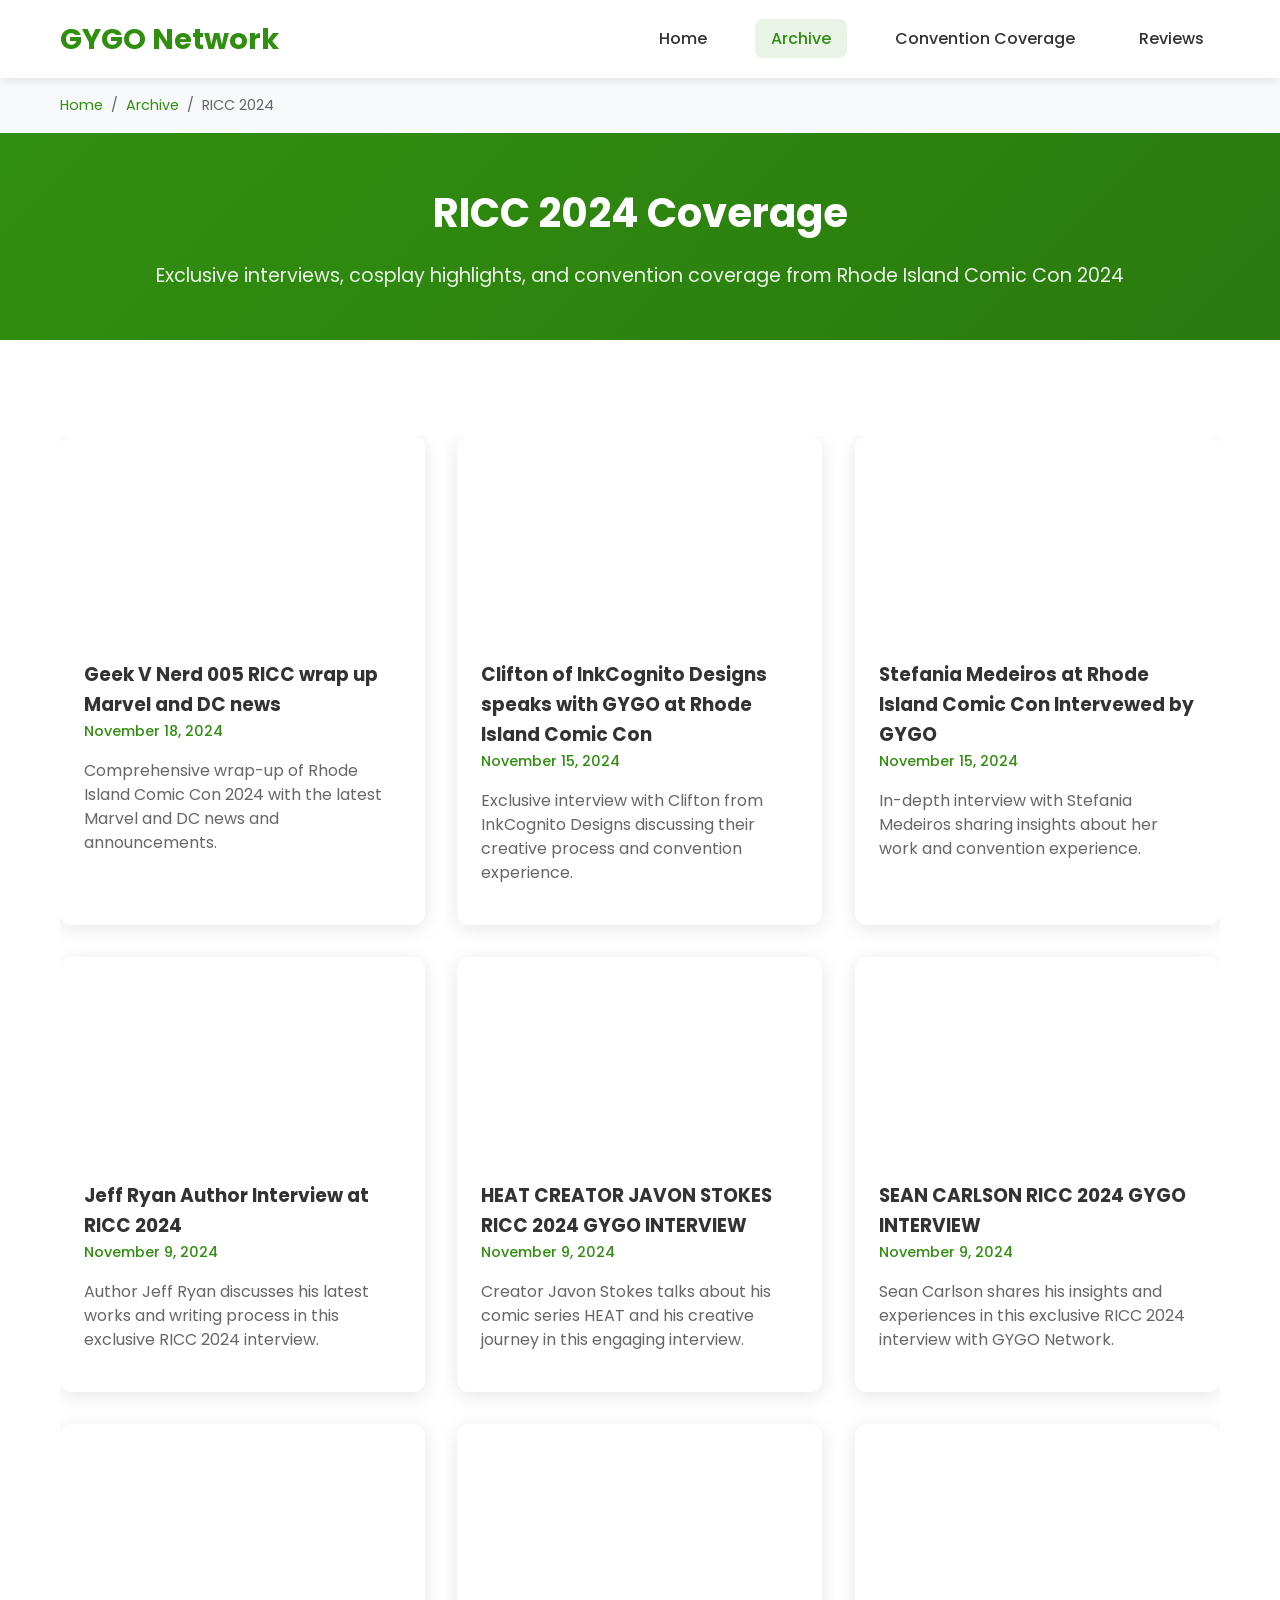
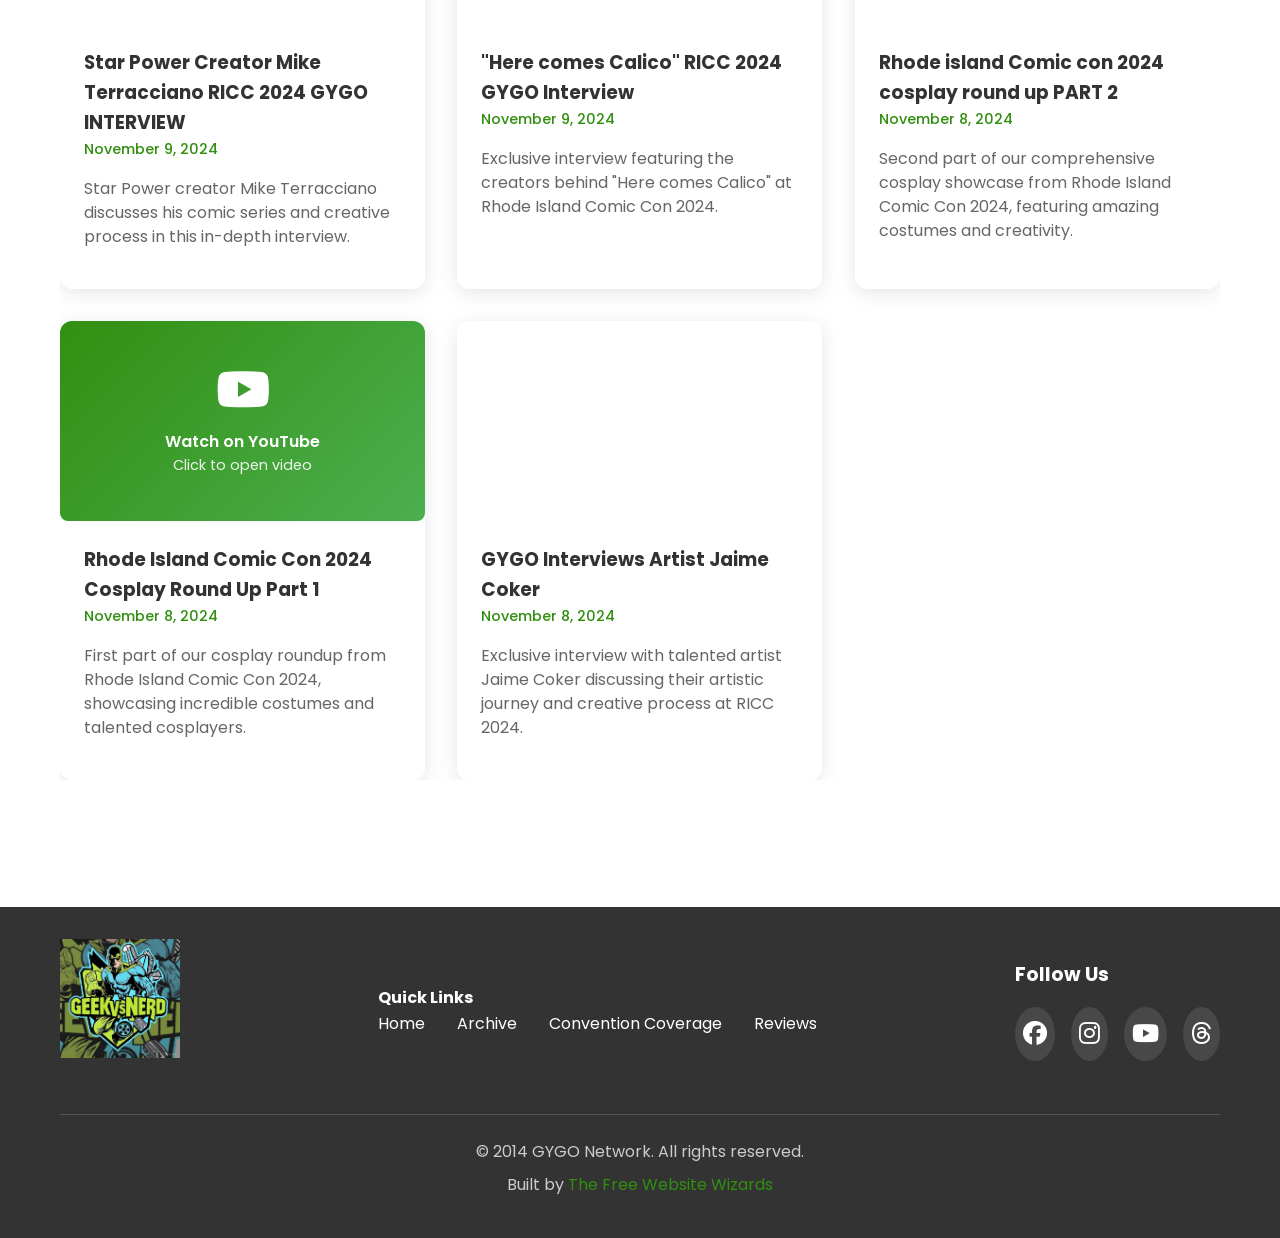
<file: ricc-2024.html>
<!DOCTYPE html>
<html lang="en">
<head>
    <meta charset="UTF-8">
    <meta name="viewport" content="width=device-width, initial-scale=1.0">
    <title>RICC 2024 - GYGO Network</title>
    <link rel="stylesheet" href="styles.css">
    <link href="https://fonts.googleapis.com/css2?family=Poppins:wght@300;400;500;600;700&display=swap" rel="stylesheet">
    <link href="https://cdnjs.cloudflare.com/ajax/libs/font-awesome/6.5.2/css/all.min.css" rel="stylesheet">
</head>
<body>
    <!-- Header -->
    <header class="header">
        <div class="container">
            <div class="logo">
                <h1>GYGO Network</h1>
            </div>
            <nav class="nav">
                <ul class="nav-list">
                    <li><a href="index.html" class="nav-link">Home</a></li>
                    <li><a href="archive.html" class="nav-link active">Archive</a></li>
                    <li><a href="conventions.html" class="nav-link">Convention Coverage</a></li>
                    <li><a href="reviews.html" class="nav-link">Reviews</a></li>
                </ul>
            </nav>
            <div class="hamburger">
                <span></span>
                <span></span>
                <span></span>
            </div>
        </div>
    </header>

    <!-- Breadcrumb -->
    <section class="breadcrumb">
        <div class="container">
            <nav class="breadcrumb-nav">
                <a href="index.html">Home</a>
                <span>/</span>
                <a href="archive.html">Archive</a>
                <span>/</span>
                <span>RICC 2024</span>
            </nav>
        </div>
    </section>

    <!-- Page Hero -->
    <section class="page-hero">
        <div class="container">
            <h1>RICC 2024 Coverage</h1>
            <p>Exclusive interviews, cosplay highlights, and convention coverage from Rhode Island Comic Con 2024</p>
        </div>
    </section>

        <!-- Video Grid -->
    <section class="video-section">
        <div class="container">
            <div class="video-grid">
                <div class="video-card">
                    <div class="video-wrapper">
                        <iframe src="https://www.youtube.com/embed/CGUruXMDbtk" 
                                title="Geek V Nerd 005 RICC wrap up Marvel and DC news" 
                                frameborder="0" 
                                allow="accelerometer; autoplay; clipboard-write; encrypted-media; gyroscope; picture-in-picture" 
                                allowfullscreen>
                        </iframe>
                    </div>
                    <div class="video-info">
                        <h3>Geek V Nerd 005 RICC wrap up Marvel and DC news</h3>
                        <p class="video-date">November 18, 2024</p>
                        <p class="video-description">Comprehensive wrap-up of Rhode Island Comic Con 2024 with the latest Marvel and DC news and announcements.</p>
                    </div>
                </div>

                <div class="video-card">
                    <div class="video-wrapper">
                        <iframe src="https://www.youtube.com/embed/0YI11BnimS8" 
                                title="Clifton of InkCognito Designs speaks with GYGO at Rhode Island comicon" 
                                frameborder="0" 
                                allow="accelerometer; autoplay; clipboard-write; encrypted-media; gyroscope; picture-in-picture" 
                                allowfullscreen>
                        </iframe>
                    </div>
                    <div class="video-info">
                        <h3>Clifton of InkCognito Designs speaks with GYGO at Rhode Island Comic Con</h3>
                        <p class="video-date">November 15, 2024</p>
                        <p class="video-description">Exclusive interview with Clifton from InkCognito Designs discussing their creative process and convention experience.</p>
                    </div>
                </div>

                <div class="video-card">
                    <div class="video-wrapper">
                        <iframe src="https://www.youtube.com/embed/SG3TrDoGQlc" 
                                title="Stefania Medeiros at Rhode Island comicon intervewed by GYGO" 
                                frameborder="0" 
                                allow="accelerometer; autoplay; clipboard-write; encrypted-media; gyroscope; picture-in-picture" 
                                allowfullscreen>
                        </iframe>
                    </div>
                    <div class="video-info">
                        <h3>Stefania Medeiros at Rhode Island Comic Con Intervewed by GYGO</h3>
                        <p class="video-date">November 15, 2024</p>
                        <p class="video-description">In-depth interview with Stefania Medeiros sharing insights about her work and convention experience.</p>
                    </div>
                </div>

                <div class="video-card">
                    <div class="video-wrapper">
                        <iframe src="https://www.youtube.com/embed/ALHCGeAbNtk" 
                                title="Jeff Ryan Author Interview at RICC 2024" 
                                frameborder="0" 
                                allow="accelerometer; autoplay; clipboard-write; encrypted-media; gyroscope; picture-in-picture" 
                                allowfullscreen>
                        </iframe>
                    </div>
                    <div class="video-info">
                        <h3>Jeff Ryan Author Interview at RICC 2024</h3>
                        <p class="video-date">November 9, 2024</p>
                        <p class="video-description">Author Jeff Ryan discusses his latest works and writing process in this exclusive RICC 2024 interview.</p>
                    </div>
                </div>

                <div class="video-card">
                    <div class="video-wrapper">
                        <iframe src="https://www.youtube.com/embed/FEx8OzAUfDE" 
                                title="HEAT CREATOR JAVON STOKES RICC 2024 GYGO INTERVIEW" 
                                frameborder="0" 
                                allow="accelerometer; autoplay; clipboard-write; encrypted-media; gyroscope; picture-in-picture" 
                                allowfullscreen>
                        </iframe>
                    </div>
                    <div class="video-info">
                        <h3>HEAT CREATOR JAVON STOKES RICC 2024 GYGO INTERVIEW</h3>
                        <p class="video-date">November 9, 2024</p>
                        <p class="video-description">Creator Javon Stokes talks about his comic series HEAT and his creative journey in this engaging interview.</p>
                    </div>
                </div>

                <div class="video-card">
                    <div class="video-wrapper">
                        <iframe src="https://www.youtube.com/embed/ZnM_wb_dCjs" 
                                title="SEAN CARLSON RICC 2024 GYGO INTERVIEW" 
                                frameborder="0" 
                                allow="accelerometer; autoplay; clipboard-write; encrypted-media; gyroscope; picture-in-picture" 
                                allowfullscreen>
                        </iframe>
                    </div>
                    <div class="video-info">
                        <h3>SEAN CARLSON RICC 2024 GYGO INTERVIEW</h3>
                        <p class="video-date">November 9, 2024</p>
                        <p class="video-description">Sean Carlson shares his insights and experiences in this exclusive RICC 2024 interview with GYGO Network.</p>
                    </div>
                </div>

                <div class="video-card">
                    <div class="video-wrapper">
                        <iframe src="https://www.youtube.com/embed/pkMwh7pF6Yg" 
                                title="Star Power Creator Mike Terracciano RICC 2024 GYGO INTERVIEW" 
                                frameborder="0" 
                                allow="accelerometer; autoplay; clipboard-write; encrypted-media; gyroscope; picture-in-picture" 
                                allowfullscreen>
                        </iframe>
                    </div>
                    <div class="video-info">
                        <h3>Star Power Creator Mike Terracciano RICC 2024 GYGO INTERVIEW</h3>
                        <p class="video-date">November 9, 2024</p>
                        <p class="video-description">Star Power creator Mike Terracciano discusses his comic series and creative process in this in-depth interview.</p>
                    </div>
                </div>

                <div class="video-card">
                    <div class="video-wrapper">
                        <iframe src="https://www.youtube.com/embed/R8xIBX6aiT8" 
                                title="Here comes Calico RICC 2024 GYGO Interview" 
                                frameborder="0" 
                                allow="accelerometer; autoplay; clipboard-write; encrypted-media; gyroscope; picture-in-picture" 
                                allowfullscreen>
                        </iframe>
                    </div>
                    <div class="video-info">
                        <h3>"Here comes Calico" RICC 2024 GYGO Interview</h3>
                        <p class="video-date">November 9, 2024</p>
                        <p class="video-description">Exclusive interview featuring the creators behind "Here comes Calico" at Rhode Island Comic Con 2024.</p>
                    </div>
                </div>

                <div class="video-card">
                    <div class="video-wrapper">
                        <iframe src="https://www.youtube.com/embed/eyt1O-UalL4" 
                                title="Rhode island Comic con 2024 cosplay round up PART 2" 
                                frameborder="0" 
                                allow="accelerometer; autoplay; clipboard-write; encrypted-media; gyroscope; picture-in-picture" 
                                allowfullscreen>
                        </iframe>
                    </div>
                    <div class="video-info">
                        <h3>Rhode island Comic con 2024 cosplay round up PART 2</h3>
                        <p class="video-date">November 8, 2024</p>
                        <p class="video-description">Second part of our comprehensive cosplay showcase from Rhode Island Comic Con 2024, featuring amazing costumes and creativity.</p>
                    </div>
                </div>

                <div class="video-card">
                        <div class="video-wrapper">
                            <div class="video-placeholder" onclick="window.open('https://www.youtube.com/watch?v=8acx39F35Jo', '_blank')" style="background: linear-gradient(135deg, #318f10, #4CAF50); display: flex; align-items: center; justify-content: center; height: 200px; cursor: pointer; border-radius: 8px;">
                                <div style="text-align: center; color: white;">
                                    <i class="fab fa-youtube" style="font-size: 3rem; margin-bottom: 1rem;"></i>
                                    <p style="margin: 0; font-weight: 600;">Watch on YouTube</p>
                                    <p style="margin: 0; font-size: 0.9rem; opacity: 0.9;">Click to open video</p>
                                </div>
                            </div>
                        </div>
                        <div class="video-info">
                            <h3>Rhode Island Comic Con 2024 Cosplay Round Up Part 1</h3>
                            <p class="video-date">November 8, 2024</p>
                            <p class="video-description">First part of our cosplay roundup from Rhode Island Comic Con 2024, showcasing incredible costumes and talented cosplayers.</p>
                        </div>
                    </div>

                <div class="video-card">
                    <div class="video-wrapper">
                        <iframe src="https://www.youtube.com/embed/DkhNGpse5j0" 
                                title="GYGO Interviews Artist Jaime Coker" 
                                frameborder="0" 
                                allow="accelerometer; autoplay; clipboard-write; encrypted-media; gyroscope; picture-in-picture" 
                                allowfullscreen>
                        </iframe>
                    </div>
                    <div class="video-info">
                        <h3>GYGO Interviews Artist Jaime Coker</h3>
                        <p class="video-date">November 8, 2024</p>
                        <p class="video-description">Exclusive interview with talented artist Jaime Coker discussing their artistic journey and creative process at RICC 2024.</p>
                    </div>
                </div>
            </div>
        </div>
    </section>

    <!-- Footer -->
    <footer class="footer">
        <div class="container">
            <div class="footer-content">
                <div class="footer-hero">
                    <img src="assets/hero.png" alt="GYGO Network" class="footer-logo">
                </div>
                <div class="footer-links">
                    <h4>Quick Links</h4>
                    <nav class="footer-nav">
                        <a href="index.html">Home</a>
                        <a href="archive.html">Archive</a>
                        <a href="conventions.html">Convention Coverage</a>
                        <a href="reviews.html">Reviews</a>
                    </nav>
                </div>
                <div class="footer-social">
                    <h4>Follow Us</h4>
                    <div class="social-icons">
                        <a href="https://www.facebook.com/gygonetwork" target="_blank"><i class="fab fa-facebook"></i></a>
                        <a href="https://www.instagram.com/gygostudio/" target="_blank"><i class="fab fa-instagram"></i></a>
                        <a href="https://www.youtube.com/@GYGONetwork" target="_blank"><i class="fab fa-youtube"></i></a>
                        <a href="https://www.threads.com/@gygostudio" target="_blank"><i class="fab fa-threads"></i></a>
                    </div>
                </div>
            </div>
            <div class="footer-bottom">
                <p>&copy; 2014 GYGO Network. All rights reserved.</p>
                <p class="footer-attribution">Built by <a href="https://thefreewebsitewizards.com/?fbclid=PAZXh0bgNhZW0CMTEAAad0Jm-GNlXnPPJ1LVG1DBVBoUGdRHC5m3FFwUqGHjUfujAnDPDhsINN8mAv1A_aem_owWh2qpkEErFPYCqV9cPEg" target="_blank">The Free Website Wizards</a></p>
            </div>
        </div>
    </footer>

    <script src="script.js"></script>
</body>
</html>
</file>
<file: styles.css>
/* Ensure Font Awesome icons load properly */
@import url('https://cdnjs.cloudflare.com/ajax/libs/font-awesome/5.15.4/css/all.min.css');

/* Performance Optimizations */
.video-grid {
    contain: layout style paint;
    transform: translateZ(0); /* Force GPU acceleration */
}

.video-card {
    contain: layout style paint;
    will-change: transform;
    backface-visibility: hidden;
}

/* Video Thumbnail Styles */
.video-thumbnail {
    position: relative;
    width: 100%;
    height: 100%;
    cursor: pointer;
    border-radius: 8px;
    overflow: hidden;
    transition: transform 0.3s ease;
    background: #f0f0f0;
}

.video-thumbnail:hover {
    transform: scale(1.02);
}

.video-thumbnail img {
    width: 100%;
    height: 100%;
    object-fit: cover;
    display: block;
    transition: opacity 0.3s ease;
}

.play-button {
    position: absolute;
    top: 50%;
    left: 50%;
    transform: translate(-50%, -50%);
    opacity: 0.9;
    transition: all 0.3s ease;
    filter: drop-shadow(0 4px 8px rgba(0, 0, 0, 0.3));
    pointer-events: none;
}

.video-thumbnail:hover .play-button {
    opacity: 1;
    transform: translate(-50%, -50%) scale(1.1);
}

.play-button svg {
    width: 68px;
    height: 48px;
}

/* Fallback placeholder styles */
.video-placeholder-fallback {
    width: 100%;
    height: 100%;
    min-height: 200px;
    border-radius: 8px;
    overflow: hidden;
    transition: transform 0.3s ease;
}

.video-placeholder-fallback:hover {
    transform: scale(1.02);
}

/* Fade-in animation for filtered content */
@keyframes fadeIn {
    from {
        opacity: 0;
        transform: translateY(20px);
    }
    to {
        opacity: 1;
        transform: translateY(0);
    }
}

.fade-in {
    animation: fadeIn 0.3s ease-out;
}

/* Reset and Base Styles */
* {
    margin: 0;
    padding: 0;
    box-sizing: border-box;
}

body {
    font-family: 'Poppins', sans-serif;
    line-height: 1.6;
    color: #333;
    background-color: #ffffff;
}

.container {
    max-width: 1200px;
    margin: 0 auto;
    padding: 0 20px;
}

/* Header Styles */
.header {
    background-color: #ffffff;
    box-shadow: 0 2px 10px rgba(0, 0, 0, 0.1);
    position: sticky;
    top: 0;
    z-index: 1000;
}

.header .container {
    display: flex;
    justify-content: space-between;
    align-items: center;
    padding: 1rem 20px;
}

.logo h1 {
    color: #318f10;
    font-weight: 700;
    font-size: 1.8rem;
}

.nav-list {
    display: flex;
    list-style: none;
    gap: 2rem;
}

.nav-link {
    text-decoration: none;
    color: #333;
    font-weight: 500;
    transition: color 0.3s ease;
    padding: 0.5rem 1rem;
    border-radius: 8px;
}

.nav-link:hover,
.nav-link.active {
    color: #318f10;
    background-color: rgba(49, 143, 16, 0.1);
}

.hamburger {
    display: none;
    flex-direction: column;
    cursor: pointer;
    gap: 4px;
}

.hamburger span {
    width: 25px;
    height: 3px;
    background-color: #318f10;
    transition: 0.3s;
    border-radius: 2px;
}

/* Hero Section */
.hero {
    height: 100vh;
    background: linear-gradient(135deg, #1a1a1a 0%, #2d2d2d 100%);
    color: white;
    position: relative;
    overflow: hidden;
    display: flex;
    align-items: center;
}

.hero::before {
    content: '';
    position: absolute;
    top: 0;
    left: 0;
    right: 0;
    bottom: 0;
    background: url('data:image/svg+xml,<svg xmlns="http://www.w3.org/2000/svg" viewBox="0 0 100 100"><defs><pattern id="grid" width="10" height="10" patternUnits="userSpaceOnUse"><path d="M 10 0 L 0 0 0 10" fill="none" stroke="%23318f10" stroke-width="0.5" opacity="0.1"/></pattern></defs><rect width="100" height="100" fill="url(%23grid)"/></svg>');
    z-index: 1;
}

.hero-container {
    display: flex;
    width: 100%;
    height: 100%;
    position: relative;
    z-index: 2;
}

.hero-left {
    flex: 1;
    display: flex;
    align-items: center;
    justify-content: center;
    padding: 2rem;
}

.hero-right {
    flex: 1;
    display: flex;
    align-items: center;
    justify-content: center;
    padding: 2rem;
}

.hero-content {
    max-width: 600px;
    text-align: left;
}

.hero-content h1 {
    font-size: 3.5rem;
    font-weight: 700;
    margin-bottom: 1.5rem;
    line-height: 1.2;
}

.hero-content .highlight {
    background: linear-gradient(45deg, #318f10, #4CAF50);
    -webkit-background-clip: text;
    -webkit-text-fill-color: transparent;
    background-clip: text;
}

.hero-content p {
    font-size: 1.2rem;
    margin-bottom: 2rem;
    color: #cccccc;
    line-height: 1.6;
}

.cta-buttons {
    display: flex;
    gap: 1rem;
    margin-bottom: 3rem;
    flex-wrap: wrap;
}

.btn {
    padding: 1rem 2rem;
    border-radius: 50px;
    text-decoration: none;
    font-weight: 600;
    transition: all 0.3s ease;
    display: inline-block;
}

.btn-primary {
    background: #318f10;
    color: white;
    border: 2px solid #318f10;
}

.btn-primary:hover {
    background: transparent;
    transform: translateY(-3px);
    box-shadow: 0 10px 25px rgba(49, 143, 16, 0.3);
}

.btn-secondary {
    background: transparent;
    color: white;
    border: 2px solid #318f10;
}

.btn-secondary:hover {
    background: #318f10;
    transform: translateY(-3px);
    box-shadow: 0 10px 25px rgba(49, 143, 16, 0.3);
}

.hero-social {
    display: flex;
    gap: 1rem;
}

.hero-social a {
    display: flex;
    align-items: center;
    justify-content: center;
    width: 50px;
    height: 50px;
    background: rgba(49, 143, 16, 0.1);
    border: 2px solid #318f10;
    border-radius: 50%;
    color: white;
    text-decoration: none;
    transition: all 0.3s ease;
    backdrop-filter: blur(10px);
}

.hero-social a:hover {
    background: #318f10;
    transform: translateY(-3px);
    box-shadow: 0 10px 25px rgba(49, 143, 16, 0.3);
}

.hero-social i {
    font-size: 1.2rem;
}

.hero-image {
    max-width: 100%;
    height: auto;
    border-radius: 20px;
    box-shadow: 0 20px 40px rgba(0, 0, 0, 0.3);
}

/* Featured Section */
.featured {
    padding: 8rem 0 4rem;
    background-color: #ffffff;
}

.featured .container {
  max-width: 1600px !important;
}

.featured h2 {
    text-align: center;
    font-size: 2.5rem;
    color: #333;
    margin-bottom: 3rem;
    font-weight: 600;
}

.featured-grid {
    display: grid;
    grid-template-columns: repeat(auto-fit, minmax(300px, 1fr));
    gap: 2rem;
    margin-top: 2rem;
}

.featured-card {
    background: white;
    border-radius: 15px;
    overflow: hidden;
    box-shadow: 0 10px 30px rgba(0, 0, 0, 0.1);
    transition: all 0.3s ease;
    border: 1px solid #eee;
    text-align: center;
    padding: 1.5rem;
}

.featured-card:hover {
    transform: translateY(-10px);
    box-shadow: 0 20px 40px rgba(0, 0, 0, 0.15);
}

.card-image {
    margin-bottom: 1rem;
}

.card-image img {
    width: 100%;
    height: 400px;
    object-fit: cover;
    border-radius: 10px;
}

.featured-card h3 {
    font-size: 1.3rem;
    margin-bottom: 0.5rem;
    color: #333;
    font-weight: 600;
}

.featured-card p {
    color: #666;
    margin-bottom: 1rem;
    line-height: 1.6;
}

.card-link {
    background: #318f10;
    color: white;
    padding: 0.8rem 1.5rem;
    border-radius: 25px;
    text-decoration: none;
    font-weight: 600;
    transition: all 0.3s ease;
    display: inline-block;
}

.card-link:hover {
    background: #2a7a0e;
    transform: translateY(-2px);
    color: white;
}

.btn {
    display: inline-block;
    background-color: #318f10;
    color: #ffffff;
    padding: 0.75rem 1.5rem;
    text-decoration: none;
    border-radius: 8px;
    font-weight: 500;
    transition: all 0.3s ease;
    border: 2px solid #318f10;
}

.btn:hover {
    background-color: #2a7a0e;
    transform: translateY(-2px);
    box-shadow: 0 4px 15px rgba(49, 143, 16, 0.3);
}

/* Footer */
.footer {
    background-color: #333;
    color: #ffffff;
    padding: 2rem 0;
    margin-top: 4rem;
}

.footer-content {
    display: flex;
    justify-content: space-between;
    align-items: center;
    flex-wrap: wrap;
    gap: 1rem;
}

.footer-nav {
    display: flex;
    gap: 2rem;
}

.footer-nav a {
    color: #ffffff;
    text-decoration: none;
    transition: color 0.3s ease;
}

.footer-nav a:hover {
    color: #318f10;
}

.footer-logo {
    max-width: 120px;
    height: auto;
    margin-bottom: 1rem;
}

.footer-bottom {
    text-align: center;
    margin-top: 2rem;
    padding-top: 1rem;
    border-top: 1px solid #555;
}

.footer-bottom p {
    margin: 0.5rem 0;
    color: #ccc;
}

.footer-attribution a {
    color: #318f10;
    text-decoration: none;
}

.footer-attribution a:hover {
    color: #2a7a0e;
    text-decoration: underline;
}

.footer-social h4 {
    font-size: 1.2rem;
    margin-bottom: 1rem;
    color: #ffffff;
}

.social-icons {
    display: flex;
    gap: 1rem;
    justify-content: center;
}

.social-icons a {
    color: #ffffff;
    font-size: 1.5rem;
    transition: all 0.3s ease;
    padding: 0.5rem;
    border-radius: 50%;
    background-color: rgba(255, 255, 255, 0.1);
}

.social-icons a:hover {
    color: #318f10;
    background-color: rgba(49, 143, 16, 0.2);
    transform: translateY(-2px);
}

/* Mobile Responsive */
@media (max-width: 768px) {
    .hamburger {
        display: flex;
    }
    
    .nav {
        position: absolute;
        top: 100%;
        left: 0;
        width: 100%;
        background-color: #ffffff;
        box-shadow: 0 2px 10px rgba(0, 0, 0, 0.1);
        transform: translateY(-100%);
        opacity: 0;
        visibility: hidden;
        transition: all 0.3s ease;
    }
    
    .nav.active {
        transform: translateY(0);
        opacity: 1;
        visibility: visible;
    }
    
    .nav-list {
        flex-direction: column;
        padding: 1rem 0;
        gap: 0;
    }
    
    .nav-link {
        display: block;
        padding: 1rem 2rem;
        border-radius: 0;
    }
    
    .hero-container {
        flex-direction: column-reverse;
        text-align: center;
    }
    
    .hero-left, .hero-right {
        flex: none;
        padding: 1rem;
    }
    
    .hero-content {
        text-align: center;
        max-width: 100%;
    }
    
    .hero-content h1 {
        font-size: 2.5rem;
    }
    
    .hero-content p {
        font-size: 1rem;
    }
    
    .cta-buttons {
        justify-content: center;
    }
    
    .hero-social {
        justify-content: center;
    }
    
    .hero-image {
        max-width: 80%;
        margin-top: 2rem;
    }
    
    .hero-logo h1 {
        font-size: 2.5rem;
    }
    
    .tagline {
        font-size: 1.2rem;
    }
    
    .social-media {
        gap: 1rem;
    }
    
    .social-link {
        min-width: 100px;
        padding: 1rem;
    }
    
    .social-link i {
        font-size: 1.5rem;
    }
    
    .featured h2 {
        font-size: 2rem;
    }
    
    .featured-grid {
        grid-template-columns: 1fr;
        gap: 1.5rem;
    }
    
    .footer-content {
        flex-direction: column;
        text-align: center;
    }
    
    .footer-nav {
        flex-direction: column;
        gap: 1rem;
    }
    
    .footer-logo {
        max-width: 80px;
        margin-bottom: 0.5rem;
    }
    
    .footer-content {
        flex-direction: column;
        text-align: center;
        gap: 1.5rem;
    }
    
    .footer-social, .footer-links {
        text-align: center;
    }
}

@media (max-width: 480px) {
    .container {
        padding: 0 15px;
    }
    
    .hero {
        padding: 2rem 0;
        height: auto;
    }
    
    .hero-logo h1 {
        font-size: 2rem;
    }
    
    .tagline {
        font-size: 1rem;
    }
    
    .social-media {
        grid-template-columns: repeat(2, 1fr);
        gap: 1rem;
    }
    
    .featured {
        padding: 2rem 0;
    }
    
    .featured h2 {
        font-size: 1.8rem;
    }
}

/* Animation for hamburger menu */
.hamburger.active span:nth-child(1) {
    transform: rotate(45deg) translate(5px, 5px);
}

.hamburger.active span:nth-child(2) {
    opacity: 0;
}

.hamburger.active span:nth-child(3) {
    transform: rotate(-45deg) translate(7px, -6px);
}

/* Page Hero Styles */
.page-hero {
    background: linear-gradient(135deg, #318f10 0%, #2a7a0e 100%);
    color: #ffffff;
    padding: 3rem 0;
    text-align: center;
}

.page-hero h1 {
    font-size: 2.5rem;
    font-weight: 700;
    margin-bottom: 1rem;
}

.page-hero p {
    font-size: 1.2rem;
    opacity: 0.9;
}

/* Breadcrumb Styles */
.breadcrumb {
    background-color: #f8f9fa;
    padding: 1rem 0;
}

.breadcrumb-nav {
    display: flex;
    align-items: center;
    gap: 0.5rem;
    font-size: 0.9rem;
}

.breadcrumb-nav a {
    color: #318f10;
    text-decoration: none;
    transition: color 0.3s ease;
}

.breadcrumb-nav a:hover {
    color: #2a7a0e;
}

.breadcrumb-nav span {
    color: #666;
}

/* Archive Categories Styles */
.archive-categories {
    padding: 4rem 0;
}

.categories-grid {
    display: grid;
    grid-template-columns: repeat(auto-fit, minmax(280px, 1fr));
    gap: 2rem;
    margin-top: 2rem;
}

.category-card {
    background-color: #ffffff;
    border-radius: 12px;
    box-shadow: 0 4px 20px rgba(0, 0, 0, 0.1);
    padding: 2rem;
    text-align: center;
    text-decoration: none;
    color: #333;
    transition: all 0.3s ease;
    border: 2px solid transparent;
}

.category-card:hover {
    transform: translateY(-8px);
    box-shadow: 0 8px 30px rgba(49, 143, 16, 0.15);
    border-color: #318f10;
    color: #333;
}

.category-icon {
    width: 80px;
    height: 80px;
    background-color: #318f10;
    border-radius: 50%;
    display: flex;
    align-items: center;
    justify-content: center;
    margin: 0 auto 1.5rem;
    transition: all 0.3s ease;
}

.category-card:hover .category-icon {
    background-color: #2a7a0e;
    transform: scale(1.1);
}

.category-icon i {
    font-size: 2rem;
    color: #ffffff;
}

.category-card h3 {
    font-size: 1.5rem;
    font-weight: 600;
    margin-bottom: 1rem;
}

.category-card p {
    color: #666;
    margin-bottom: 1.5rem;
    line-height: 1.5;
}

.category-count {
    display: inline-block;
    background-color: #318f10;
    color: #ffffff;
    padding: 0.5rem 1rem;
    border-radius: 20px;
    font-size: 0.9rem;
    font-weight: 500;
}

.podcast-video-section {
    padding: 0 0 4rem;
}

/* Video Section Styles */
.video-section {
    padding: 4rem 0;
}

.video-grid {
    display: grid;
    grid-template-columns: repeat(auto-fit, minmax(350px, 1fr));
    gap: 2rem;
    margin-top: 2rem;
}

.video-card {
    background-color: #ffffff;
    border-radius: 12px;
    box-shadow: 0 4px 20px rgba(0, 0, 0, 0.1);
    overflow: hidden;
    transition: all 0.3s ease;
}

.video-card:hover {
    transform: translateY(-5px);
    box-shadow: 0 8px 30px rgba(49, 143, 16, 0.15);
}

.video-wrapper {
    position: relative;
    width: 100%;
    height: 200px;
}

.video-wrapper iframe {
    width: 100%;
    height: 100%;
    border: none;
}

.video-embed {
    position: relative;
    width: 100%;
    height: 200px;
    overflow: hidden;
}

.video-embed iframe {
    width: 100%;
    height: 100%;
    border: none;
    object-fit: cover;
}

.video-info {
    padding: 1.5rem;
}

.video-info h4 {
    font-size: 1.2rem;
    font-weight: 600;
    margin-bottom: 0.5rem;
    color: #333;
}

.video-date {
    color: #318f10;
    font-size: 0.9rem;
    font-weight: 500;
    margin-bottom: 1rem;
}

.video-description {
    color: #666;
    line-height: 1.5;
    margin-bottom: 1rem;
}

.video-stats {
    display: flex;
    gap: 1rem;
    font-size: 0.9rem;
    color: #666;
}

.video-stats span {
    display: flex;
    align-items: center;
    gap: 0.3rem;
}

/* Recent Episodes Styles */
.recent-episodes {
    background-color: #f8f9fa;
    padding: 4rem 0;
}

.recent-episodes h2 {
    text-align: center;
    font-size: 2rem;
    margin-bottom: 3rem;
    color: #333;
}

.episodes-grid {
    display: grid;
    grid-template-columns: repeat(auto-fit, minmax(300px, 1fr));
    gap: 2rem;
}

.episode-card {
    background-color: #ffffff;
    border-radius: 12px;
    box-shadow: 0 4px 20px rgba(0, 0, 0, 0.1);
    overflow: hidden;
    transition: all 0.3s ease;
}

.episode-card:hover {
    transform: translateY(-5px);
    box-shadow: 0 8px 30px rgba(49, 143, 16, 0.15);
}

.episode-thumbnail {
    position: relative;
    overflow: hidden;
}

.episode-thumbnail img {
    width: 100%;
    height: 200px;
    object-fit: cover;
    transition: transform 0.3s ease;
}

.episode-card:hover .episode-thumbnail img {
    transform: scale(1.05);
}

.play-button {
    position: absolute;
    top: 50%;
    left: 50%;
    transform: translate(-50%, -50%);
    width: 60px;
    height: 60px;
    background-color: rgba(49, 143, 16, 0.9);
    border-radius: 50%;
    display: flex;
    align-items: center;
    justify-content: center;
    color: #ffffff;
    font-size: 1.5rem;
    transition: all 0.3s ease;
}

.episode-card:hover .play-button {
    background-color: #318f10;
    transform: translate(-50%, -50%) scale(1.1);
}

.episode-info {
    padding: 1.5rem;
}

.episode-info h4 {
    font-size: 1.2rem;
    font-weight: 600;
    margin-bottom: 0.5rem;
    color: #333;
}

.episode-date {
    color: #318f10;
    font-size: 0.9rem;
    font-weight: 500;
    margin-bottom: 1rem;
}

.episode-description {
    color: #666;
    line-height: 1.5;
}

/* Convention Gallery Styles */
.convention-gallery {
    padding: 4rem 0;
}

.convention-section {
    margin-bottom: 4rem;
}

.convention-section h2 {
    font-size: 2rem;
    color: #333;
    margin-bottom: 2rem;
    text-align: center;
}

.gallery-grid {
    display: grid;
    grid-template-columns: repeat(auto-fit, minmax(300px, 1fr));
    gap: 2rem;
}

.gallery-card {
    position: relative;
    overflow: hidden;
    transition: all 0.3s ease;
    cursor: pointer;
}

.gallery-card:hover {
    transform: translateY(-5px);
    box-shadow: 0 8px 30px rgba(49, 143, 16, 0.15);
}

.gallery-card img {
    border-radius: 12px;
    width: 100%;
    height: 450px;
    object-fit: cover;
    transition: transform 0.3s ease;
}

.gallery-overlay {
    position: absolute;
    bottom: 0;
    left: 0;
    right: 0;
    background: linear-gradient(transparent, rgba(0, 0, 0, 0.8));
    color: #ffffff;
    padding: 2rem 1.5rem 1.5rem;
    transform: translateY(100%);
    transition: transform 0.3s ease;
}

.gallery-card:hover .gallery-overlay {
    transform: translateY(0);
}

.gallery-overlay h3 {
    font-size: 1.3rem;
    font-weight: 600;
    margin-bottom: 0.5rem;
}

.gallery-overlay p {
    margin-bottom: 1rem;
    opacity: 0.9;
}

.view-gallery-btn {
    background-color: #318f10;
    color: #ffffff;
    border: none;
    padding: 0.75rem 1.5rem;
    border-radius: 8px;
    font-weight: 500;
    cursor: pointer;
    transition: all 0.3s ease;
}

.view-gallery-btn:hover {
    background-color: #2a7a0e;
    transform: translateY(-2px);
}

/* Featured Cosplayers Styles */
.featured-cosplayers {
    background-color: #f8f9fa;
    padding: 4rem 0;
}

.featured-cosplayers h2 {
    text-align: center;
    font-size: 2rem;
    margin-bottom: 3rem;
    color: #333;
}

.cosplayer-grid {
    display: grid;
    grid-template-columns: repeat(auto-fit, minmax(200px, 1fr));
    gap: 2rem;
}

.cosplayer-card {
    background-color: #ffffff;
    border-radius: 12px;
    box-shadow: 0 4px 20px rgba(0, 0, 0, 0.1);
    overflow: hidden;
    text-align: center;
    transition: all 0.3s ease;
}

.cosplayer-card:hover {
    transform: translateY(-5px);
    box-shadow: 0 8px 30px rgba(49, 143, 16, 0.15);
}

.cosplayer-card img {
    width: 100%;
    height: 250px;
    object-fit: cover;
}

.cosplayer-info {
    padding: 1.5rem;
}

.cosplayer-info h3 {
    font-size: 1.1rem;
    font-weight: 600;
    margin-bottom: 0.5rem;
    color: #333;
}

.cosplayer-info p {
    color: #666;
    margin-bottom: 1rem;
}

.cosplayer-social {
    display: flex;
    justify-content: center;
    gap: 1rem;
}

.cosplayer-social a {
    color: #318f10;
    font-size: 1.2rem;
    transition: color 0.3s ease;
}

.cosplayer-social a:hover {
    color: #2a7a0e;
}

/* Reviews Page Styles */
.filter-section {
    background-color: #f8f9fa;
    padding: 2rem 0;
}

.filter-buttons {
    display: flex;
    justify-content: center;
    gap: 1rem;
    flex-wrap: wrap;
}

.filter-btn {
    background-color: #ffffff;
    color: #333;
    border: 2px solid #e9ecef;
    padding: 0.75rem 1.5rem;
    border-radius: 25px;
    font-weight: 500;
    cursor: pointer;
    transition: all 0.3s ease;
}

.filter-btn:hover,
.filter-btn.active {
    background-color: #318f10;
    color: #ffffff;
    border-color: #318f10;
}

.reviews-section {
    padding: 4rem 0;
}

.reviews-grid {
    display: grid;
    grid-template-columns: repeat(auto-fit, minmax(300px, 1fr));
    gap: 2rem;
}

.review-card {
    background-color: #ffffff;
    border-radius: 12px;
    box-shadow: 0 4px 20px rgba(0, 0, 0, 0.1);
    overflow: hidden;
    transition: all 0.3s ease;
}

.review-card:hover {
    transform: translateY(-5px);
    box-shadow: 0 8px 30px rgba(49, 143, 16, 0.15);
}

.review-image {
    position: relative;
    overflow: hidden;
}

.review-image img {
    width: 100%;
    height: 300px;
    object-fit: cover;
    transition: transform 0.3s ease;
}

.review-card:hover .review-image img {
    transform: scale(1.05);
}

.rating-badge {
    position: absolute;
    top: 1rem;
    right: 1rem;
    background-color: rgba(49, 143, 16, 0.9);
    color: #ffffff;
    padding: 0.5rem;
    border-radius: 8px;
    text-align: center;
    min-width: 60px;
}

.rating {
    display: block;
    font-size: 1.2rem;
    font-weight: 700;
    margin-bottom: 0.25rem;
}

.stars {
    font-size: 0.8rem;
}

.review-content {
    padding: 1.5rem;
}

.review-meta {
    display: flex;
    justify-content: space-between;
    align-items: center;
    margin-bottom: 1rem;
    font-size: 0.9rem;
}

.category {
    background-color: #318f10;
    color: #ffffff;
    padding: 0.25rem 0.75rem;
    border-radius: 15px;
    font-weight: 500;
}

.date {
    color: #666;
}

.review-content h3 {
    font-size: 1.3rem;
    font-weight: 600;
    margin-bottom: 1rem;
    color: #333;
    line-height: 1.3;
}

.review-content p {
    color: #666;
    line-height: 1.6;
    margin-bottom: 1.5rem;
}

.read-more-btn {
    display: inline-block;
    background-color: #318f10;
    color: #ffffff;
    padding: 0.75rem 1.5rem;
    text-decoration: none;
    border-radius: 8px;
    font-weight: 500;
    transition: all 0.3s ease;
}

.read-more-btn:hover {
    background-color: #2a7a0e;
    transform: translateY(-2px);
    box-shadow: 0 4px 15px rgba(49, 143, 16, 0.3);
}

/* Lightbox Styles */
.lightbox {
    display: none;
    position: fixed;
    top: 0;
    left: 0;
    width: 100%;
    height: 100%;
    background-color: rgba(0, 0, 0, 0.9);
    z-index: 2000;
}

.lightbox-content {
    position: relative;
    width: 90%;
    max-width: 1200px;
    margin: 2rem auto;
    background-color: #ffffff;
    border-radius: 12px;
    overflow: hidden;
}

.close-lightbox {
    position: absolute;
    top: 1rem;
    right: 1rem;
    font-size: 2rem;
    color: #333;
    cursor: pointer;
    z-index: 2001;
    background-color: rgba(255, 255, 255, 0.9);
    width: 40px;
    height: 40px;
    border-radius: 50%;
    display: flex;
    align-items: center;
    justify-content: center;
}

.lightbox-gallery {
    padding: 2rem;
}

.lightbox-gallery h3 {
    font-size: 1.8rem;
    margin-bottom: 2rem;
    color: #333;
    text-align: center;
}

.lightbox-images {
    display: grid;
    grid-template-columns: repeat(auto-fit, minmax(200px, 1fr));
    gap: 1rem;
    max-height: 70vh;
    overflow-y: auto;
}

.lightbox-images img {
    width: 100%;
    height: 200px;
    object-fit: cover;
    border-radius: 8px;
    cursor: pointer;
    transition: transform 0.3s ease;
}

.lightbox-images img:hover {
    transform: scale(1.05);
}

/* Filter Section Styles */
.podcast-filter-section {
    padding: 2rem 0;
}

/* Filter Section Styles */
.filter-section {
    background-color: #f8f9fa;
    padding: 2rem 0;
    border-bottom: 1px solid #e9ecef;
}

.filter-buttons {
    display: flex;
    justify-content: center;
    gap: 1rem;
    flex-wrap: wrap;
}

.filter-btn {
    background-color: #ffffff;
    border: 2px solid #318f10;
    color: #318f10;
    padding: 0.75rem 1.5rem;
    border-radius: 25px;
    font-weight: 600;
    font-size: 0.9rem;
    cursor: pointer;
    transition: all 0.3s ease;
    text-transform: uppercase;
    letter-spacing: 0.5px;
}

.filter-btn:hover {
    background-color: #318f10;
    color: #ffffff;
    transform: translateY(-2px);
    box-shadow: 0 4px 12px rgba(49, 143, 16, 0.3);
}

.filter-btn.active {
    background-color: #318f10;
    color: #ffffff;
    box-shadow: 0 4px 12px rgba(49, 143, 16, 0.4);
}

.filter-btn.active:hover {
    background-color: #2a7a0e;
    transform: translateY(-1px);
}

/* Mobile responsiveness for filter buttons */
@media (max-width: 768px) {
    .filter-buttons {
        gap: 0.5rem;
    }
    
    .filter-btn {
        padding: 0.6rem 1.2rem;
        font-size: 0.8rem;
    }
}

/* Video Thumbnail Performance Optimization */
.video-thumbnail {
    position: relative;
    width: 100%;
    height: 100%;
    cursor: pointer;
    border-radius: 8px;
    overflow: hidden;
    transition: transform 0.3s ease;
}

.video-thumbnail:hover {
    transform: scale(1.02);
}

.video-thumbnail img {
    width: 100%;
    height: 100%;
    object-fit: cover;
    display: block;
}

.play-button-1 {
    position: absolute;
    top: 50%;
    left: 50%;
    transform: translate(-50%, -50%);
    opacity: 0.9;
    transition: all 0.3s ease;
    filter: drop-shadow(0 4px 8px rgba(0, 0, 0, 0.3));
}

.video-thumbnail:hover .play-button-1 {
    opacity: 1;
    transform: translate(-50%, -50%) scale(1.1);
}

.play-button-1 svg {
    width: 68px;
    height: 48px;
}

/* Optimize video grid for better performance */
.video-grid {
    contain: layout style paint;
}

.video-card {
    contain: layout style paint;
    will-change: transform;
}

/* Reduce repaints during filtering */
.video-card[style*="display: none"] {
    display: none !important;
}
</file>
